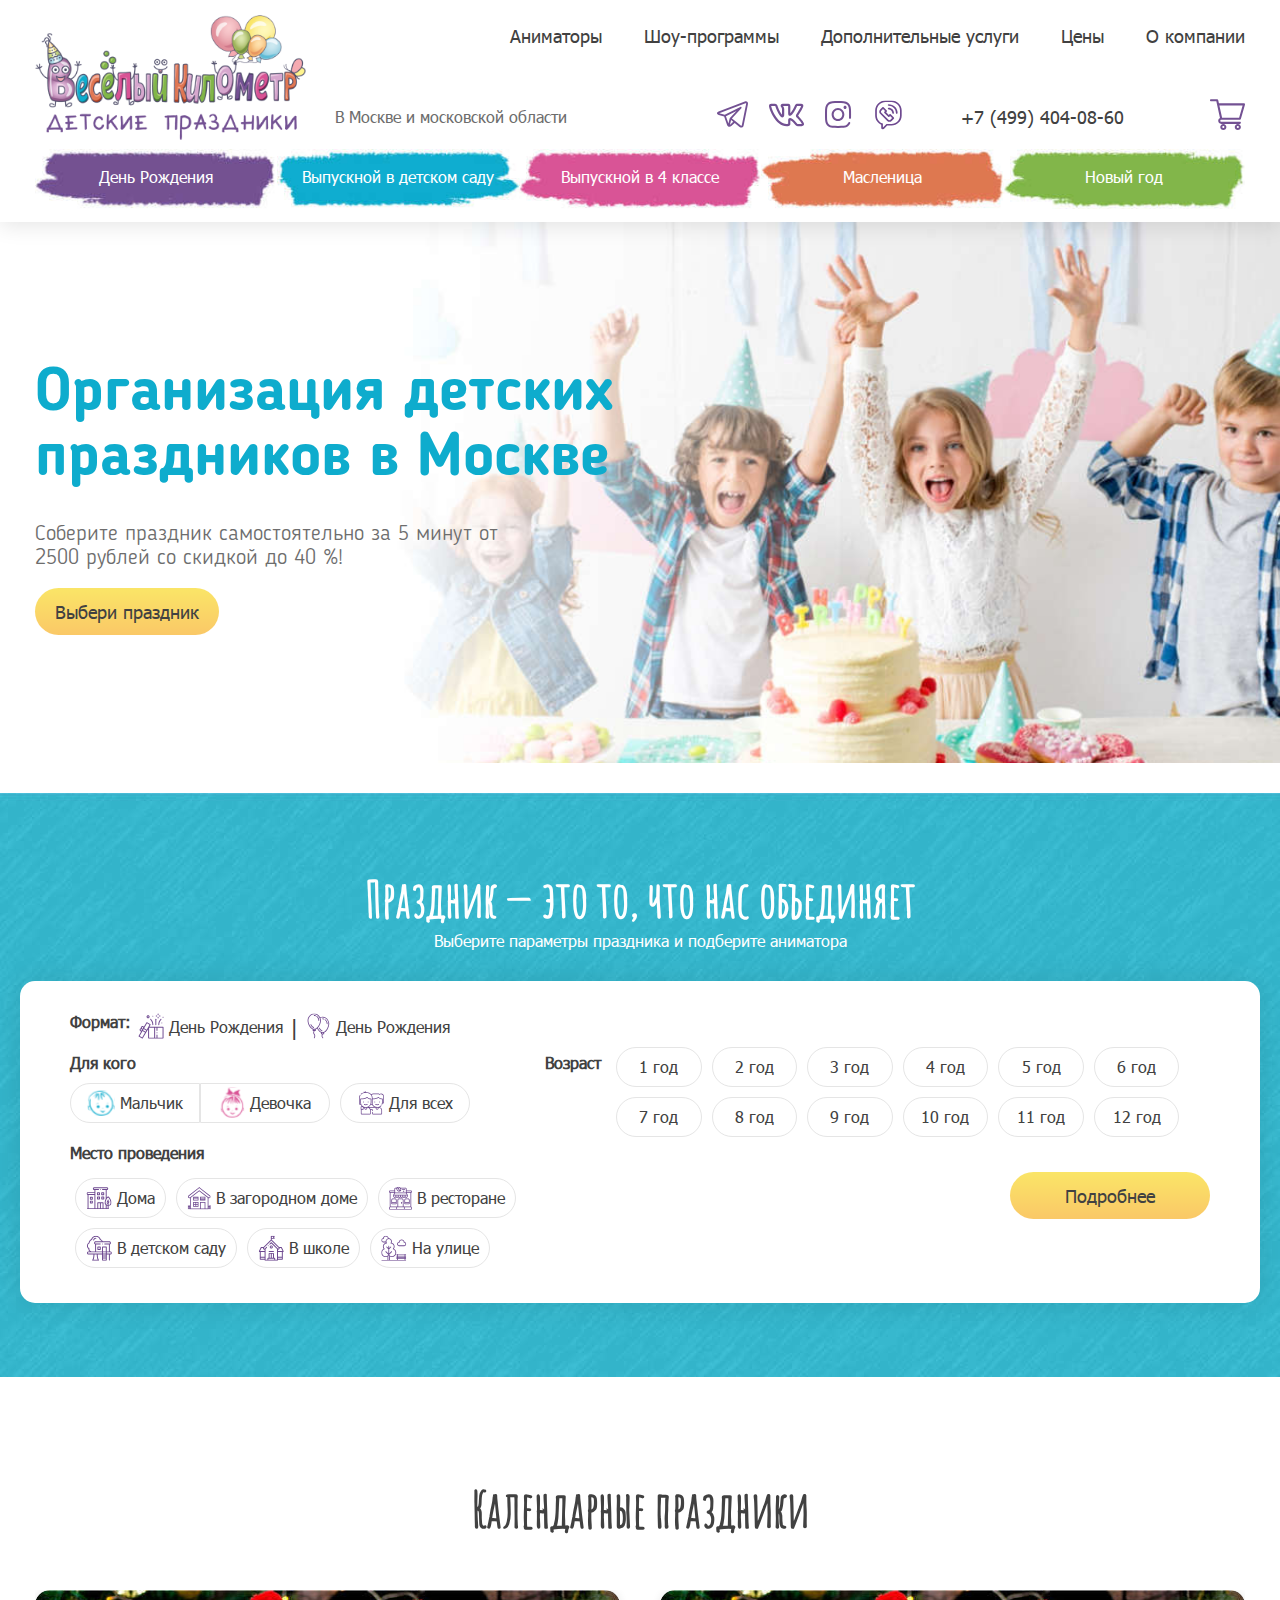
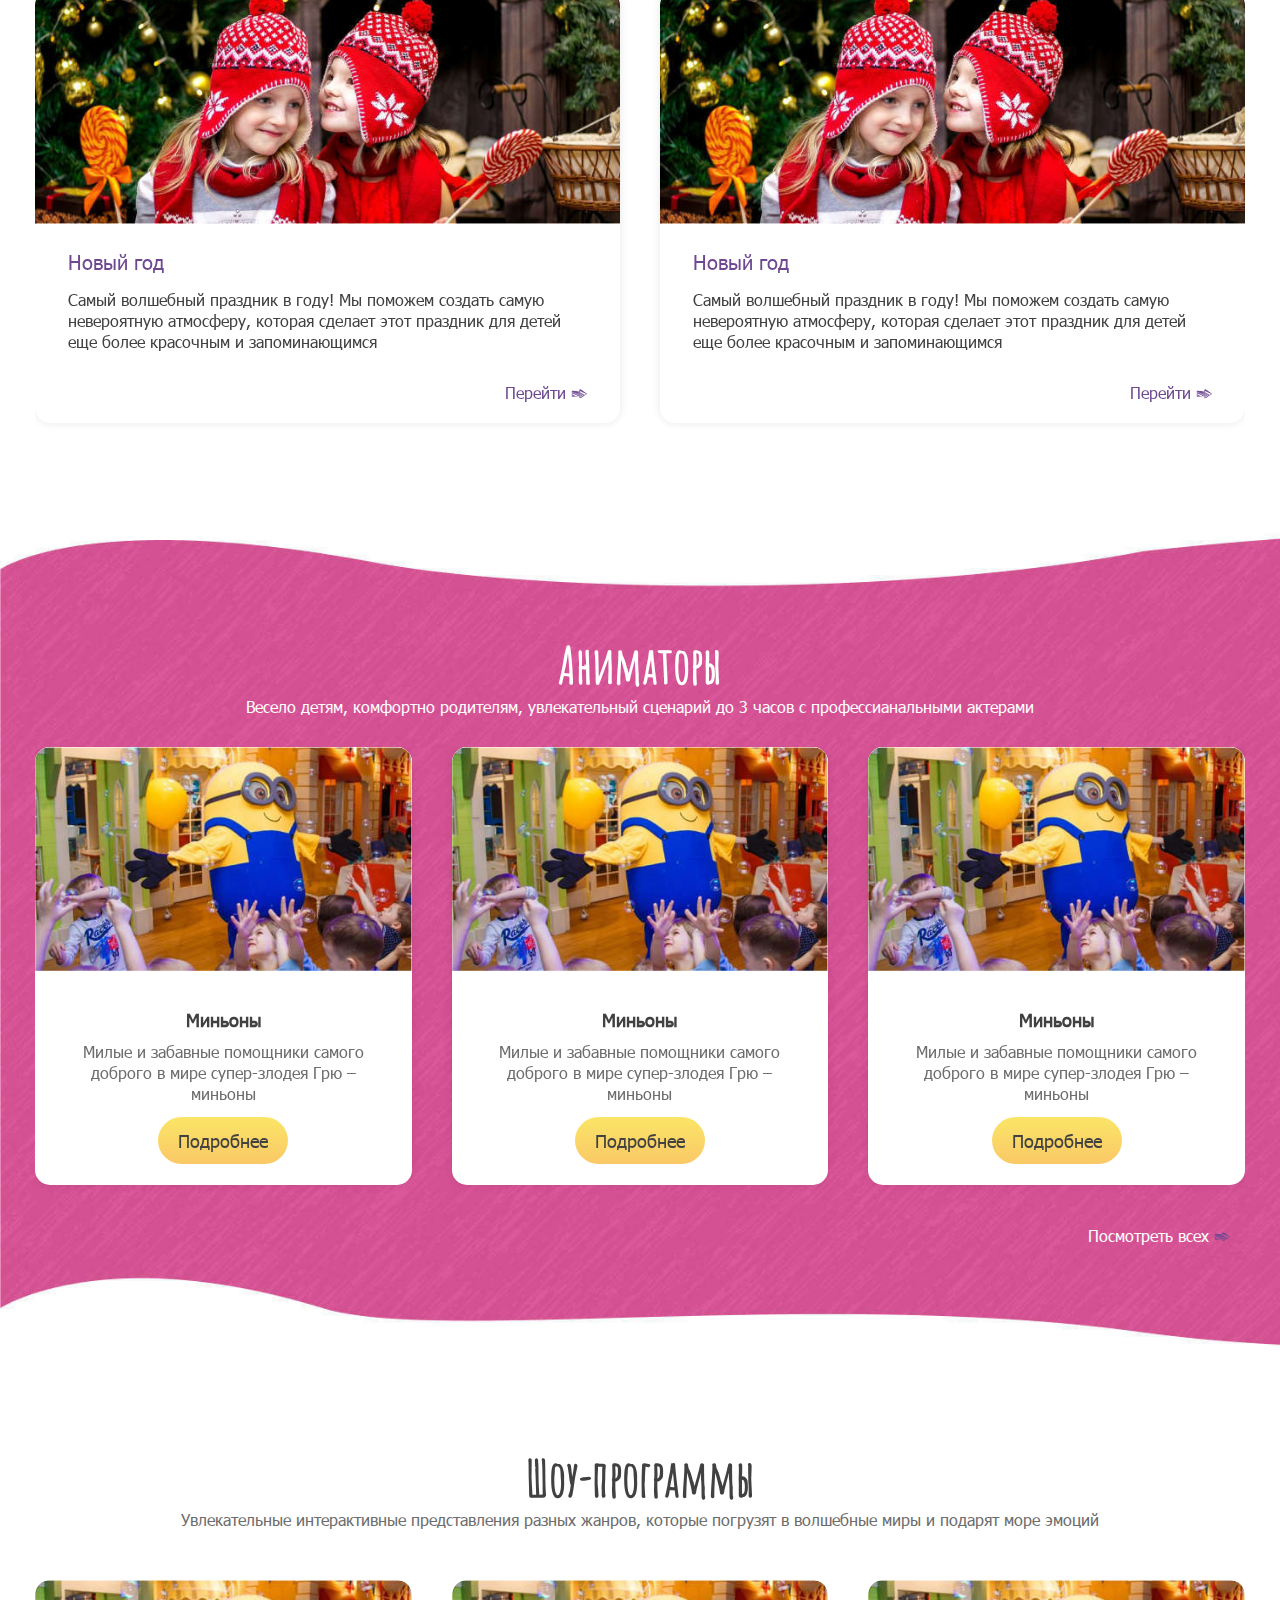
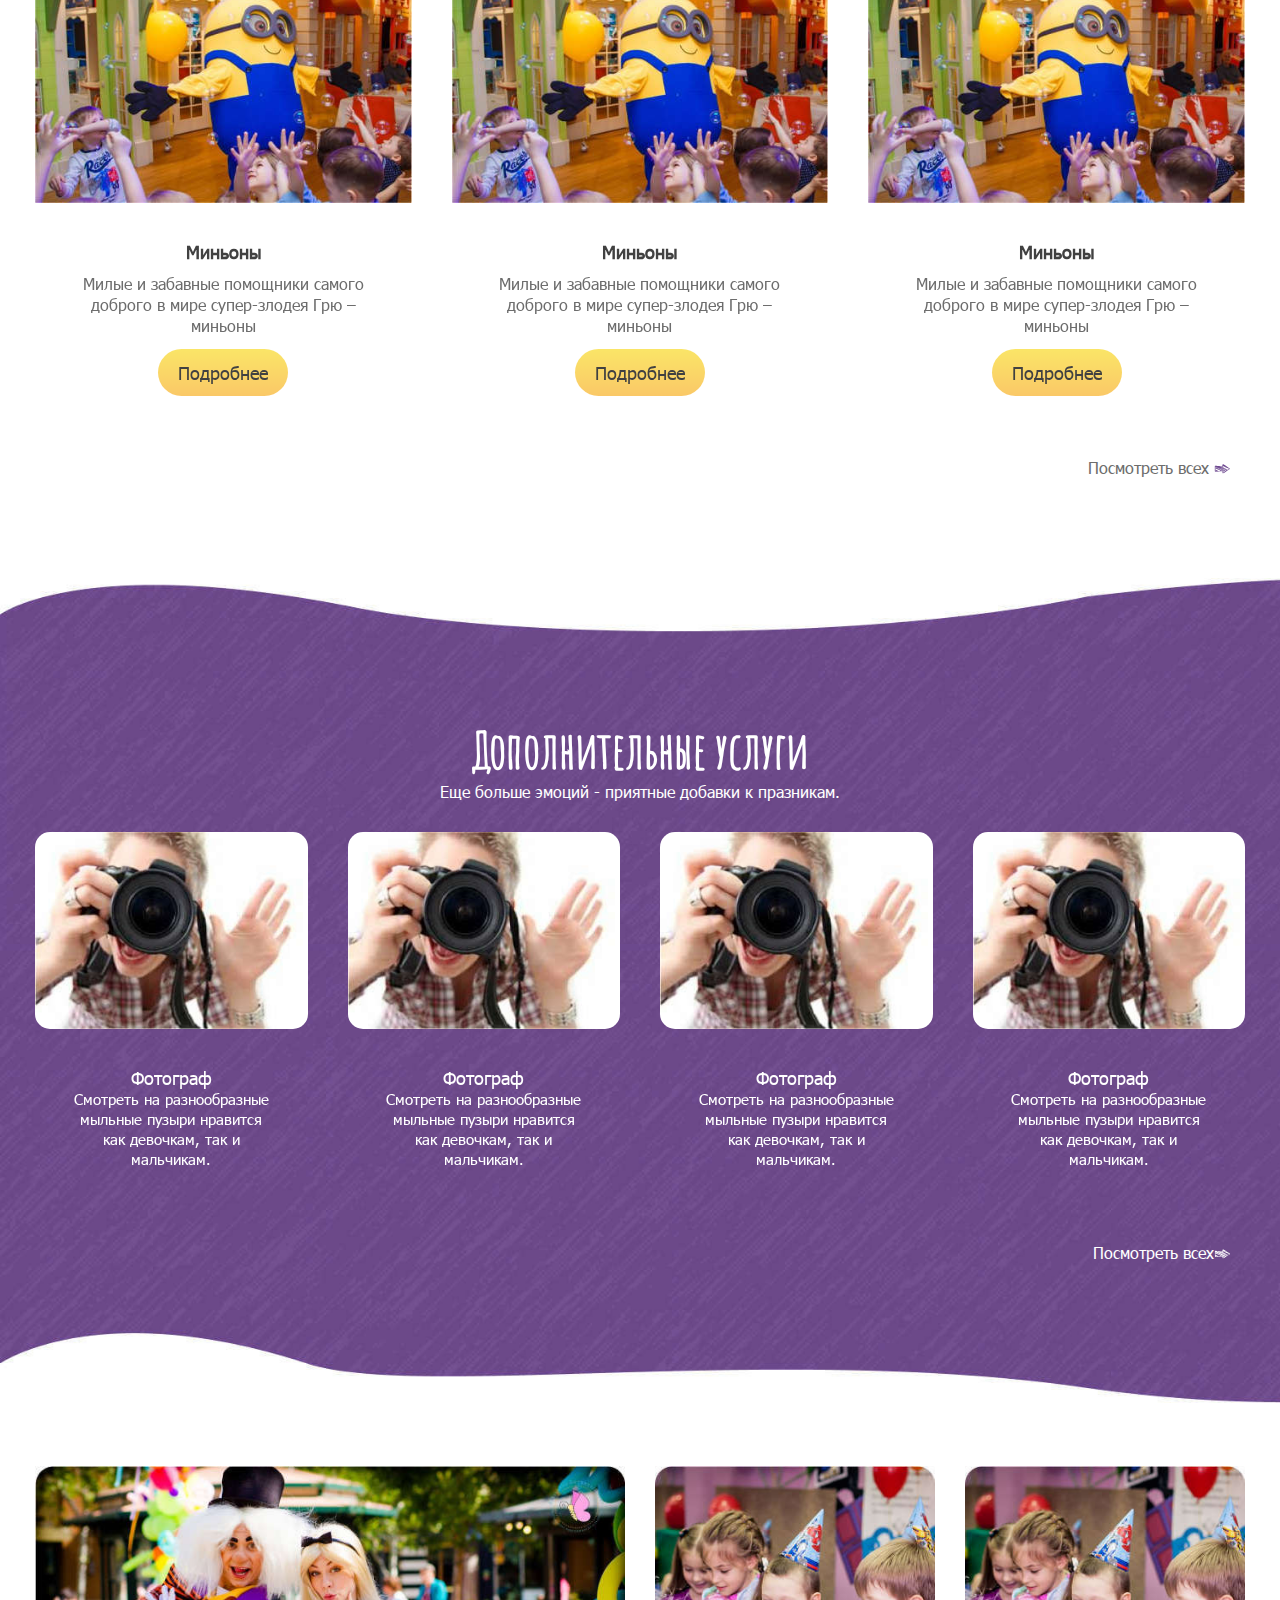
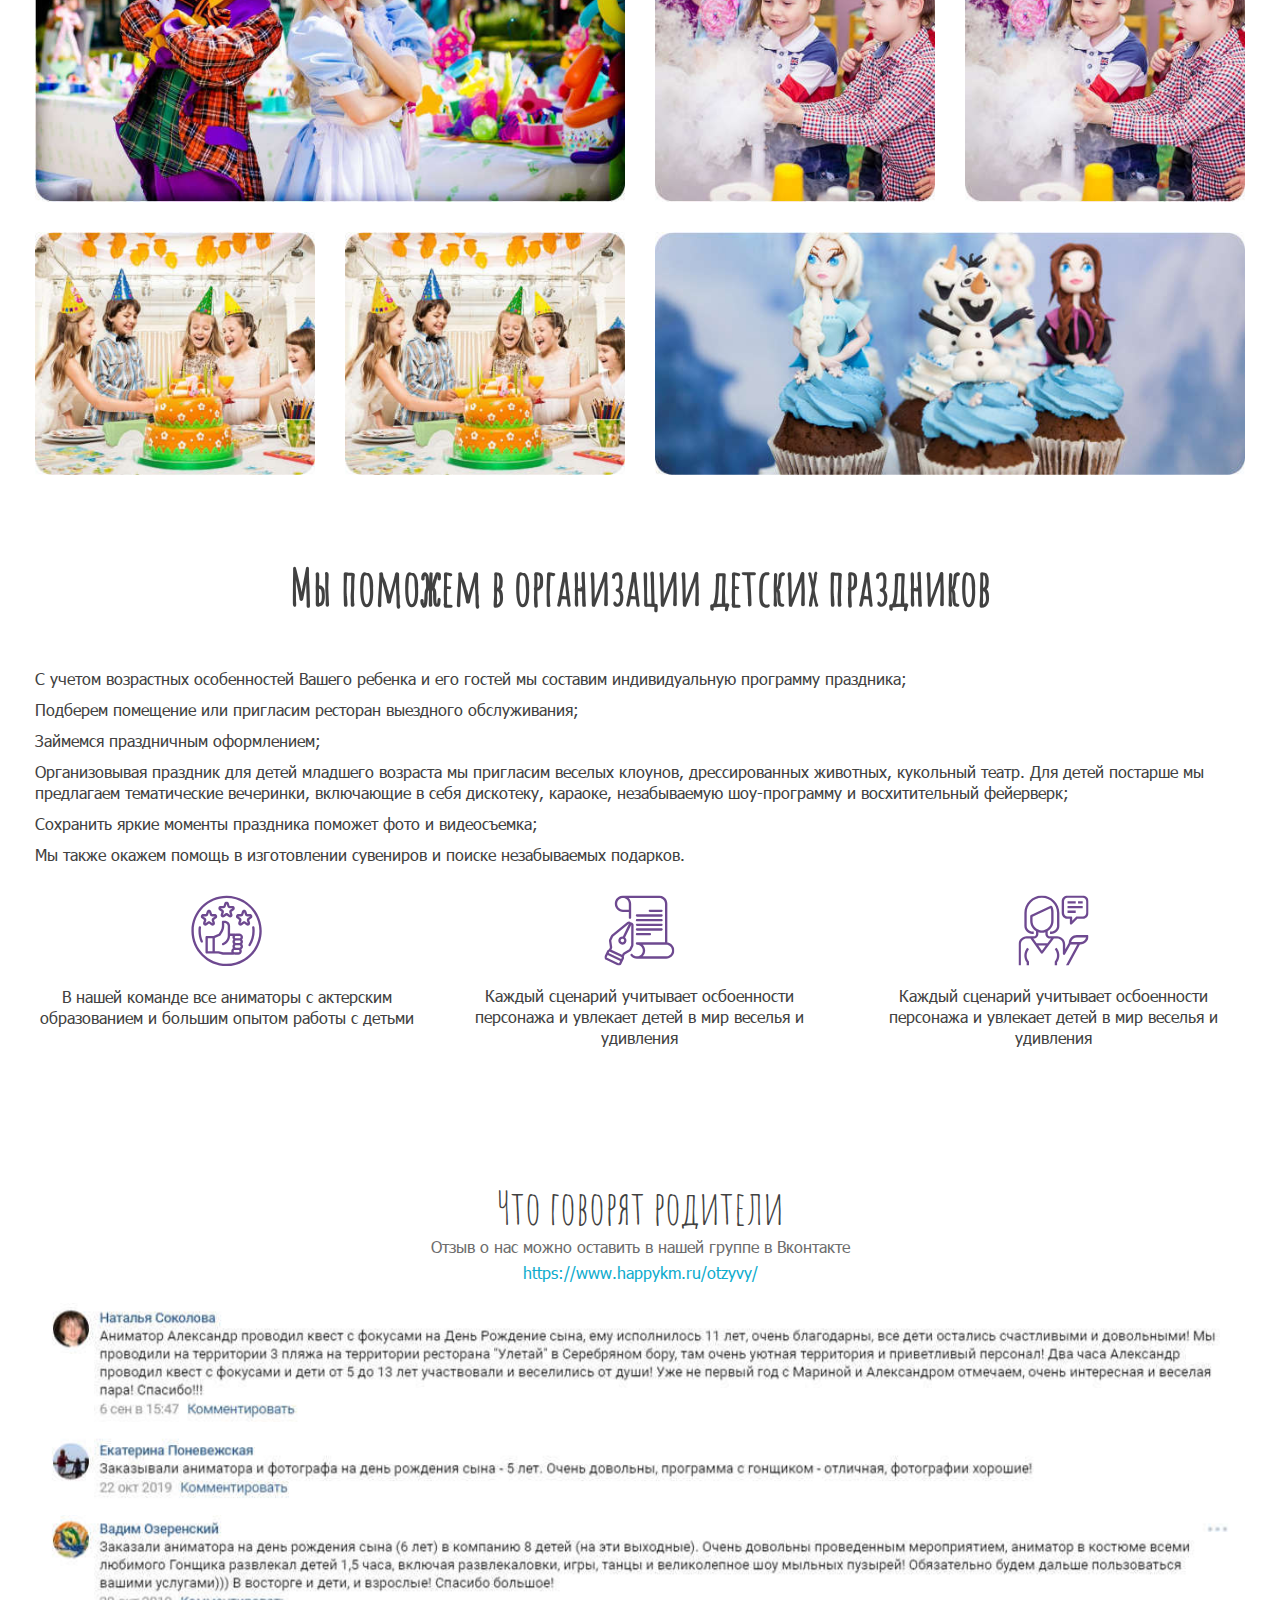
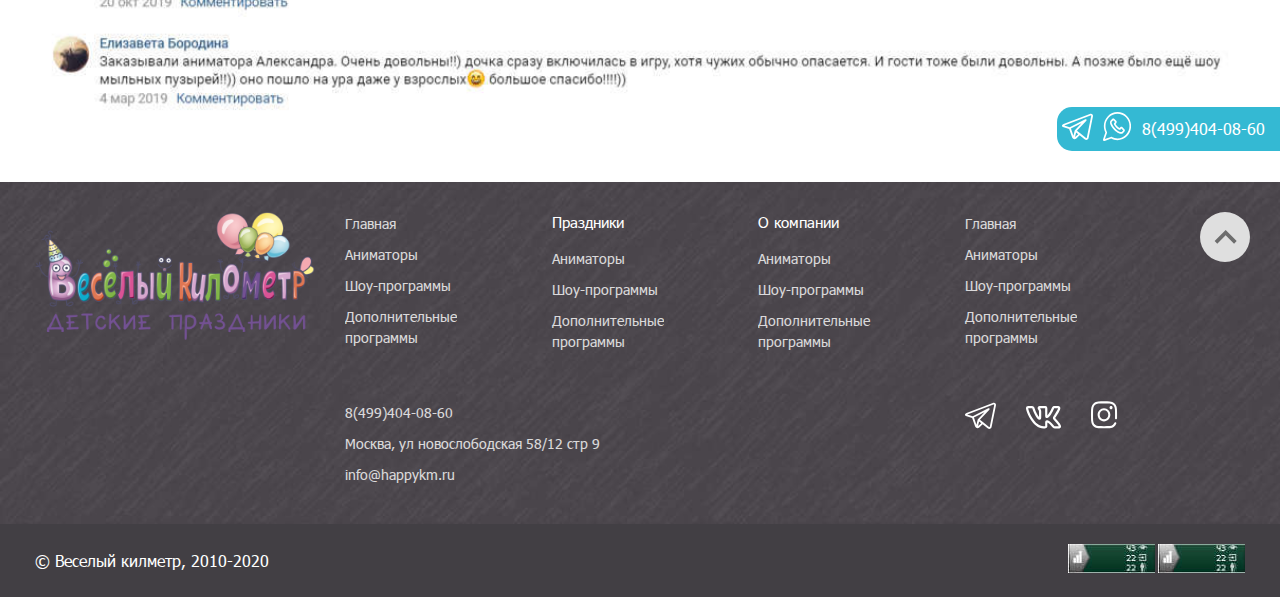
<file: index.html>
<!DOCTYPE html><html lang="en"><head> <meta charset="UTF-8"/> <meta name="viewport" content="width=device-width, initial-scale=1.0"/> <meta http-equiv="X-UA-Compatible" content="ie=edge"/> <title>EN.COM</title> <link rel="stylesheet" href="css/bootstrap-grid.min.css"> <link rel="stylesheet" href="css/slider.css"> <link rel="stylesheet" href="css/style.css"/> <link rel="stylesheet" href="css/footer.css"></head><body> <header class="header" id="header"> <div class="container"> <div class="header__body"> <div class="header__top"> <a href="index.html" class="logo"><img src="images/logo.png" alt=""></a> <div class="menu"> <nav class="menu-top adaptive"> <ul class="menu-list"> <li class="menu-list__item"><a class="menu-list__link" href="">Аниматоры</a></li><li class="menu-list__item"><a class="menu-list__link" href="">Шоу-программы</a></li><li class="menu-list__item"><a class="menu-list__link" href="">Дополнительные услуги</a></li><li class="menu-list__item"><a class="menu-list__link" href="#">Цены</a></li><li class="menu-list__item"><a class="menu-list__link" href="#">О компании</a></li></ul> </nav> <div class="menu-bottom"> <p class="adress">В Москве и московской области</p><ul class="menu-list-center adaptive"> <li class="menu-list__item"><a class="menu-list__link" href="#"><img src="images/icons/telegram.svg" alt=""></a></li><li class="menu-list__item"><a class="menu-list__link" href="#"><img src="images/icons/vk.svg" alt=""></a></li><li class="menu-list__item"><a class="menu-list__link" href="#"><img src="images/icons/instagram.svg" alt=""></a></li><li class="menu-list__item"><a class="menu-list__link" href="#"><img src="images/icons/viber.svg" alt=""></a></li></ul> <li class="phone-item adaptive"><a class="phone-link" href="tel:+74994040860">+7 (499) 404-08-60</a></li><li class="shopping-cart"><a class="menu-list__link" href="#"><img src="images/icons/cart.svg" alt=""></a></li><div class="burger-menu"> <span></span> </div></div></div></div><div class="header__bottom adaptive"> <nav class="menu"> <ul class="menu-list"> <li class="menu-list__item"> <a class="menu-item__link" href="#">День Рождения</a> <img src="images/icons/link-bg.jpg" alt=""> </li><li class="menu-list__item"> <a class="menu-item__link" href="#">Выпускной в детском саду</a> <img src="images/icons/link-bg-2.jpg" alt=""> </li><li class="menu-list__item"> <a class="menu-item__link" href="#">Выпускной в 4 классе</a> <img src="images/icons/link-bg-3.jpg" alt=""> </li><li class="menu-list__item"> <a class="menu-item__link" href="#">Масленица</a> <img src="images/icons/link-bg-4.jpg" alt=""> </li><li class="menu-list__item"> <a class="menu-item__link" href="#">Новый год</a> <img src="images/icons/link-bg-5.jpg" alt=""> </li></ul> </nav> </div><div class="header-mobile-menu"> <ul class="menu"> <li class="menu-list__item"><a href="#" class="menu-list__link">Аниматоры</a></li><li class="menu-list__item"><a href="#" class="menu-list__link">Шоу-программы</a></li><li class="menu-list__item"><a href="#" class="menu-list__link">Дополнительные услуги</a></li><li class="menu-list__item"><a href="#" class="menu-list__link">Цены</a></li><li class="menu-list__item"><a href="#" class="menu-list__link">О компании</a></li></ul> <ul class="socials"> <li><a href="#"><img src="images/icons/telegram.svg" alt=""></a></li><li><a href="#"><img src="images/icons/vk.svg" alt=""></a></li><li><a href="#"><img src="images/icons/instagram.svg" alt=""></a></li><li><a href="#"><img src="images/icons/viber.svg" alt=""></a></li></ul> <a class="tel" href="tel:+7 (499) 404-08-60">+7 (499) 404-08-60</a> <ul class="menu-bottom"> <li><a class="link link-1" href="#">День Рождения</a></li><li><a class="link link-2" href="#">Выпускной в детском саду</a></li><li><a class="link link-3" href="#">Выпускной в 4 классе</a></li><li><a class="link link-4" href="#">Масленица</a></li><li><a class="link link-5" href="#">Новый год</a></li></ul> </div></div></div></header> <section class="banner"> <div class="col-12 banner-col"> <div class="banner__img"> <img src="images/mob-photo.jpg" alt=""> </div></div><div class="container"> <div class="row"> <div class="col-lg-6 col-12"> <div class="banner__text"> <h1 class="banner__title"> Организация детских праздников в Москве </h1> <p class="banner__text"> Соберите праздник самостоятельно за 5 минут от <br>2500 рублей со скидкой до 40 %! </p><a class="banner__select" href="#"> Выбери праздник </a> </div></div></div></div></section> <section class="filter"> <div class="container"> <div class="row"> <div class="col-12"> <div class="title__text"> <h1 class="title">Праздник — это то, что нас объединяет</h1> <p class="text">Выберите параметры праздника и подберите аниматора</p></div></div></div><div class="row"> <div class="col-12"> <div class="filter__block row justify-content-between"> <div class="filter-format filter-col col-12"> <p class="format">Формат:</p><div class="format-block"> <img src="images/icons/birtday.svg" alt=""> <p class="text"> День Рождения </p></div><span>|</span> <div class="format-block"> <img src="images/icons/baloon.svg" alt=""> <p class="text"> День Рождения </p></div></div><div class="select-boy col-lg-5 filter-col"> <p class="format">Для кого</p><div class="men-or-woman"> <input type="radio" name="sex" id="boy"> <label class="label" for="boy"> <img src="images/icons/men.svg" alt=""> <p>Мальчик</p></label> <input type="radio" name="sex" id="girl"> <label class="label" for="girl"> <img src="images/icons/girl.svg" alt=""> <p>Девочка</p></label> <input type="radio" name="sex" id="all"> <label class="label" for="all"> <img src="images/icons/all.svg" alt=""> <p>Для всех</p></label> </div></div><div class="select-years filter-col col-lg-7"> <p class="format"> Возраст </p><div class="years"> <input type="radio" name="year" id="1"> <label class="label" for="1"> <p>1 год</p></label> <input type="radio" name="year" id="2"> <label class="label" for="2"> <p>2 год</p></label> <input type="radio" name="year" id="3"> <label class="label" for="3"> <p>3 год</p></label> <input type="radio" name="year" id="4"> <label class="label" for="4"> <p>4 год</p></label> <input type="radio" name="year" id="5"> <label class="label" for="5"> <p>5 год</p></label> <input type="radio" name="year" id="6"> <label class="label" for="6"> <p>6 год</p></label> <input type="radio" name="year" id="7"> <label class="label" for="7"> <p>7 год</p></label> <input type="radio" name="year" id="8"> <label class="label" for="8"> <p>8 год</p></label> <input type="radio" name="year" id="9"> <label class="label" for="9"> <p>9 год</p></label> <input type="radio" name="year" id="10"> <label class="label" for="10"> <p>10 год</p></label> <input type="radio" name="year" id="11"> <label class="label" for="11"> <p>11 год</p></label> <input type="radio" name="year" id="12"> <label class="label" for="12"> <p>12 год</p></label> </div></div><div class="select-adresses filter-col col-lg-6"> <p class="format"> Место проведения </p><div class="select-adress"> <input name="adress" id="flat" type="radio"> <label for="flat"> <img src="images/icons/home.svg" alt=""> <p>Дома</p></label> <input name="adress" id="house" type="radio"> <label for="house"> <img src="images/icons/house.svg" alt=""> <p>В загородном доме</p></label> <input name="adress" id="restoran" type="radio"> <label for="restoran"> <img src="images/icons/restoran.svg" alt=""> <p>В ресторане</p></label> <input name="adress" id="kindergarden" type="radio"> <label for="kindergarden"> <img src="images/icons/thee house.svg" alt=""> <p>В детском саду</p></label> <input name="adress" id="school" type="radio"> <label for="school"> <img src="images/icons/school.svg" alt=""> <p>В школе</p></label> <input name="adress" id="park" type="radio"> <label for="park"> <img src="images/icons/park.svg" alt=""> <p>На улице</p></label> </div></div><div class="select-mobile filter-col col-6"> <div class="format"> Возраст: </div><div class="select-years-mobile"> <select name="" id=""> <option value="1">1</option> <option value="2">2</option> <option value="3">3</option> <option value="4">4</option> <option value="5">5</option> <option value="6">6</option> <option value="7">7</option> <option value="8">8</option> <option value="9">9</option> <option value="10">10</option> <option value="11">11</option> <option value="12">12</option> </select> </div></div><div class="select-mobile filter-col col-6"> <div class="format"> Место проведения: </div><div class="select-adress-mobile"> <select name="#" id=""> <option value="#"><img src="images/icons/home.svg" alt="">Дома</option> <option value="#">В загородном доме</option> <option value="#">В ресторане</option> <option value="#">В детском саду</option> <option value="#">В школе</option> <option value="#">На улице</option> </select> </div></div><div class="submit col-lg-6 filter-col"> <button type="submit">Подробнее</button> </div></div></div></div></div></section> <section class="calendar"> <div class="container"> <div class="row"> <div class="col-12"> <div class="title__text"> <h1 class="title">Календарные праздники</h1> </div></div></div><div class="swiper-container calendar-slider"> <div class="swiper-wrapper"> <div class="swiper-slide"> <div class="calendar-post"> <img class="calendar-img" src="images/calendar.jpg" alt=""> <div class="calendar-text"> <a class="title" href="#">Новый год</a> <p class="text"> Самый волшебный праздник в году! Мы поможем создать самую невероятную атмосферу, которая сделает этот праздник для детей еще более красочным и запоминающимся </p><div class="go-to"> <a href="#" class="go-to">Перейти <img src="images/icons/arrow-right.svg" alt=""></a> </div></div></div></div><div class="swiper-slide"> <div class="calendar-post"> <img class="calendar-img" src="images/calendar.jpg" alt=""> <div class="calendar-text"> <a class="title" href="#">Новый год</a> <p class="text"> Самый волшебный праздник в году! Мы поможем создать самую невероятную атмосферу, которая сделает этот праздник для детей еще более красочным и запоминающимся </p><div class="go-to"> <a href="#" class="go-to">Перейти <img src="images/icons/arrow-right.svg" alt=""></a> </div></div></div></div><div class="swiper-slide"> <div class="calendar-post"> <img class="calendar-img" src="images/calendar.jpg" alt=""> <div class="calendar-text"> <a class="title" href="#">Новый год</a> <p class="text"> Самый волшебный праздник в году! Мы поможем создать самую невероятную атмосферу, которая сделает этот праздник для детей еще более красочным и запоминающимся </p><div class="go-to"> <a href="#" class="go-to">Перейти <img src="images/icons/arrow-right.svg" alt=""></a> </div></div></div></div></div></div></div></section> <section class="animation"> <div class="container"> <div class="row"> <div class="col-12"> <div class="title__text"> <h1 class="title">Аниматоры</h1> <p class="text"> Весело детям, комфортно родителям, увлекательный сценарий до 3 часов с профессианальными актерами </p></div></div></div><div class="swiper-container animation-slider"> <div class="swiper-wrapper"> <div class="swiper-slide"> <div class="animator-post"> <img src="images/mini.jpg" alt="" class="animator-img"> <div class="animator-text"> <h4 class="title">Миньоны</h4> <p class="text"> Милые и забавные помощники самого доброго в мире супер-злодея Грю – миньоны </p><a href="#" class="go-to">Подробнее</a> </div></div></div><div class="swiper-slide"> <div class="animator-post"> <img src="images/mini.jpg" alt="" class="animator-img"> <div class="animator-text"> <h4 class="title">Миньоны</h4> <p class="text"> Милые и забавные помощники самого доброго в мире супер-злодея Грю – миньоны </p><a href="#" class="go-to">Подробнее</a> </div></div></div><div class="swiper-slide"> <div class="animator-post"> <img src="images/mini.jpg" alt="" class="animator-img"> <div class="animator-text"> <h4 class="title">Миньоны</h4> <p class="text"> Милые и забавные помощники самого доброго в мире супер-злодея Грю – миньоны </p><a href="#" class="go-to">Подробнее</a> </div></div></div></div></div><div class="col-12"> <div class="go-to"> <a href="#" class="go-to">Посмотреть всех<img src="images/icons/arrow-right.svg" alt=""></a> </div></div></div></section> <div class="show animation"> <div class="container"> <div class="row"> <div class="col-12"> <div class="title__text"> <h1 class="title">Шоу-программы</h1> <p class="text"> Увлекательные интерактивные представления разных жанров, которые погрузят в волшебные миры и подарят море эмоций </p></div></div></div><div class="swiper-container animation-slider"> <div class="swiper-wrapper"> <div class="swiper-slide"> <div class="animator-post"> <img src="images/mini.jpg" alt="" class="animator-img"> <div class="animator-text"> <h4 class="title">Миньоны</h4> <p class="text"> Милые и забавные помощники самого доброго в мире супер-злодея Грю – миньоны </p><a href="#" class="go-to">Подробнее</a> </div></div></div><div class="swiper-slide"> <div class="animator-post"> <img src="images/mini.jpg" alt="" class="animator-img"> <div class="animator-text"> <h4 class="title">Миньоны</h4> <p class="text"> Милые и забавные помощники самого доброго в мире супер-злодея Грю – миньоны </p><a href="#" class="go-to">Подробнее</a> </div></div></div><div class="swiper-slide"> <div class="animator-post"> <img src="images/mini.jpg" alt="" class="animator-img"> <div class="animator-text"> <h4 class="title">Миньоны</h4> <p class="text"> Милые и забавные помощники самого доброго в мире супер-злодея Грю – миньоны </p><a href="#" class="go-to">Подробнее</a> </div></div></div></div></div><div class="col-12"> <div class="go-to"> <a href="#" class="go-to">Посмотреть всех<img src="images/icons/arrow-right.svg" alt=""></a> </div></div></div></div><div class="uprage"> <div class="container"> <div class="row"> <div class="col-12"> <div class="title__text"> <h1 class="title">Дополнительные услуги</h1> <p class="text"> Еще больше эмоций - приятные добавки к празникам. </p></div></div></div><div class="swiper-container uprage-slider"> <div class="swiper-wrapper"> <div class="swiper-slide"> <div class="uprage-post"> <img src="images/uprage.jpg" alt="" class="uprage-img"> <div class="uprage-text"> <div class="title">Фотограф</div><div class="text"> Смотреть на разнообразные мыльные пузыри нравится как девочкам, так и мальчикам. </div></div></div></div><div class="swiper-slide"> <div class="uprage-post"> <img src="images/uprage.jpg" alt="" class="uprage-img"> <div class="uprage-text"> <div class="title">Фотограф</div><div class="text"> Смотреть на разнообразные мыльные пузыри нравится как девочкам, так и мальчикам. </div></div></div></div><div class="swiper-slide"> <div class="uprage-post"> <img src="images/uprage.jpg" alt="" class="uprage-img"> <div class="uprage-text"> <div class="title">Фотограф</div><div class="text"> Смотреть на разнообразные мыльные пузыри нравится как девочкам, так и мальчикам. </div></div></div></div><div class="swiper-slide"> <div class="uprage-post"> <img src="images/uprage.jpg" alt="" class="uprage-img"> <div class="uprage-text"> <div class="title">Фотограф</div><div class="text"> Смотреть на разнообразные мыльные пузыри нравится как девочкам, так и мальчикам. </div></div></div></div><div class="swiper-slide"> <div class="uprage-post"> <img src="images/uprage.jpg" alt="" class="uprage-img"> <div class="uprage-text"> <div class="title">Фотограф</div><div class="text"> Смотреть на разнообразные мыльные пузыри нравится как девочкам, так и мальчикам. </div></div></div></div></div></div><div class="col-12"> <div class="go-to"> <a href="#" class="go-to">Посмотреть всех<img src="images/icons/arrow-right-2.svg" alt=""></a> </div></div></div></div><section class="galery"> <div class="container"> <div class="row"> <div class="col-12"> <div class="title__text"> <h1 class="title">Галерея</h1> </div></div></div><div class="row"> <div class="col-gal col-md-6"> <div class="galery-img"> <img src="images/gal.jpg" alt=""> </div></div><div class="col-gal col-md-3"> <div class="galery-img"> <img src="images/up-2.jpg" alt=""> </div></div><div class="col-gal col-md-3"> <div class="galery-img"> <img src="images/up-2.jpg" alt=""> </div></div><div class="col-gal col-md-3"> <div class="galery-img"> <img src="images/left.jpg" alt=""> </div></div><div class="col-gal col-md-3"> <div class="galery-img"> <img src="images/left.jpg" alt=""> </div></div><div class="col-gal col-md-6"> <div class="galery-img"> <img src="images/elsa.jpg" alt=""> </div></div></div></div></section> <section class="about"> <div class="container"> <div class="row"> <div class="col-12"> <div class="title__text"> <h1 class="title">Мы поможем в организации детских праздников</h1> </div></div></div><div class="row"> <div class="col-12"> <div class="about-text-block"> <p class="about-text"> С учетом возрастных особенностей Вашего ребенка и его гостей мы составим индивидуальную программу праздника; </p><p class="about-text"> Подберем помещение или пригласим ресторан выездного обслуживания; </p><p class="about-text"> Займемся праздничным оформлением; </p><p class="about-text"> Организовывая праздник для детей младшего возраста мы пригласим веселых клоунов, дрессированных животных, кукольный театр. Для детей постарше мы предлагаем тематические вечеринки, включающие в себя дискотеку, караоке, незабываемую шоу-программу и восхитительный фейерверк; </p><p class="about-text"> Сохранить яркие моменты праздника поможет фото и видеосъемка; </p><p class="about-text"> Мы также окажем помощь в изготовлении сувениров и поиске незабываемых подарков. </p></div></div><div class="col-md-4"> <div class="about-block"> <div class="about-img"><img src="images/icons/outline.svg" alt=""></div><h5 class="title"> В нашей команде все аниматоры с актерским образованием и большим опытом работы с детьми </h5> </div></div><div class="col-md-4"> <div class="about-block"> <div class="about-img"><img src="images/icons/script 1.svg" alt=""></div><h5 class="title"> Каждый сценарий учитывает осбоенности персонажа и увлекает детей в мир веселья и удивления </h5> </div></div><div class="col-md-4"> <div class="about-block"> <div class="about-img"><img src="images/icons/support 1.svg" alt=""></div><h5 class="title"> Каждый сценарий учитывает осбоенности персонажа и увлекает детей в мир веселья и удивления </h5> </div></div></div></div></section> <section class="review"> <div class="container"> <div class="row"> <div class="col-12"> <div class="rewiew__title"> <div class="title">Что говорят родители</div><p class="text"> Отзыв о нас можно оставить в нашей группе в Вконтакте<br><a href="https://www.happykm.ru/otzyvy/">https://www.happykm.ru/otzyvy/</a> </p></div></div></div><div class="row"> <div class="col-12"> <img src="images/rewi.jpg" alt=""> </div></div></div></section> <div class="contact-1 contacts-box"> <a href="#"><img src="images/icons/telegram-2.svg" alt=""></a> <a href="#"><img src="images/icons/whatsap.svg" alt=""></a> <a href="tel:84994040860">8(499)404-08-60</a></div><footer class="footer-1"> <div class="container"> <div class="row"> <div class="col-md-3 col-8"> <div class="logo"> <img src="../images/logo.png" alt=""> </div></div><div class="col-md-2"> <ul class="menu-list"> <li class="menu-list__item"><a href="" class="menu-list__link">Главная </a></li><li class="menu-list__item"><a href="" class="menu-list__link">Аниматоры</a></li><li class="menu-list__item"><a href="" class="menu-list__link">Шоу-программы</a></li><li class="menu-list__item"><a href="" class="menu-list__link">Дополнительные программы</a></li></ul> </div><div class="col-md-2"> <ul class="menu-list"> <p class="title">Праздники</p><li class="menu-list__item"><a href="" class="menu-list__link">Аниматоры</a></li><li class="menu-list__item"><a href="" class="menu-list__link">Шоу-программы</a></li><li class="menu-list__item"><a href="" class="menu-list__link">Дополнительные программы</a></li></ul> </div><div class="col-md-2"> <ul class="menu-list"> <p class="title"> О компании </p><li class="menu-list__item"><a href="" class="menu-list__link">Аниматоры</a></li><li class="menu-list__item"><a href="" class="menu-list__link">Шоу-программы</a></li><li class="menu-list__item"><a href="" class="menu-list__link">Дополнительные программы</a></li></ul> </div><div class="col-md-2"> <ul class="menu-list"> <li class="menu-list__item"><a href="" class="menu-list__link">Главная </a></li><li class="menu-list__item"><a href="" class="menu-list__link">Аниматоры</a></li><li class="menu-list__item"><a href="" class="menu-list__link">Шоу-программы</a></li><li class="menu-list__item"><a href="" class="menu-list__link">Дополнительные программы</a></li></ul> </div><div class="col-md-1 col-4 top-box"> <a href="#header" class="top"> <img src="images/icons/top.svg" alt=""> </a> </div></div><div class="row footer-row-2"> <div class="col-lg-3"> </div><div class="col-lg-4"> <ul class="menu-list"> <li class="menu-list__item"><a href="tel:84994040860" class="menu-list__link">8(499)404-08-60 </a></li><li class="menu-list__item"><a href="" class="menu-list__link"> Москва, ул новослободская 58/12 стр 9</a></li><li class="menu-list__item"><a href="mailto:info@happykm.ru" class="menu-list__link"> info@happykm.ru</a></li></ul> </div><div class="col-lg-2"> </div><div class="col-lg-3"> <div class="social"> <a href="#"><img src="images/icons/telegram-2.svg" alt=""></a> <a href="#"><img src="images/icons/vk-2.svg" alt=""></a> <a href="#"><img src="images/icons/instagram-2.svg" alt=""></a> </div></div><div class="col-4 analitic"> <img src="images/icons/ana.jpg" alt=""> </div><div class="col-4 analitic"> <img src="images/icons/ana.jpg" alt=""> </div></div></div></footer><footer class="footer-2"> <div class="container"> <div class="row justify-content-between align-items-center"> <div class="col-md-3"> <p class="license"> © Веселый килметр, 2010-2020 </p></div><div class="col-md-2 d-flex justify-content-between"> <div class="analitic"> <img src="images/icons/ana.jpg" alt=""> </div><div class="analitic"> <img src="images/icons/ana.jpg" alt=""> </div></div></div></div></footer> <script src="js/jquery.js"></script> <script src="js/slider.js"></script> <script src="js/main.js"></script></body></html>
</file>
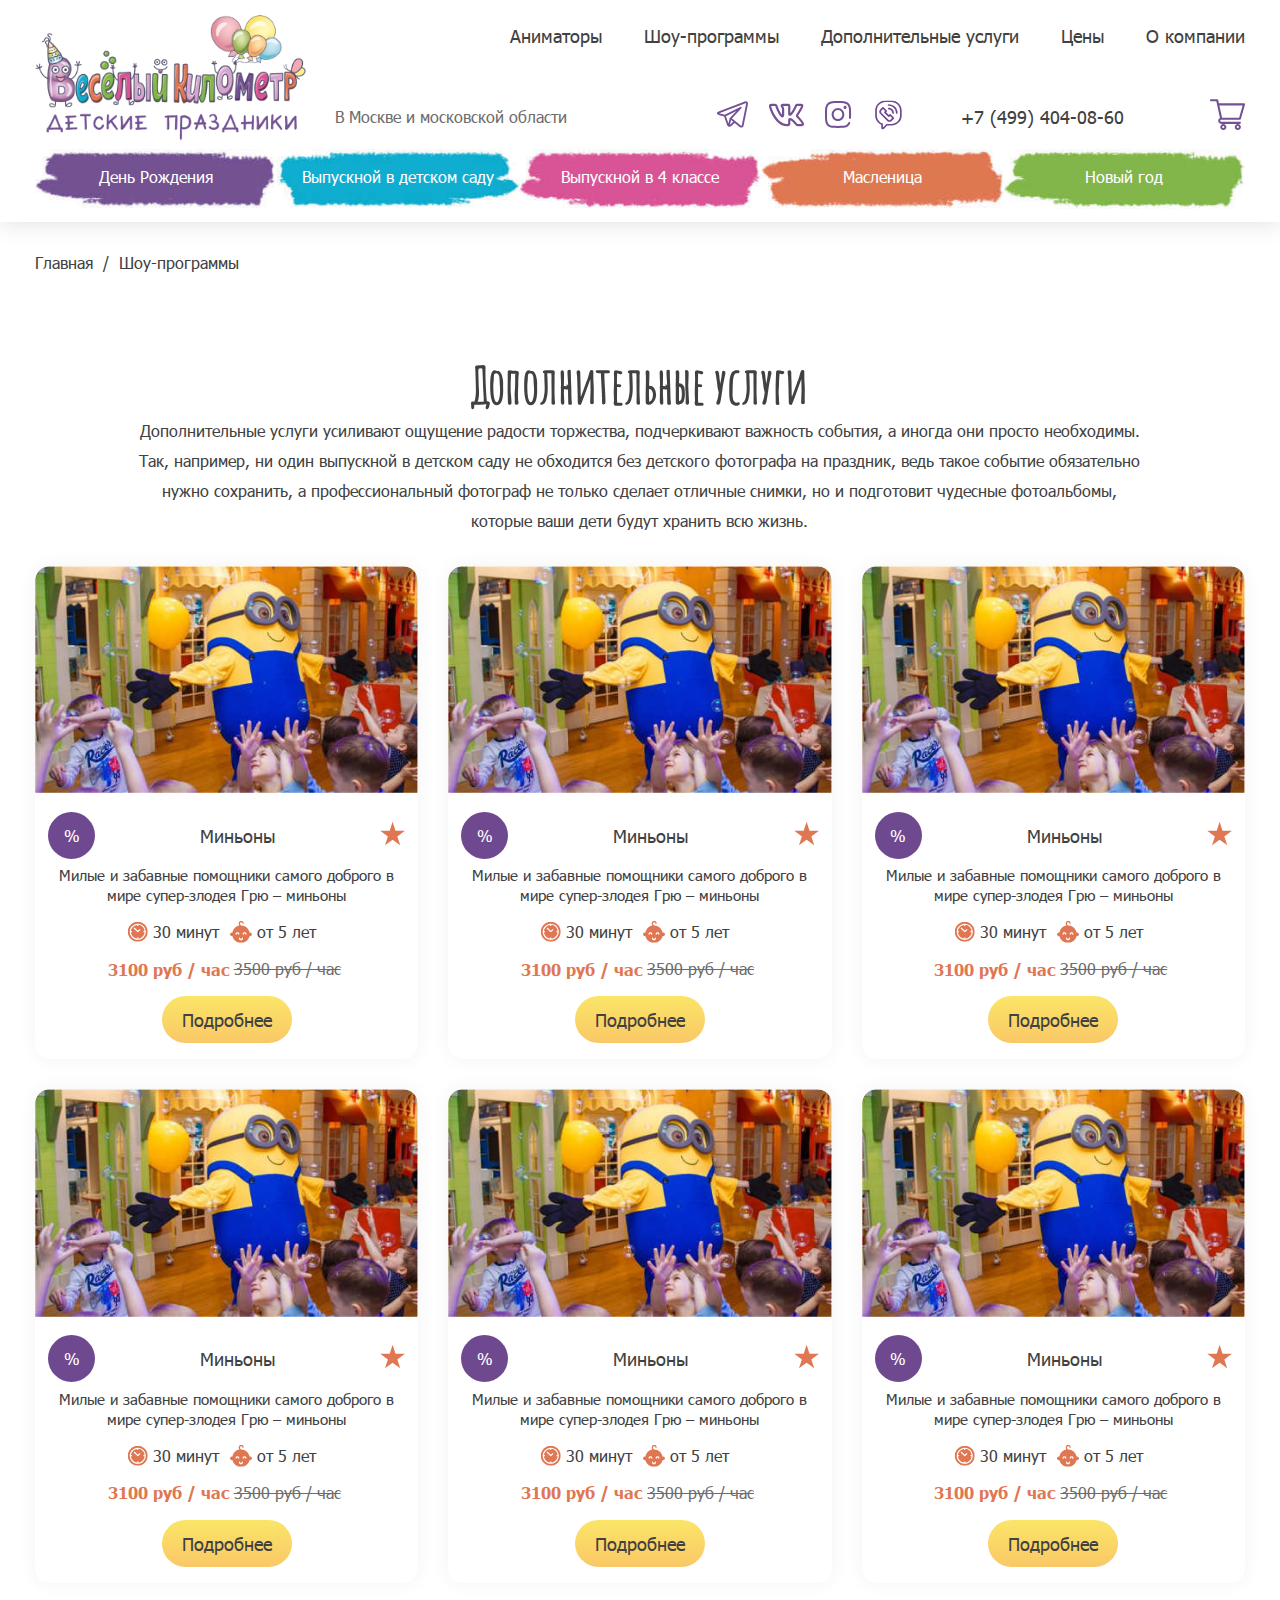
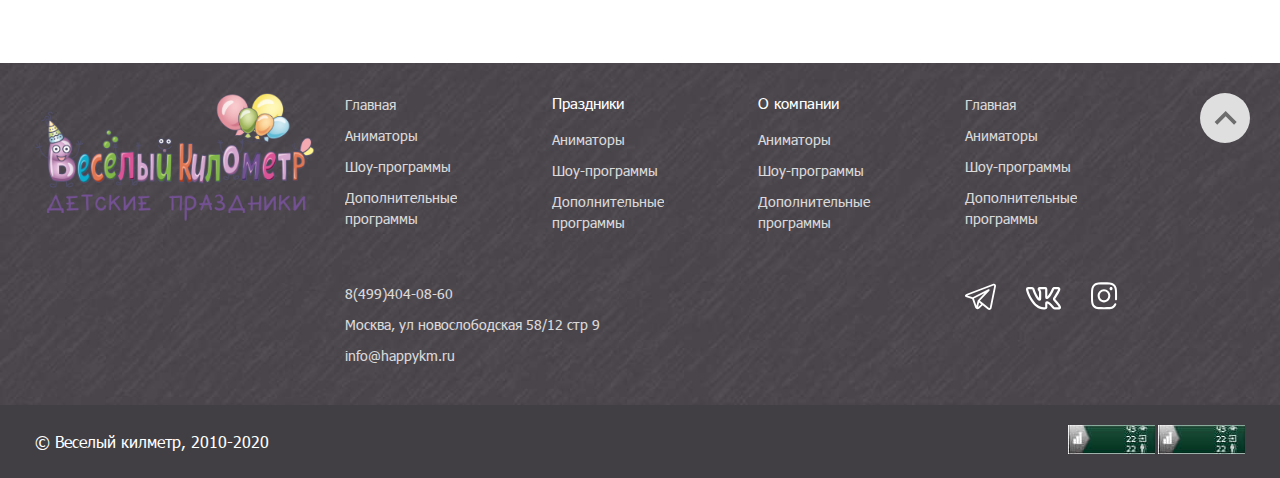
<file: add-servise.html>
<!DOCTYPE html><html lang="en"><head> <meta charset="UTF-8"/> <meta name="viewport" content="width=device-width, initial-scale=1.0"/> <meta http-equiv="X-UA-Compatible" content="ie=edge"/> <title>EN.COM</title> <link rel="stylesheet" href="css/bootstrap-grid.min.css"> <link rel="stylesheet" href="css/slider.css"> <link rel="stylesheet" href="css/style.css"/> <link rel="stylesheet" href="css/footer.css"></head><body> <header class="header" id="header"> <div class="container"> <div class="header__body"> <div class="header__top"> <a href="index.html" class="logo"><img src="images/logo.png" alt=""></a> <div class="menu"> <nav class="menu-top adaptive"> <ul class="menu-list"> <li class="menu-list__item"><a class="menu-list__link" href="">Аниматоры</a></li><li class="menu-list__item"><a class="menu-list__link" href="">Шоу-программы</a></li><li class="menu-list__item"><a class="menu-list__link" href="">Дополнительные услуги</a></li><li class="menu-list__item"><a class="menu-list__link" href="#">Цены</a></li><li class="menu-list__item"><a class="menu-list__link" href="#">О компании</a></li></ul> </nav> <div class="menu-bottom"> <p class="adress">В Москве и московской области</p><ul class="menu-list-center adaptive"> <li class="menu-list__item"><a class="menu-list__link" href="#"><img src="images/icons/telegram.svg" alt=""></a></li><li class="menu-list__item"><a class="menu-list__link" href="#"><img src="images/icons/vk.svg" alt=""></a></li><li class="menu-list__item"><a class="menu-list__link" href="#"><img src="images/icons/instagram.svg" alt=""></a></li><li class="menu-list__item"><a class="menu-list__link" href="#"><img src="images/icons/viber.svg" alt=""></a></li></ul> <li class="phone-item adaptive"><a class="phone-link" href="tel:+74994040860">+7 (499) 404-08-60</a></li><li class="shopping-cart"><a class="menu-list__link" href="#"><img src="images/icons/cart.svg" alt=""></a></li><div class="burger-menu"> <span></span> </div></div></div></div><div class="header__bottom adaptive"> <nav class="menu"> <ul class="menu-list"> <li class="menu-list__item"> <a class="menu-item__link" href="#">День Рождения</a> <img src="images/icons/link-bg.jpg" alt=""> </li><li class="menu-list__item"> <a class="menu-item__link" href="#">Выпускной в детском саду</a> <img src="images/icons/link-bg-2.jpg" alt=""> </li><li class="menu-list__item"> <a class="menu-item__link" href="#">Выпускной в 4 классе</a> <img src="images/icons/link-bg-3.jpg" alt=""> </li><li class="menu-list__item"> <a class="menu-item__link" href="#">Масленица</a> <img src="images/icons/link-bg-4.jpg" alt=""> </li><li class="menu-list__item"> <a class="menu-item__link" href="#">Новый год</a> <img src="images/icons/link-bg-5.jpg" alt=""> </li></ul> </nav> </div><div class="header-mobile-menu"> <ul class="menu"> <li class="menu-list__item"><a href="#" class="menu-list__link">Аниматоры</a></li><li class="menu-list__item"><a href="#" class="menu-list__link">Шоу-программы</a></li><li class="menu-list__item"><a href="#" class="menu-list__link">Дополнительные услуги</a></li><li class="menu-list__item"><a href="#" class="menu-list__link">Цены</a></li><li class="menu-list__item"><a href="#" class="menu-list__link">О компании</a></li></ul> <ul class="socials"> <li><a href="#"><img src="images/icons/telegram.svg" alt=""></a></li><li><a href="#"><img src="images/icons/vk.svg" alt=""></a></li><li><a href="#"><img src="images/icons/instagram.svg" alt=""></a></li><li><a href="#"><img src="images/icons/viber.svg" alt=""></a></li></ul> <a class="tel" href="tel:+7 (499) 404-08-60">+7 (499) 404-08-60</a> <ul class="menu-bottom"> <li><a class="link link-1" href="#">День Рождения</a></li><li><a class="link link-2" href="#">Выпускной в детском саду</a></li><li><a class="link link-3" href="#">Выпускной в 4 классе</a></li><li><a class="link link-4" href="#">Масленица</a></li><li><a class="link link-5" href="#">Новый год</a></li></ul> </div></div></div></header> <section class="bread-crumb"> <div class="container"> <ul class="bread-crumb-list"> <li class="bread-crumb-list__item"> <a href="" class="breadcrumb-list__link">Главная</a> </li><li class="bread-crumb-list__item"> <a href="" class="breadcrumb-list__link">Шоу-программы</a> </li></ul> </div></section> <section class="alchimy uprgade recomendation"> <div class="container"> <div class="row justify-content-center"> <div class="col-10"> <div class="title__text"> <h1 class="title">Дополнительные услуги</h1> <p class="text"> Дополнительные услуги усиливают ощущение радости торжества, подчеркивают важность события, а иногда они просто необходимы. Так, например, ни один выпускной в детском саду не обходится без детского фотографа на праздник, ведь такое событие обязательно нужно сохранить, а профессиональный фотограф не только сделает отличные снимки, но и подготовит чудесные фотоальбомы, которые ваши дети будут хранить всю жизнь. </p></div></div></div><div class="row justify-content-center"> <div class="col-lg-4 col-md-6 col-12"> <div class="recomendation-post"> <img src="images/mini.jpg" alt="" class="recomendation-img"> <div class="recomendation-text"> <div class="recomendation-header"> <div class="status percent"> <p class="status-text"> % </p></div><h4 class="title">Миньоны</h4> <div class="star"> <img src="images/icons/Star 1.svg" alt=""> </div></div><div class="text-block"> <p class="text"> Милые и забавные помощники самого доброго в мире супер-злодея Грю – миньоны </p></div><div class="content"> <div class="time"> <img src="images/icons/clock (8) 1.svg" alt=""> 30 минут </div><div class="time"> <img src="images/icons/baby 1.svg" alt=""> от 5 лет </div></div><div class="recomendation-price"> <p class="price"> 3100 руб / час <del>3500 руб / час</del> </p></div><a class="recomendation-a" href="#">Подробнее</a> </div></div></div><div class="col-lg-4 col-md-6 col-12"> <div class="recomendation-post"> <img src="images/mini.jpg" alt="" class="recomendation-img"> <div class="recomendation-text"> <div class="recomendation-header"> <div class="status percent"> <p class="status-text"> % </p></div><h4 class="title">Миньоны</h4> <div class="star"> <img src="images/icons/Star 1.svg" alt=""> </div></div><div class="text-block"> <p class="text"> Милые и забавные помощники самого доброго в мире супер-злодея Грю – миньоны </p></div><div class="content"> <div class="time"> <img src="images/icons/clock (8) 1.svg" alt=""> 30 минут </div><div class="time"> <img src="images/icons/baby 1.svg" alt=""> от 5 лет </div></div><div class="recomendation-price"> <p class="price"> 3100 руб / час <del>3500 руб / час</del> </p></div><a class="recomendation-a" href="#">Подробнее</a> </div></div></div><div class="col-lg-4 col-md-6 col-12"> <div class="recomendation-post"> <img src="images/mini.jpg" alt="" class="recomendation-img"> <div class="recomendation-text"> <div class="recomendation-header"> <div class="status percent"> <p class="status-text"> % </p></div><h4 class="title">Миньоны</h4> <div class="star"> <img src="images/icons/Star 1.svg" alt=""> </div></div><div class="text-block"> <p class="text"> Милые и забавные помощники самого доброго в мире супер-злодея Грю – миньоны </p></div><div class="content"> <div class="time"> <img src="images/icons/clock (8) 1.svg" alt=""> 30 минут </div><div class="time"> <img src="images/icons/baby 1.svg" alt=""> от 5 лет </div></div><div class="recomendation-price"> <p class="price"> 3100 руб / час <del>3500 руб / час</del> </p></div><a class="recomendation-a" href="#">Подробнее</a> </div></div></div><div class="col-lg-4 col-md-6 col-12"> <div class="recomendation-post"> <img src="images/mini.jpg" alt="" class="recomendation-img"> <div class="recomendation-text"> <div class="recomendation-header"> <div class="status percent"> <p class="status-text"> % </p></div><h4 class="title">Миньоны</h4> <div class="star"> <img src="images/icons/Star 1.svg" alt=""> </div></div><div class="text-block"> <p class="text"> Милые и забавные помощники самого доброго в мире супер-злодея Грю – миньоны </p></div><div class="content"> <div class="time"> <img src="images/icons/clock (8) 1.svg" alt=""> 30 минут </div><div class="time"> <img src="images/icons/baby 1.svg" alt=""> от 5 лет </div></div><div class="recomendation-price"> <p class="price"> 3100 руб / час <del>3500 руб / час</del> </p></div><a class="recomendation-a" href="#">Подробнее</a> </div></div></div><div class="col-lg-4 col-md-6 col-12"> <div class="recomendation-post"> <img src="images/mini.jpg" alt="" class="recomendation-img"> <div class="recomendation-text"> <div class="recomendation-header"> <div class="status percent"> <p class="status-text"> % </p></div><h4 class="title">Миньоны</h4> <div class="star"> <img src="images/icons/Star 1.svg" alt=""> </div></div><div class="text-block"> <p class="text"> Милые и забавные помощники самого доброго в мире супер-злодея Грю – миньоны </p></div><div class="content"> <div class="time"> <img src="images/icons/clock (8) 1.svg" alt=""> 30 минут </div><div class="time"> <img src="images/icons/baby 1.svg" alt=""> от 5 лет </div></div><div class="recomendation-price"> <p class="price"> 3100 руб / час <del>3500 руб / час</del> </p></div><a class="recomendation-a" href="#">Подробнее</a> </div></div></div><div class="col-lg-4 col-md-6 col-12"> <div class="recomendation-post"> <img src="images/mini.jpg" alt="" class="recomendation-img"> <div class="recomendation-text"> <div class="recomendation-header"> <div class="status percent"> <p class="status-text"> % </p></div><h4 class="title">Миньоны</h4> <div class="star"> <img src="images/icons/Star 1.svg" alt=""> </div></div><div class="text-block"> <p class="text"> Милые и забавные помощники самого доброго в мире супер-злодея Грю – миньоны </p></div><div class="content"> <div class="time"> <img src="images/icons/clock (8) 1.svg" alt=""> 30 минут </div><div class="time"> <img src="images/icons/baby 1.svg" alt=""> от 5 лет </div></div><div class="recomendation-price"> <p class="price"> 3100 руб / час <del>3500 руб / час</del> </p></div><a class="recomendation-a" href="#">Подробнее</a> </div></div></div></div></div></div></section> <footer class="footer-1"> <div class="container"> <div class="row"> <div class="col-md-3 col-8"> <div class="logo"> <img src="../images/logo.png" alt=""> </div></div><div class="col-md-2"> <ul class="menu-list"> <li class="menu-list__item"><a href="" class="menu-list__link">Главная </a></li><li class="menu-list__item"><a href="" class="menu-list__link">Аниматоры</a></li><li class="menu-list__item"><a href="" class="menu-list__link">Шоу-программы</a></li><li class="menu-list__item"><a href="" class="menu-list__link">Дополнительные программы</a></li></ul> </div><div class="col-md-2"> <ul class="menu-list"> <p class="title">Праздники</p><li class="menu-list__item"><a href="" class="menu-list__link">Аниматоры</a></li><li class="menu-list__item"><a href="" class="menu-list__link">Шоу-программы</a></li><li class="menu-list__item"><a href="" class="menu-list__link">Дополнительные программы</a></li></ul> </div><div class="col-md-2"> <ul class="menu-list"> <p class="title"> О компании </p><li class="menu-list__item"><a href="" class="menu-list__link">Аниматоры</a></li><li class="menu-list__item"><a href="" class="menu-list__link">Шоу-программы</a></li><li class="menu-list__item"><a href="" class="menu-list__link">Дополнительные программы</a></li></ul> </div><div class="col-md-2"> <ul class="menu-list"> <li class="menu-list__item"><a href="" class="menu-list__link">Главная </a></li><li class="menu-list__item"><a href="" class="menu-list__link">Аниматоры</a></li><li class="menu-list__item"><a href="" class="menu-list__link">Шоу-программы</a></li><li class="menu-list__item"><a href="" class="menu-list__link">Дополнительные программы</a></li></ul> </div><div class="col-md-1 col-4 top-box"> <a href="#header" class="top"> <img src="images/icons/top.svg" alt=""> </a> </div></div><div class="row footer-row-2"> <div class="col-lg-3"> </div><div class="col-lg-4"> <ul class="menu-list"> <li class="menu-list__item"><a href="tel:84994040860" class="menu-list__link">8(499)404-08-60 </a></li><li class="menu-list__item"><a href="" class="menu-list__link"> Москва, ул новослободская 58/12 стр 9</a></li><li class="menu-list__item"><a href="mailto:info@happykm.ru" class="menu-list__link"> info@happykm.ru</a></li></ul> </div><div class="col-lg-2"> </div><div class="col-lg-3"> <div class="social"> <a href="#"><img src="images/icons/telegram-2.svg" alt=""></a> <a href="#"><img src="images/icons/vk-2.svg" alt=""></a> <a href="#"><img src="images/icons/instagram-2.svg" alt=""></a> </div></div><div class="col-4 analitic"> <img src="images/icons/ana.jpg" alt=""> </div><div class="col-4 analitic"> <img src="images/icons/ana.jpg" alt=""> </div></div></div></footer><footer class="footer-2"> <div class="container"> <div class="row justify-content-between align-items-center"> <div class="col-md-3"> <p class="license"> © Веселый килметр, 2010-2020 </p></div><div class="col-md-2 d-flex justify-content-between"> <div class="analitic"> <img src="images/icons/ana.jpg" alt=""> </div><div class="analitic"> <img src="images/icons/ana.jpg" alt=""> </div></div></div></div></footer> <script src="js/jquery.js"></script> <script src="js/slider.js"></script> <script src="js/main.js"></script></body></html>
</file>
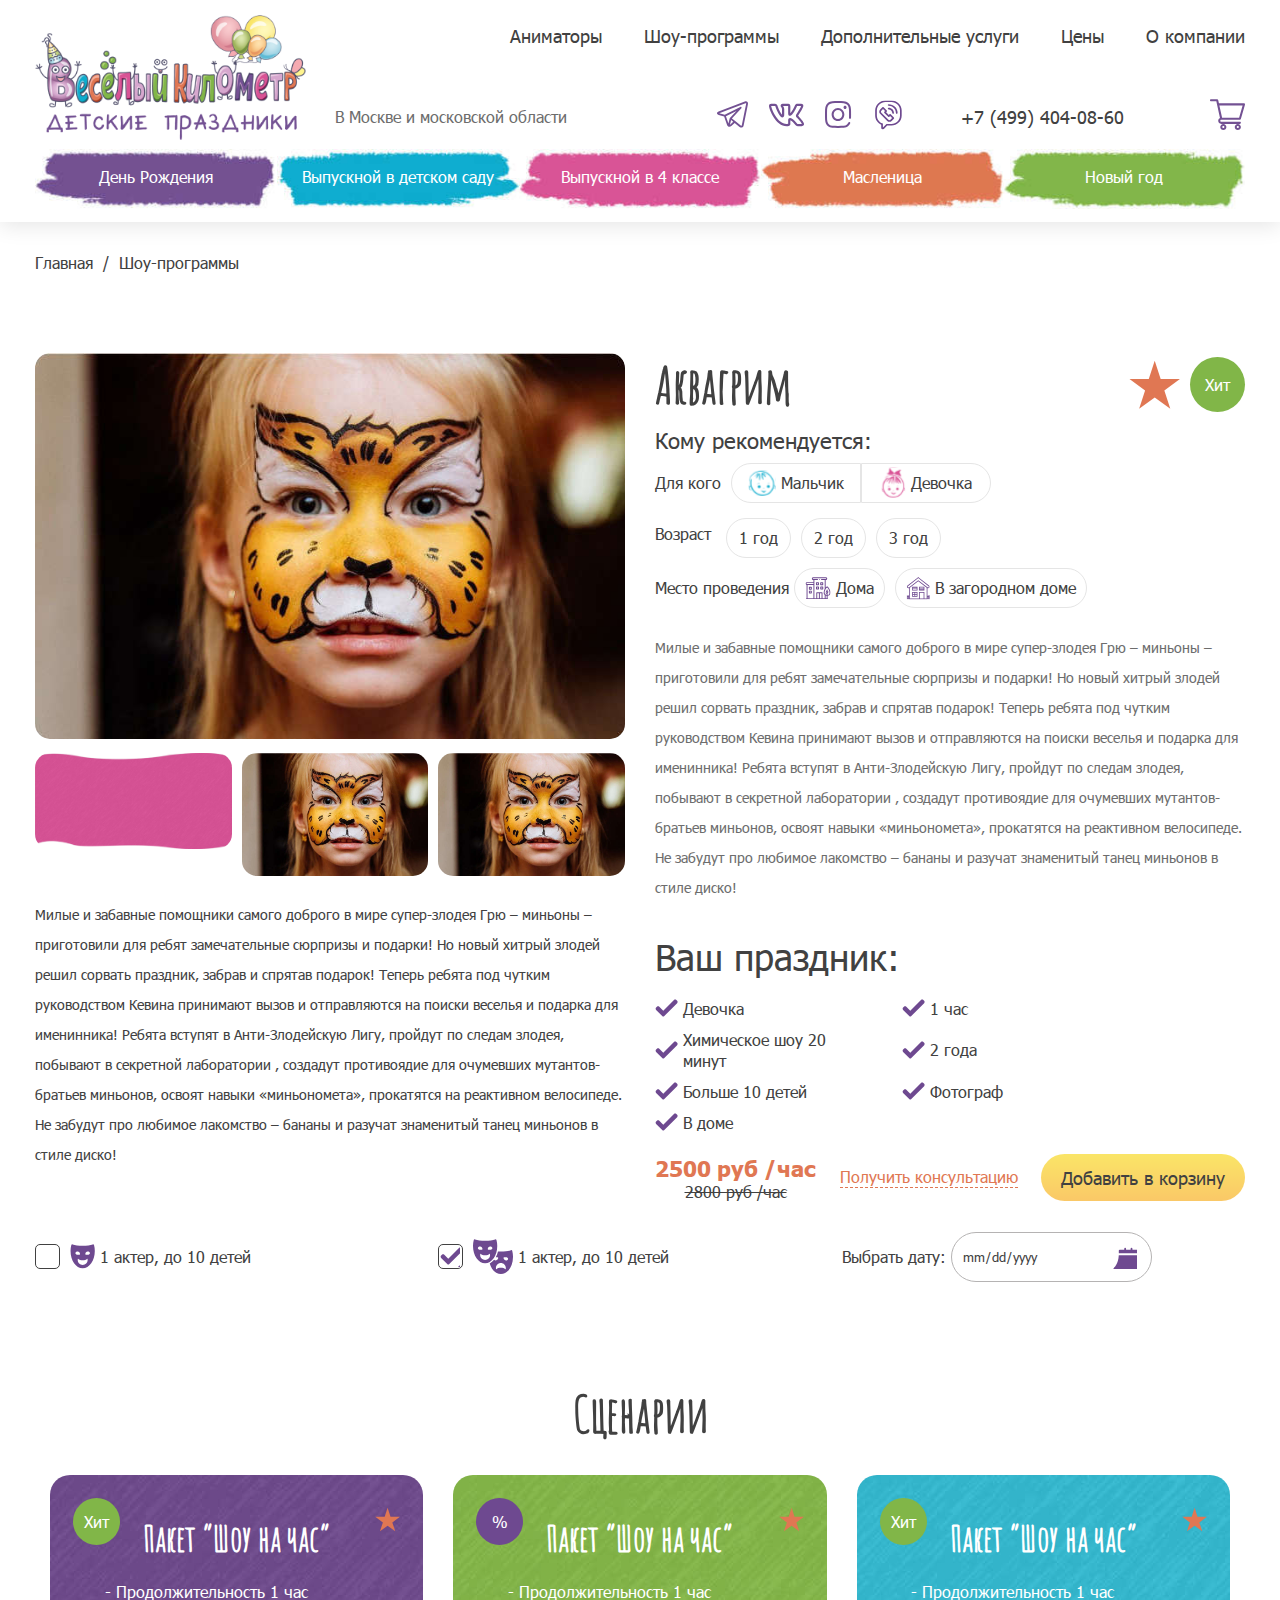
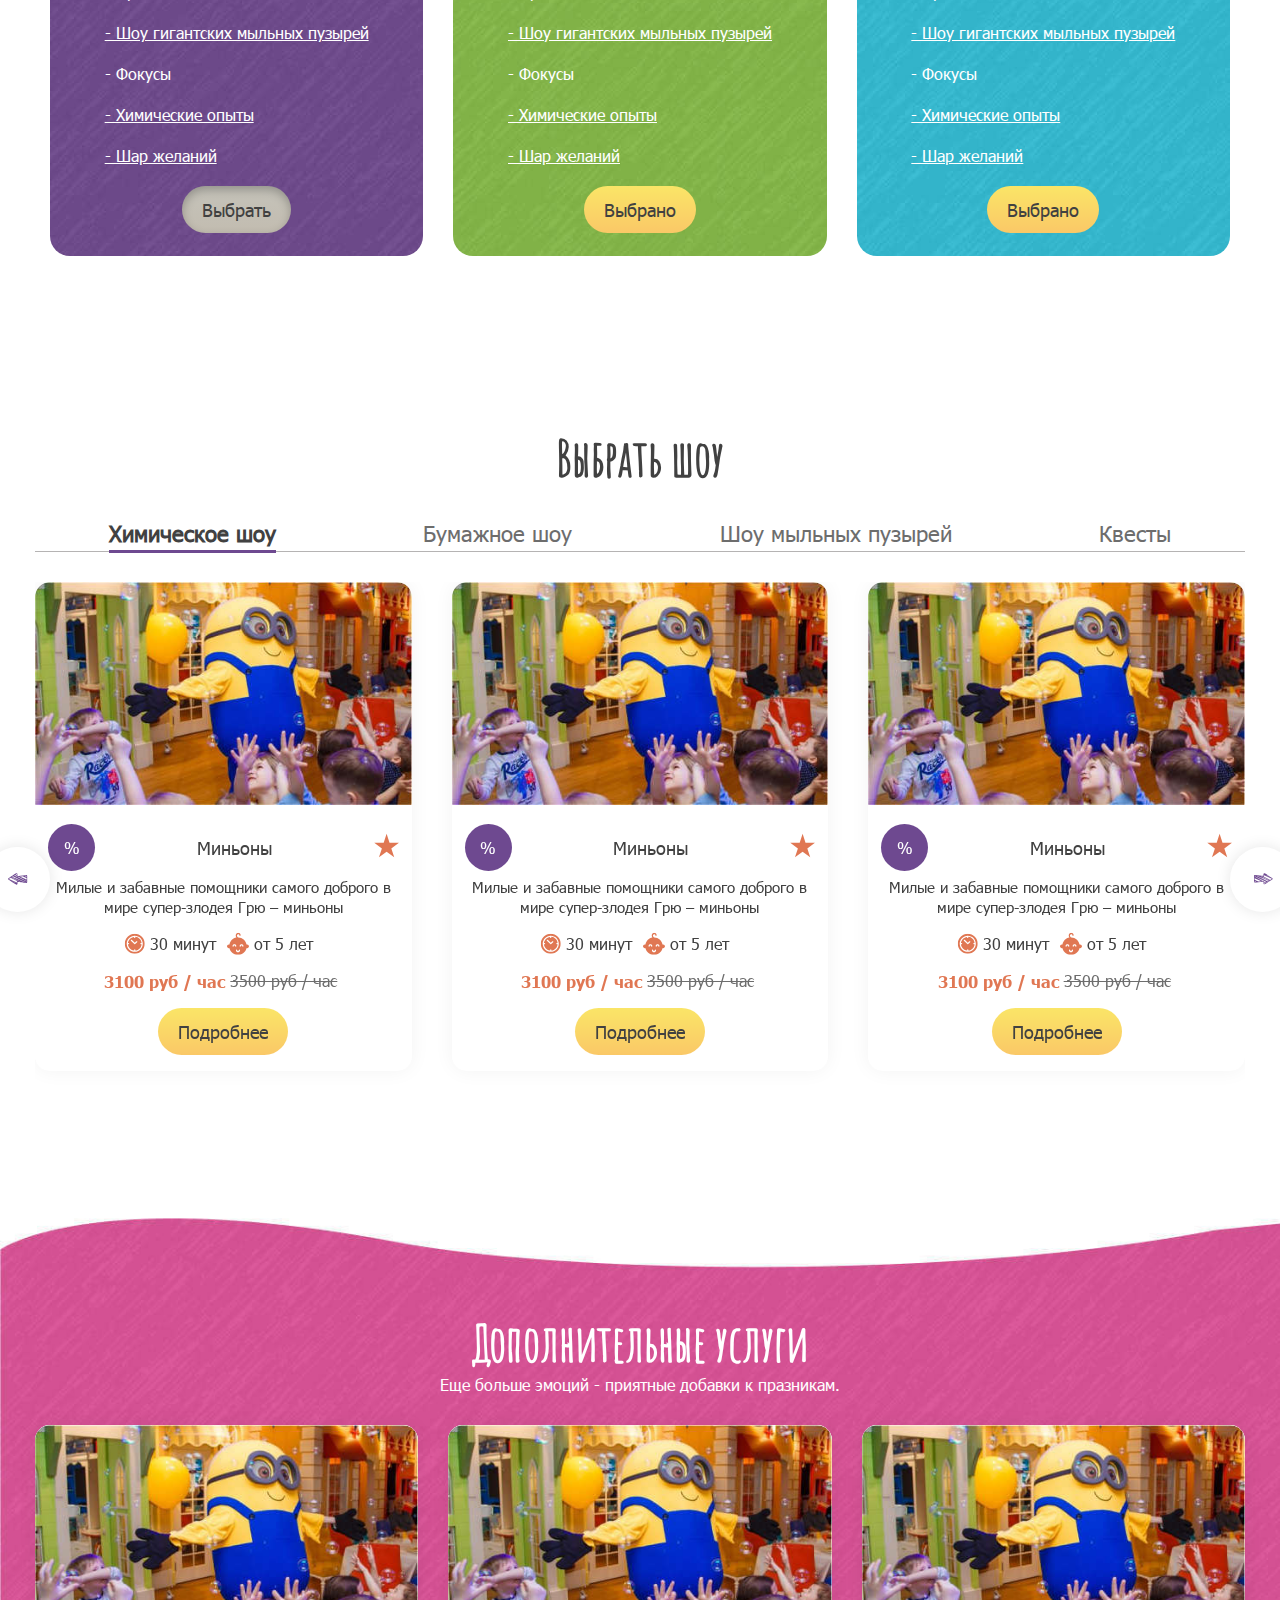
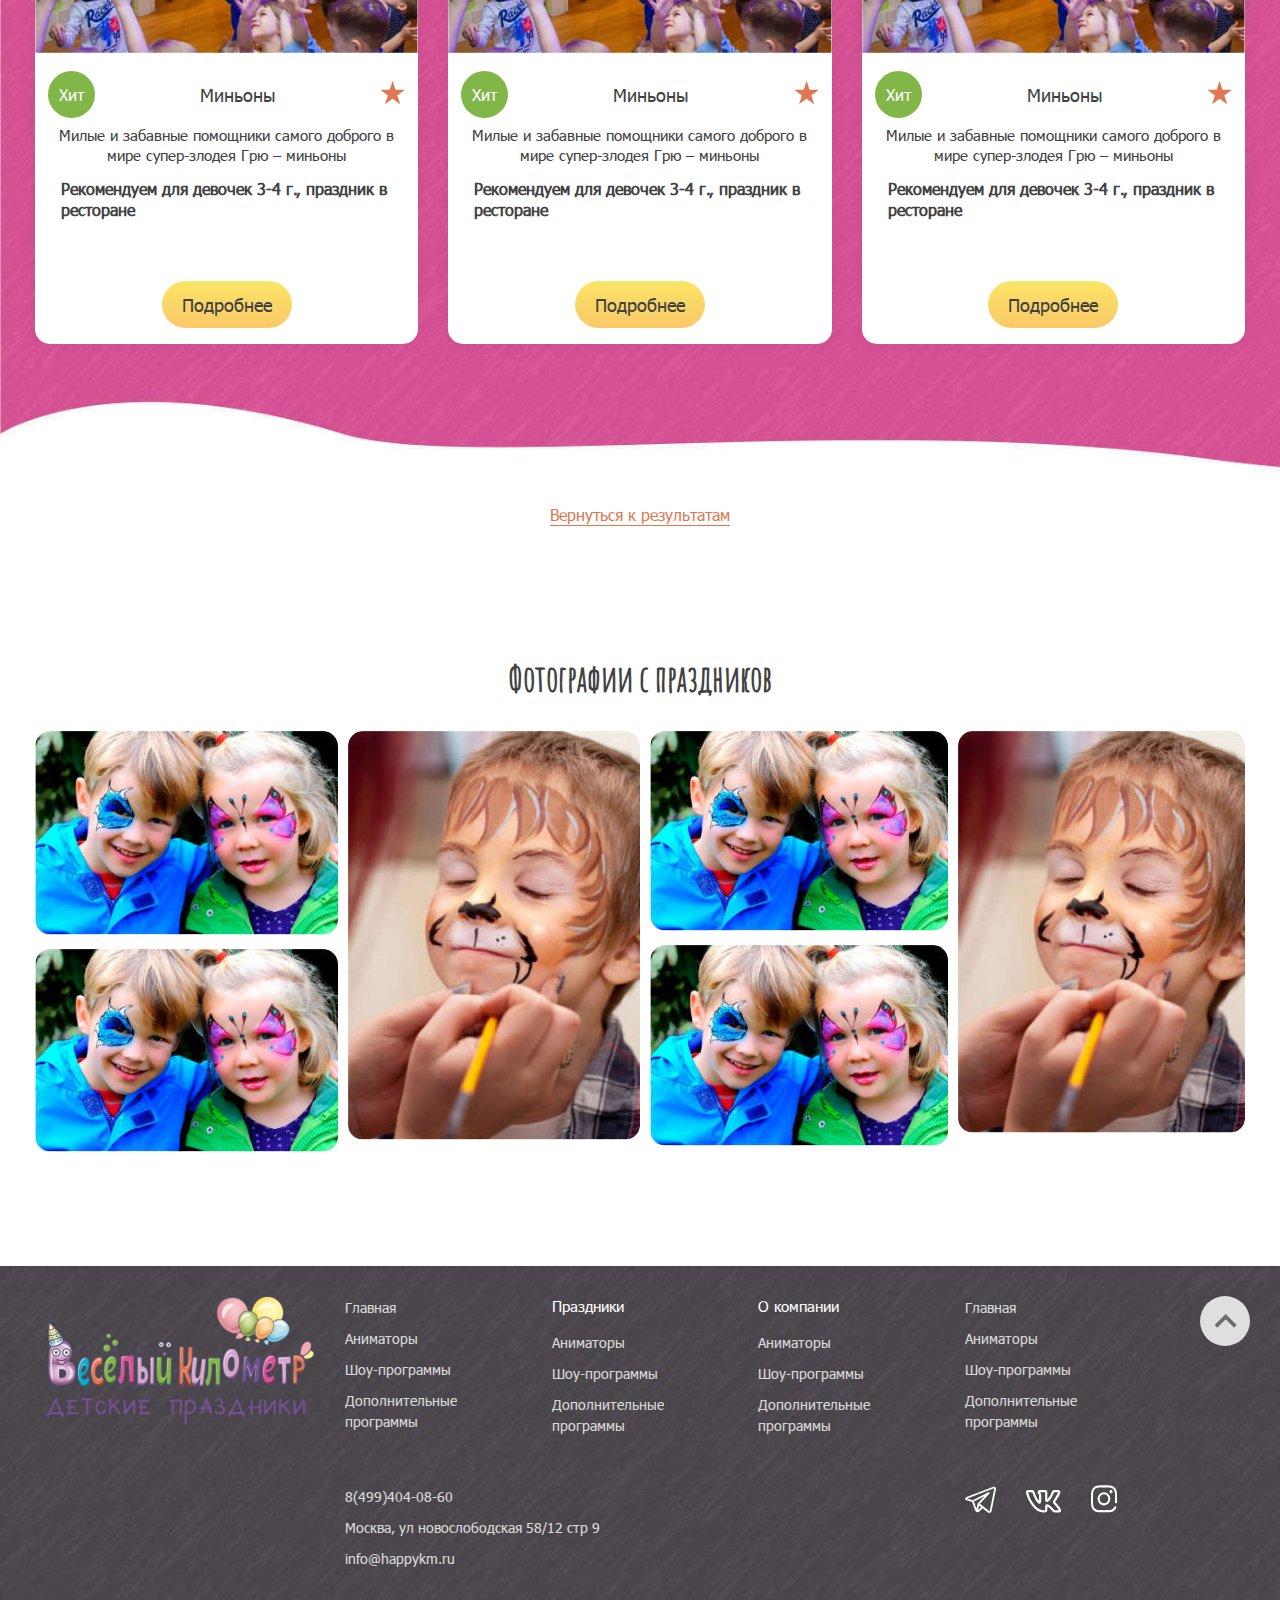
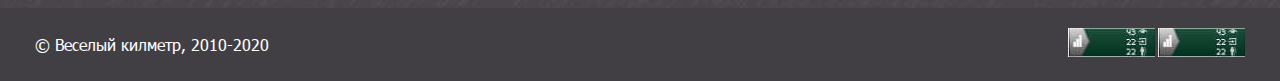
<file: animator-km-cart.html>
<!DOCTYPE html><html lang="en"><head> <meta charset="UTF-8"/> <meta name="viewport" content="width=device-width, initial-scale=1.0"/> <meta http-equiv="X-UA-Compatible" content="ie=edge"/> <title>EN.COM</title> <link rel="stylesheet" href="css/bootstrap-grid.min.css"> <link rel="stylesheet" href="css/slider.css"> <link rel="stylesheet" href="css/style.css"/> <link rel="stylesheet" href="css/footer.css"></head><body> <header class="header" id="header"> <div class="container"> <div class="header__body"> <div class="header__top"> <a href="index.html" class="logo"><img src="images/logo.png" alt=""></a> <div class="menu"> <nav class="menu-top adaptive"> <ul class="menu-list"> <li class="menu-list__item"><a class="menu-list__link" href="">Аниматоры</a></li><li class="menu-list__item"><a class="menu-list__link" href="">Шоу-программы</a></li><li class="menu-list__item"><a class="menu-list__link" href="">Дополнительные услуги</a></li><li class="menu-list__item"><a class="menu-list__link" href="#">Цены</a></li><li class="menu-list__item"><a class="menu-list__link" href="#">О компании</a></li></ul> </nav> <div class="menu-bottom"> <p class="adress">В Москве и московской области</p><ul class="menu-list-center adaptive"> <li class="menu-list__item"><a class="menu-list__link" href="#"><img src="images/icons/telegram.svg" alt=""></a></li><li class="menu-list__item"><a class="menu-list__link" href="#"><img src="images/icons/vk.svg" alt=""></a></li><li class="menu-list__item"><a class="menu-list__link" href="#"><img src="images/icons/instagram.svg" alt=""></a></li><li class="menu-list__item"><a class="menu-list__link" href="#"><img src="images/icons/viber.svg" alt=""></a></li></ul> <li class="phone-item adaptive"><a class="phone-link" href="tel:+74994040860">+7 (499) 404-08-60</a></li><li class="shopping-cart"><a class="menu-list__link" href="#"><img src="images/icons/cart.svg" alt=""></a></li><div class="burger-menu"> <span></span> </div></div></div></div><div class="header__bottom adaptive"> <nav class="menu"> <ul class="menu-list"> <li class="menu-list__item"> <a class="menu-item__link" href="#">День Рождения</a> <img src="images/icons/link-bg.jpg" alt=""> </li><li class="menu-list__item"> <a class="menu-item__link" href="#">Выпускной в детском саду</a> <img src="images/icons/link-bg-2.jpg" alt=""> </li><li class="menu-list__item"> <a class="menu-item__link" href="#">Выпускной в 4 классе</a> <img src="images/icons/link-bg-3.jpg" alt=""> </li><li class="menu-list__item"> <a class="menu-item__link" href="#">Масленица</a> <img src="images/icons/link-bg-4.jpg" alt=""> </li><li class="menu-list__item"> <a class="menu-item__link" href="#">Новый год</a> <img src="images/icons/link-bg-5.jpg" alt=""> </li></ul> </nav> </div><div class="header-mobile-menu"> <ul class="menu"> <li class="menu-list__item"><a href="#" class="menu-list__link">Аниматоры</a></li><li class="menu-list__item"><a href="#" class="menu-list__link">Шоу-программы</a></li><li class="menu-list__item"><a href="#" class="menu-list__link">Дополнительные услуги</a></li><li class="menu-list__item"><a href="#" class="menu-list__link">Цены</a></li><li class="menu-list__item"><a href="#" class="menu-list__link">О компании</a></li></ul> <ul class="socials"> <li><a href="#"><img src="images/icons/telegram.svg" alt=""></a></li><li><a href="#"><img src="images/icons/vk.svg" alt=""></a></li><li><a href="#"><img src="images/icons/instagram.svg" alt=""></a></li><li><a href="#"><img src="images/icons/viber.svg" alt=""></a></li></ul> <a class="tel" href="tel:+7 (499) 404-08-60">+7 (499) 404-08-60</a> <ul class="menu-bottom"> <li><a class="link link-1" href="#">День Рождения</a></li><li><a class="link link-2" href="#">Выпускной в детском саду</a></li><li><a class="link link-3" href="#">Выпускной в 4 классе</a></li><li><a class="link link-4" href="#">Масленица</a></li><li><a class="link link-5" href="#">Новый год</a></li></ul> </div></div></div></header> <section class="bread-crumb"> <div class="container"> <ul class="bread-crumb-list"> <li class="bread-crumb-list__item"> <a href="" class="breadcrumb-list__link">Главная</a> </li><li class="bread-crumb-list__item"> <a href="" class="breadcrumb-list__link">Шоу-программы</a> </li></ul> </div></section> <section class="animators-cart servise-single"> <div class="container"> <div class="row"> <div class="col-lg-6 p-0"> <div class="big-img"> <img src="images/detskij-akvagrim 2.jpg" alt=""> </div><div class="small-images row"> <div class="col-4 servise-col"> <a href="images/ani.jpg" class="small-image"> <img src="images/ani.jpg" alt=""> </a> </div><div class="col-4 servise-col"> <a href="images/detskij-akvagrim 2.jpg" class="small-image"> <img src="images/detskij-akvagrim 2.jpg" alt=""> </a> </div><div class="col-4 servise-col"> <a href="images/detskij-akvagrim 2.jpg" class="small-image"> <img src="images/detskij-akvagrim 2.jpg" alt=""> </a> </div></div><div class="big-text"> <p class="text"> Милые и забавные помощники самого доброго в мире супер-злодея Грю – миньоны – приготовили для ребят замечательные сюрпризы и подарки! Но новый хитрый злодей решил сорвать праздник, забрав и спрятав подарок! Теперь ребята под чутким руководством Кевина принимают вызов и отправляются на поиски веселья и подарка для именинника! Ребята вступят в Анти-Злодейскую Лигу, пройдут по следам злодея, побывают в секретной лаборатории , создадут противоядие для очумевших мутантов-братьев миньонов, освоят навыки «миньономета», прокатятся на реактивном велосипеде. Не забудут про любимое лакомство – бананы и разучат знаменитый танец миньонов в стиле диско! </p></div></div><div class="col-lg-6 p-0"> <div class="single-block"> <div class="single-header"> <h1 class="title"> Аквагрим </h1> <div> <img src="images/icons/Star 1.svg" alt=""> <div class="status"> <p class="status-text"> Хит </p></div></div></div><div class="single-recomendation"> <h4 class="recomend-text">Кому рекомендуется:</h4> <div class="select-boy"> <p class="format">Для кого</p><div class="men-or-woman"> <input type="radio" name="sex" id="boy"> <label class="label" for="boy"> <img src="images/icons/men.svg" alt=""> <p>Мальчик</p></label> <input type="radio" name="sex" id="girl"> <label class="label" for="girl"> <img src="images/icons/girl.svg" alt=""> <p>Девочка</p></label> </div></div><div class="select-years"> <p class="format"> Возраст </p><div class="years"> <input type="radio" name="year" id="1"> <label class="label" for="1"> <p>1 год</p></label> <input type="radio" name="year" id="2"> <label class="label" for="2"> <p>2 год</p></label> <input type="radio" name="year" id="3"> <label class="label" for="3"> <p>3 год</p></label> </div></div><div class="select-adresses"> <p class="format"> Место проведения </p><div class="select-adress"> <input name="adress" id="flat" type="radio"> <label for="flat"> <img src="images/icons/home.svg" alt=""> <p>Дома</p></label> <input name="adress" id="house" type="radio"> <label for="house"> <img src="images/icons/house.svg" alt=""> <p>В загородном доме</p></label> </div></div></div><div class="single-text"> <p class="text"> Милые и забавные помощники самого доброго в мире супер-злодея Грю – миньоны – приготовили для ребят замечательные сюрпризы и подарки! Но новый хитрый злодей решил сорвать праздник, забрав и спрятав подарок! Теперь ребята под чутким руководством Кевина принимают вызов и отправляются на поиски веселья и подарка для именинника! Ребята вступят в Анти-Злодейскую Лигу, пройдут по следам злодея, побывают в секретной лаборатории , создадут противоядие для очумевших мутантов-братьев миньонов, освоят навыки «миньономета», прокатятся на реактивном велосипеде. Не забудут про любимое лакомство – бананы и разучат знаменитый танец миньонов в стиле диско! </p></div><div class="includes-block"> <h1 class="title"> Ваш праздник: </h1> <div class="includes"> <p class="include"> <img src="images/icons/include.svg" alt=""> Девочка </p><p class="include"> <img src="images/icons/include.svg" alt=""> 1 час </p><p class="include"> <img src="images/icons/include.svg" alt=""> Химическое шоу 20 минут </p><p class="include"> <img src="images/icons/include.svg" alt=""> 2 года </p><p class="include"> <img src="images/icons/include.svg" alt=""> Больше 10 детей </p><p class="include"> <img src="images/icons/include.svg" alt=""> Фотограф </p><p class="include"> <img src="images/icons/include.svg" alt=""> В доме </p></div></div><div class="single-price"> <div class="price-box"> <h4 class=price>2500 руб /час</h4> <del>2800 руб /час</del> </div><a href="#" class="get-consult">Получить консультацию</a> <button class="submit">Добавить в корзину</button> </div></div></div><div class="col-12 p-0"> <div class="includes-block"> <div class="selector"> <input name="acters" class="styled-checkbox" id="styled-checkbox-1" type="radio" value="value2" checked> <label for="styled-checkbox-1" class="ch-1"> <img src="images/icons/mask.svg" alt=""> 1 актер, до 10 детей </label> </div><div class="selector"> <input name="acters" class="styled-checkbox" id="styled-checkbox-2" type="radio" value="value2" checked> <label for="styled-checkbox-2" class="ch-2"> <img src="images/icons/masks.svg" alt=""> 1 актер, до 10 детей </label> </div><div class="selector"> <label for="date"> Выбрать дату: </label> <input class="date" id="date" type="date"> </div></div></div></div></div></section> <section class="scripts"> <div class="container"> <div class="row"> <div class="col-12"> <div class="title__text"> <h1 class="title">Сценарии</h1> </div></div></div><div class="row"> <div class="col-lg-4 col-md-6"> <div class="script-box script-1"> <div class="scripts-header"> <div class="status green"> <p class="text"> Хит </p></div><div class="script-star"> <img src="images/icons/Star 1.svg" alt=""> </div></div><div class="script-content"> <h3 class="title">Пакет “Шоу на час”</h3> <div class="script-text"> <p class="text">- Продолжительность 1 час</p><a href="#">- Шоу гигантских мыльных пузырей</a> <p class="text">- Фокусы</p><a href="#">- Химические опыты</a> <a href="#">- Шар желаний</a> </div><button class="select selected disabled">Выбрать</button> </div></div></div><div class="col-lg-4 col-md-6"> <div class="script-box script-2"> <div class="scripts-header"> <div class="status pink"> <p class="text"> % </p></div><div class="script-star"> <img src="images/icons/Star 1.svg" alt=""> </div></div><div class="script-content"> <h3 class="title">Пакет “Шоу на час”</h3> <div class="script-text"> <p class="text">- Продолжительность 1 час</p><a href="#">- Шоу гигантских мыльных пузырей</a> <p class="text">- Фокусы</p><a href="#">- Химические опыты</a> <a href="#">- Шар желаний</a> </div><button class="select">Выбрано</button> </div></div></div><div class="col-lg-4 col-md-6"> <div class="script-box script-3"> <div class="scripts-header"> <div class="status green"> <p class="text"> Хит </p></div><div class="script-star"> <img src="images/icons/Star 1.svg" alt=""> </div></div><div class="script-content"> <h3 class="title">Пакет “Шоу на час”</h3> <div class="script-text"> <p class="text">- Продолжительность 1 час</p><a href="#">- Шоу гигантских мыльных пузырей</a> <p class="text">- Фокусы</p><a href="#">- Химические опыты</a> <a href="#">- Шар желаний</a> </div><button class="select">Выбрано</button> </div></div></div></div></div></section> <section class="select-show bubble uprgade recomendation recomendation-5 animation"> <div class="container"> <div class="row"> <div class="col-12"> <div class="title__text"> <h1 class="title">Выбрать шоу</h1> </div></div></div><div class="tab"> <div class="tab-item active">Химическое шоу</div><div class="tab-item">Бумажное шоу</div><div class="tab-item">Шоу мыльных пузырей</div><div class="tab-item">Квесты</div></div><div class="tab-contents"> <div class="tab-content active"> <div class="bubble-slider-wrapper"> <div class="bubble-slider swiper-container animation-slider"> <div class="swiper-wrapper"> <div class="swiper-slide"> <div class="recomendation-post"> <img src="images/mini.jpg" alt="" class="recomendation-img"> <div class="recomendation-text"> <div class="recomendation-header"> <div class="status percent"> <p class="status-text"> % </p></div><h4 class="title">Миньоны</h4> <div class="star"> <img src="images/icons/Star 1.svg" alt=""> </div></div><div class="text-block"> <p class="text"> Милые и забавные помощники самого доброго в мире супер-злодея Грю – миньоны </p></div><div class="content"> <div class="time"> <img src="images/icons/clock (8) 1.svg" alt=""> 30 минут </div><div class="time"> <img src="images/icons/baby 1.svg" alt=""> от 5 лет </div></div><div class="recomendation-price"> <p class="price"> 3100 руб / час <del>3500 руб / час</del> </p></div><a class="recomendation-a" href="#">Подробнее</a> </div></div></div><div class="swiper-slide"> <div class="recomendation-post"> <img src="images/mini.jpg" alt="" class="recomendation-img"> <div class="recomendation-text"> <div class="recomendation-header"> <div class="status percent"> <p class="status-text"> % </p></div><h4 class="title">Миньоны</h4> <div class="star"> <img src="images/icons/Star 1.svg" alt=""> </div></div><div class="text-block"> <p class="text"> Милые и забавные помощники самого доброго в мире супер-злодея Грю – миньоны </p></div><div class="content"> <div class="time"> <img src="images/icons/clock (8) 1.svg" alt=""> 30 минут </div><div class="time"> <img src="images/icons/baby 1.svg" alt=""> от 5 лет </div></div><div class="recomendation-price"> <p class="price"> 3100 руб / час <del>3500 руб / час</del> </p></div><a class="recomendation-a" href="#">Подробнее</a> </div></div></div><div class="swiper-slide"> <div class="recomendation-post"> <img src="images/mini.jpg" alt="" class="recomendation-img"> <div class="recomendation-text"> <div class="recomendation-header"> <div class="status percent"> <p class="status-text"> % </p></div><h4 class="title">Миньоны</h4> <div class="star"> <img src="images/icons/Star 1.svg" alt=""> </div></div><div class="text-block"> <p class="text"> Милые и забавные помощники самого доброго в мире супер-злодея Грю – миньоны </p></div><div class="content"> <div class="time"> <img src="images/icons/clock (8) 1.svg" alt=""> 30 минут </div><div class="time"> <img src="images/icons/baby 1.svg" alt=""> от 5 лет </div></div><div class="recomendation-price"> <p class="price"> 3100 руб / час <del>3500 руб / час</del> </p></div><a class="recomendation-a" href="#">Подробнее</a> </div></div></div><div class="swiper-slide"> <div class="recomendation-post"> <img src="images/mini.jpg" alt="" class="recomendation-img"> <div class="recomendation-text"> <div class="recomendation-header"> <div class="status percent"> <p class="status-text"> % </p></div><h4 class="title">Миньоны</h4> <div class="star"> <img src="images/icons/Star 1.svg" alt=""> </div></div><div class="text-block"> <p class="text"> Милые и забавные помощники самого доброго в мире супер-злодея Грю – миньоны </p></div><div class="content"> <div class="time"> <img src="images/icons/clock (8) 1.svg" alt=""> 30 минут </div><div class="time"> <img src="images/icons/baby 1.svg" alt=""> от 5 лет </div></div><div class="recomendation-price"> <p class="price"> 3100 руб / час <del>3500 руб / час</del> </p></div><a class="recomendation-a" href="#">Подробнее</a> </div></div></div></div></div><button class="bubble-next bubble-button"><img src="images/icons/arrow-right.svg" alt=""></button> <button class="bubble-prev bubble-button"><img src="images/icons/arrow-left.svg" alt=""></button> </div></div><div class="tab-content"> <div class="bubble-slider-wrapper"> <div class="bubble-slider swiper-container animation-slider"> <div class="swiper-wrapper"> <div class="swiper-slide"> <div class="recomendation-post"> <img src="images/mini.jpg" alt="" class="recomendation-img"> <div class="recomendation-text"> <div class="recomendation-header"> <div class="status percent"> <p class="status-text"> % </p></div><h4 class="title">Миньоны</h4> <div class="star"> <img src="images/icons/Star 1.svg" alt=""> </div></div><div class="text-block"> <p class="text"> Милые и забавные помощники самого доброго в мире супер-злодея Грю – миньоны </p></div><div class="content"> <div class="time"> <img src="images/icons/clock (8) 1.svg" alt=""> 30 минут </div><div class="time"> <img src="images/icons/baby 1.svg" alt=""> от 5 лет </div></div><div class="recomendation-price"> <p class="price"> 3100 руб / час <del>3500 руб / час</del> </p></div><a class="recomendation-a" href="#">Подробнее</a> </div></div></div><div class="swiper-slide"> <div class="recomendation-post"> <img src="images/mini.jpg" alt="" class="recomendation-img"> <div class="recomendation-text"> <div class="recomendation-header"> <div class="status percent"> <p class="status-text"> % </p></div><h4 class="title">Миньоны</h4> <div class="star"> <img src="images/icons/Star 1.svg" alt=""> </div></div><div class="text-block"> <p class="text"> Милые и забавные помощники самого доброго в мире супер-злодея Грю – миньоны </p></div><div class="content"> <div class="time"> <img src="images/icons/clock (8) 1.svg" alt=""> 30 минут </div><div class="time"> <img src="images/icons/baby 1.svg" alt=""> от 5 лет </div></div><div class="recomendation-price"> <p class="price"> 3100 руб / час <del>3500 руб / час</del> </p></div><a class="recomendation-a" href="#">Подробнее</a> </div></div></div><div class="swiper-slide"> <div class="recomendation-post"> <img src="images/mini.jpg" alt="" class="recomendation-img"> <div class="recomendation-text"> <div class="recomendation-header"> <div class="status percent"> <p class="status-text"> % </p></div><h4 class="title">Миньоны</h4> <div class="star"> <img src="images/icons/Star 1.svg" alt=""> </div></div><div class="text-block"> <p class="text"> Милые и забавные помощники самого доброго в мире супер-злодея Грю – миньоны </p></div><div class="content"> <div class="time"> <img src="images/icons/clock (8) 1.svg" alt=""> 30 минут </div><div class="time"> <img src="images/icons/baby 1.svg" alt=""> от 5 лет </div></div><div class="recomendation-price"> <p class="price"> 3100 руб / час <del>3500 руб / час</del> </p></div><a class="recomendation-a" href="#">Подробнее</a> </div></div></div><div class="swiper-slide"> <div class="recomendation-post"> <img src="images/mini.jpg" alt="" class="recomendation-img"> <div class="recomendation-text"> <div class="recomendation-header"> <div class="status percent"> <p class="status-text"> % </p></div><h4 class="title">Миньоны</h4> <div class="star"> <img src="images/icons/Star 1.svg" alt=""> </div></div><div class="text-block"> <p class="text"> Милые и забавные помощники самого доброго в мире супер-злодея Грю – миньоны </p></div><div class="content"> <div class="time"> <img src="images/icons/clock (8) 1.svg" alt=""> 30 минут </div><div class="time"> <img src="images/icons/baby 1.svg" alt=""> от 5 лет </div></div><div class="recomendation-price"> <p class="price"> 3100 руб / час <del>3500 руб / час</del> </p></div><a class="recomendation-a" href="#">Подробнее</a> </div></div></div></div></div><button class="bubble-next bubble-button"><img src="images/icons/arrow-right.svg" alt=""></button> <button class="bubble-prev bubble-button"><img src="images/icons/arrow-left.svg" alt=""></button> </div></div><div class="tab-content"> <div class="bubble-slider-wrapper"> <div class="bubble-slider swiper-container animation-slider"> <div class="swiper-wrapper"> <div class="swiper-slide"> <div class="recomendation-post"> <img src="images/mini.jpg" alt="" class="recomendation-img"> <div class="recomendation-text"> <div class="recomendation-header"> <div class="status percent"> <p class="status-text"> % </p></div><h4 class="title">Миньоны</h4> <div class="star"> <img src="images/icons/Star 1.svg" alt=""> </div></div><div class="text-block"> <p class="text"> Милые и забавные помощники самого доброго в мире супер-злодея Грю – миньоны </p></div><div class="content"> <div class="time"> <img src="images/icons/clock (8) 1.svg" alt=""> 30 минут </div><div class="time"> <img src="images/icons/baby 1.svg" alt=""> от 5 лет </div></div><div class="recomendation-price"> <p class="price"> 3100 руб / час <del>3500 руб / час</del> </p></div><a class="recomendation-a" href="#">Подробнее</a> </div></div></div><div class="swiper-slide"> <div class="recomendation-post"> <img src="images/mini.jpg" alt="" class="recomendation-img"> <div class="recomendation-text"> <div class="recomendation-header"> <div class="status percent"> <p class="status-text"> % </p></div><h4 class="title">Миньоны</h4> <div class="star"> <img src="images/icons/Star 1.svg" alt=""> </div></div><div class="text-block"> <p class="text"> Милые и забавные помощники самого доброго в мире супер-злодея Грю – миньоны </p></div><div class="content"> <div class="time"> <img src="images/icons/clock (8) 1.svg" alt=""> 30 минут </div><div class="time"> <img src="images/icons/baby 1.svg" alt=""> от 5 лет </div></div><div class="recomendation-price"> <p class="price"> 3100 руб / час <del>3500 руб / час</del> </p></div><a class="recomendation-a" href="#">Подробнее</a> </div></div></div><div class="swiper-slide"> <div class="recomendation-post"> <img src="images/mini.jpg" alt="" class="recomendation-img"> <div class="recomendation-text"> <div class="recomendation-header"> <div class="status percent"> <p class="status-text"> % </p></div><h4 class="title">Миньоны</h4> <div class="star"> <img src="images/icons/Star 1.svg" alt=""> </div></div><div class="text-block"> <p class="text"> Милые и забавные помощники самого доброго в мире супер-злодея Грю – миньоны </p></div><div class="content"> <div class="time"> <img src="images/icons/clock (8) 1.svg" alt=""> 30 минут </div><div class="time"> <img src="images/icons/baby 1.svg" alt=""> от 5 лет </div></div><div class="recomendation-price"> <p class="price"> 3100 руб / час <del>3500 руб / час</del> </p></div><a class="recomendation-a" href="#">Подробнее</a> </div></div></div><div class="swiper-slide"> <div class="recomendation-post"> <img src="images/mini.jpg" alt="" class="recomendation-img"> <div class="recomendation-text"> <div class="recomendation-header"> <div class="status percent"> <p class="status-text"> % </p></div><h4 class="title">Миньоны</h4> <div class="star"> <img src="images/icons/Star 1.svg" alt=""> </div></div><div class="text-block"> <p class="text"> Милые и забавные помощники самого доброго в мире супер-злодея Грю – миньоны </p></div><div class="content"> <div class="time"> <img src="images/icons/clock (8) 1.svg" alt=""> 30 минут </div><div class="time"> <img src="images/icons/baby 1.svg" alt=""> от 5 лет </div></div><div class="recomendation-price"> <p class="price"> 3100 руб / час <del>3500 руб / час</del> </p></div><a class="recomendation-a" href="#">Подробнее</a> </div></div></div></div></div><button class="bubble-next bubble-button"><img src="images/icons/arrow-right.svg" alt=""></button> <button class="bubble-prev bubble-button"><img src="images/icons/arrow-left.svg" alt=""></button> </div></div><div class="tab-content"> <div class="bubble-slider-wrapper"> <div class="bubble-slider swiper-container animation-slider"> <div class="swiper-wrapper"> <div class="swiper-slide"> <div class="recomendation-post"> <img src="images/mini.jpg" alt="" class="recomendation-img"> <div class="recomendation-text"> <div class="recomendation-header"> <div class="status percent"> <p class="status-text"> % </p></div><h4 class="title">Миньоны</h4> <div class="star"> <img src="images/icons/Star 1.svg" alt=""> </div></div><div class="text-block"> <p class="text"> Милые и забавные помощники самого доброго в мире супер-злодея Грю – миньоны </p></div><div class="content"> <div class="time"> <img src="images/icons/clock (8) 1.svg" alt=""> 30 минут </div><div class="time"> <img src="images/icons/baby 1.svg" alt=""> от 5 лет </div></div><div class="recomendation-price"> <p class="price"> 3100 руб / час <del>3500 руб / час</del> </p></div><a class="recomendation-a" href="#">Подробнее</a> </div></div></div><div class="swiper-slide"> <div class="recomendation-post"> <img src="images/mini.jpg" alt="" class="recomendation-img"> <div class="recomendation-text"> <div class="recomendation-header"> <div class="status percent"> <p class="status-text"> % </p></div><h4 class="title">Миньоны</h4> <div class="star"> <img src="images/icons/Star 1.svg" alt=""> </div></div><div class="text-block"> <p class="text"> Милые и забавные помощники самого доброго в мире супер-злодея Грю – миньоны </p></div><div class="content"> <div class="time"> <img src="images/icons/clock (8) 1.svg" alt=""> 30 минут </div><div class="time"> <img src="images/icons/baby 1.svg" alt=""> от 5 лет </div></div><div class="recomendation-price"> <p class="price"> 3100 руб / час <del>3500 руб / час</del> </p></div><a class="recomendation-a" href="#">Подробнее</a> </div></div></div><div class="swiper-slide"> <div class="recomendation-post"> <img src="images/mini.jpg" alt="" class="recomendation-img"> <div class="recomendation-text"> <div class="recomendation-header"> <div class="status percent"> <p class="status-text"> % </p></div><h4 class="title">Миньоны</h4> <div class="star"> <img src="images/icons/Star 1.svg" alt=""> </div></div><div class="text-block"> <p class="text"> Милые и забавные помощники самого доброго в мире супер-злодея Грю – миньоны </p></div><div class="content"> <div class="time"> <img src="images/icons/clock (8) 1.svg" alt=""> 30 минут </div><div class="time"> <img src="images/icons/baby 1.svg" alt=""> от 5 лет </div></div><div class="recomendation-price"> <p class="price"> 3100 руб / час <del>3500 руб / час</del> </p></div><a class="recomendation-a" href="#">Подробнее</a> </div></div></div><div class="swiper-slide"> <div class="recomendation-post"> <img src="images/mini.jpg" alt="" class="recomendation-img"> <div class="recomendation-text"> <div class="recomendation-header"> <div class="status percent"> <p class="status-text"> % </p></div><h4 class="title">Миньоны</h4> <div class="star"> <img src="images/icons/Star 1.svg" alt=""> </div></div><div class="text-block"> <p class="text"> Милые и забавные помощники самого доброго в мире супер-злодея Грю – миньоны </p></div><div class="content"> <div class="time"> <img src="images/icons/clock (8) 1.svg" alt=""> 30 минут </div><div class="time"> <img src="images/icons/baby 1.svg" alt=""> от 5 лет </div></div><div class="recomendation-price"> <p class="price"> 3100 руб / час <del>3500 руб / час</del> </p></div><a class="recomendation-a" href="#">Подробнее</a> </div></div></div></div></div><button class="bubble-next bubble-button"><img src="images/icons/arrow-right.svg" alt=""></button> <button class="bubble-prev bubble-button"><img src="images/icons/arrow-left.svg" alt=""></button> </div></div></div></div></section> <section class="uprage-2 animation recomendation"> <div class="container"> <div class="row"> <div class="col-12"> <div class="title__text"> <h1 class="title">Дополнительные услуги</h1> <p class="text"> Еще больше эмоций - приятные добавки к празникам. </p></div></div></div><div class="row"> <div class="col-lg-4 col-md-6"> <div class="recomendation-post"> <img src="images/mini.jpg" alt="" class="recomendation-img"> <div class="recomendation-text"> <div class="recomendation-header"> <div class="status green"> <p class="status-text"> Хит </p></div><h4 class="title">Миньоны</h4> <div class="star"> <img src="images/icons/Star 1.svg" alt=""> </div></div><div class="text-block"> <p class="text"> Милые и забавные помощники самого доброго в мире супер-злодея Грю – миньоны </p><p class="recomendation-text"> Рекомендуем для девочек 3-4 г., праздник в ресторане </p></div><div class="recomendation-price"> </div><a class="recomendation-a" href="#">Подробнее</a> </div></div></div><div class="col-lg-4 col-md-6"> <div class="recomendation-post"> <img src="images/mini.jpg" alt="" class="recomendation-img"> <div class="recomendation-text"> <div class="recomendation-header"> <div class="status green"> <p class="status-text"> Хит </p></div><h4 class="title">Миньоны</h4> <div class="star"> <img src="images/icons/Star 1.svg" alt=""> </div></div><div class="text-block"> <p class="text"> Милые и забавные помощники самого доброго в мире супер-злодея Грю – миньоны </p><p class="recomendation-text"> Рекомендуем для девочек 3-4 г., праздник в ресторане </p></div><div class="recomendation-price"> </div><a class="recomendation-a" href="#">Подробнее</a> </div></div></div><div class="col-lg-4 col-md-6"> <div class="recomendation-post"> <img src="images/mini.jpg" alt="" class="recomendation-img"> <div class="recomendation-text"> <div class="recomendation-header"> <div class="status green"> <p class="status-text"> Хит </p></div><h4 class="title">Миньоны</h4> <div class="star"> <img src="images/icons/Star 1.svg" alt=""> </div></div><div class="text-block"> <p class="text"> Милые и забавные помощники самого доброго в мире супер-злодея Грю – миньоны </p><p class="recomendation-text"> Рекомендуем для девочек 3-4 г., праздник в ресторане </p></div><div class="recomendation-price"> </div><a class="recomendation-a" href="#">Подробнее</a> </div></div></div></div></div></section> <section class="back"> <div class="container"> <div class="row justify-content-center"> <div class="col-12"> <div class="back-text"> <a href="#" class="text">Вернуться к результатам</a> </div></div></div></div></section> <section class="photos-2 photos"> <div class="container"> <div class="row"> <div class="col-12"> <h1 class="title">Фотографии с праздников</h1> </div></div><div class="row"> <div class="col-lg-6 photo-col row"> <div class="photo-col col-6"> <div class="photo"> <img src="images/photo.jpg" alt=""> </div><div class="photo"> <img src="images/photo.jpg" alt=""> </div></div><div class="photo-col col-6"> <div class="photo"> <img src="images/photo-2.jpg" alt=""> </div></div></div><div class="col-lg-6 photo-col row"> <div class="photo-col col-6"> <div class="photo"> <img src="images/photo.jpg" alt=""> </div><div class="photo"> <img src="images/photo.jpg" alt=""> </div></div><div class="photo-col col-6"> <div class="photo"> <img src="images/photo-2.jpg" alt=""> </div></div></div></div></div></section> <div class="contacts-box"> <a href="#"><img src="images/icons/telegram-2.svg" alt=""></a> <a href="#"><img src="images/icons/whatsap.svg" alt=""></a> <a href="tel:84994040860">8(499)404-08-60</a> </div><footer class="footer-1"> <div class="container"> <div class="row"> <div class="col-md-3 col-8"> <div class="logo"> <img src="../images/logo.png" alt=""> </div></div><div class="col-md-2"> <ul class="menu-list"> <li class="menu-list__item"><a href="" class="menu-list__link">Главная </a></li><li class="menu-list__item"><a href="" class="menu-list__link">Аниматоры</a></li><li class="menu-list__item"><a href="" class="menu-list__link">Шоу-программы</a></li><li class="menu-list__item"><a href="" class="menu-list__link">Дополнительные программы</a></li></ul> </div><div class="col-md-2"> <ul class="menu-list"> <p class="title">Праздники</p><li class="menu-list__item"><a href="" class="menu-list__link">Аниматоры</a></li><li class="menu-list__item"><a href="" class="menu-list__link">Шоу-программы</a></li><li class="menu-list__item"><a href="" class="menu-list__link">Дополнительные программы</a></li></ul> </div><div class="col-md-2"> <ul class="menu-list"> <p class="title"> О компании </p><li class="menu-list__item"><a href="" class="menu-list__link">Аниматоры</a></li><li class="menu-list__item"><a href="" class="menu-list__link">Шоу-программы</a></li><li class="menu-list__item"><a href="" class="menu-list__link">Дополнительные программы</a></li></ul> </div><div class="col-md-2"> <ul class="menu-list"> <li class="menu-list__item"><a href="" class="menu-list__link">Главная </a></li><li class="menu-list__item"><a href="" class="menu-list__link">Аниматоры</a></li><li class="menu-list__item"><a href="" class="menu-list__link">Шоу-программы</a></li><li class="menu-list__item"><a href="" class="menu-list__link">Дополнительные программы</a></li></ul> </div><div class="col-md-1 col-4 top-box"> <a href="#header" class="top"> <img src="images/icons/top.svg" alt=""> </a> </div></div><div class="row footer-row-2"> <div class="col-lg-3"> </div><div class="col-lg-4"> <ul class="menu-list"> <li class="menu-list__item"><a href="tel:84994040860" class="menu-list__link">8(499)404-08-60 </a></li><li class="menu-list__item"><a href="" class="menu-list__link"> Москва, ул новослободская 58/12 стр 9</a></li><li class="menu-list__item"><a href="mailto:info@happykm.ru" class="menu-list__link"> info@happykm.ru</a></li></ul> </div><div class="col-lg-2"> </div><div class="col-lg-3"> <div class="social"> <a href="#"><img src="images/icons/telegram-2.svg" alt=""></a> <a href="#"><img src="images/icons/vk-2.svg" alt=""></a> <a href="#"><img src="images/icons/instagram-2.svg" alt=""></a> </div></div><div class="col-4 analitic"> <img src="images/icons/ana.jpg" alt=""> </div><div class="col-4 analitic"> <img src="images/icons/ana.jpg" alt=""> </div></div></div></footer><footer class="footer-2"> <div class="container"> <div class="row justify-content-between align-items-center"> <div class="col-md-3"> <p class="license"> © Веселый килметр, 2010-2020 </p></div><div class="col-md-2 d-flex justify-content-between"> <div class="analitic"> <img src="images/icons/ana.jpg" alt=""> </div><div class="analitic"> <img src="images/icons/ana.jpg" alt=""> </div></div></div></div></footer> <script src="js/jquery.js"></script> <script src="js/slider.js"></script> <script src="js/main.js"></script></body></html>
</file>
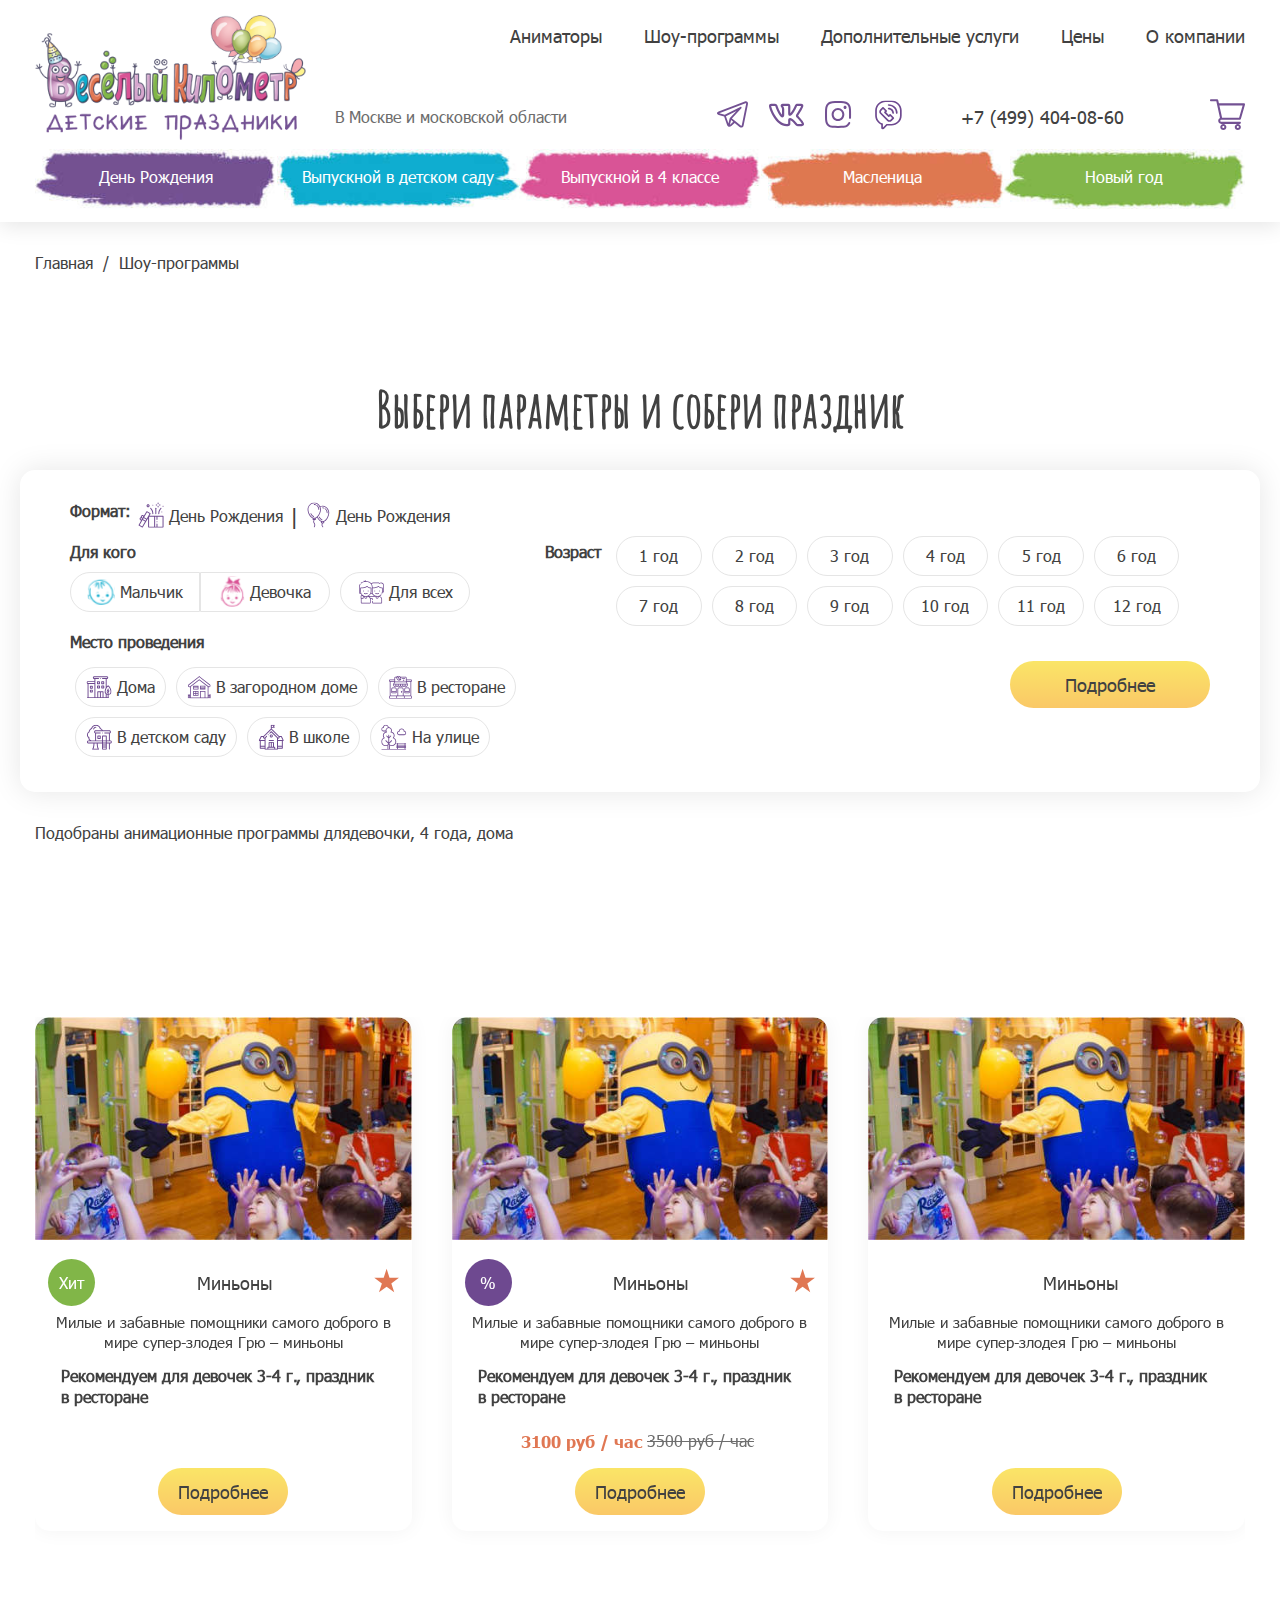
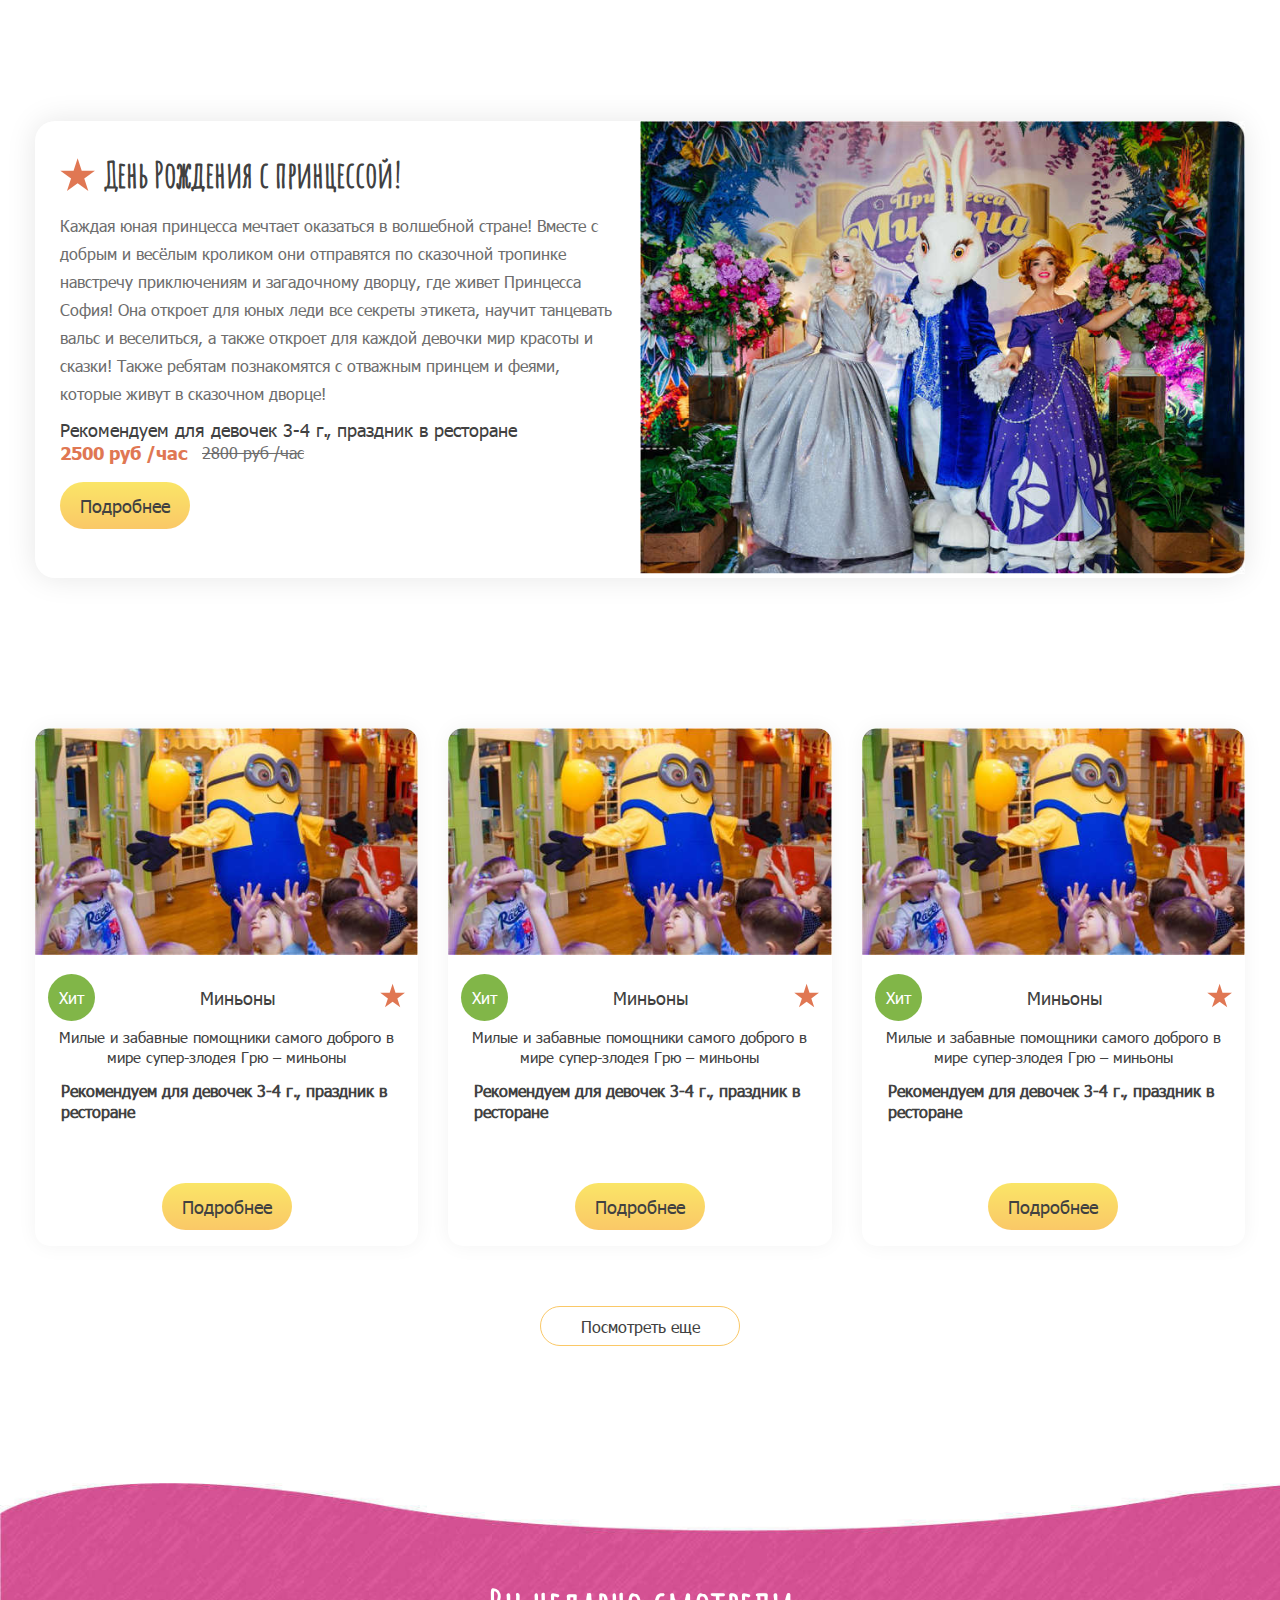
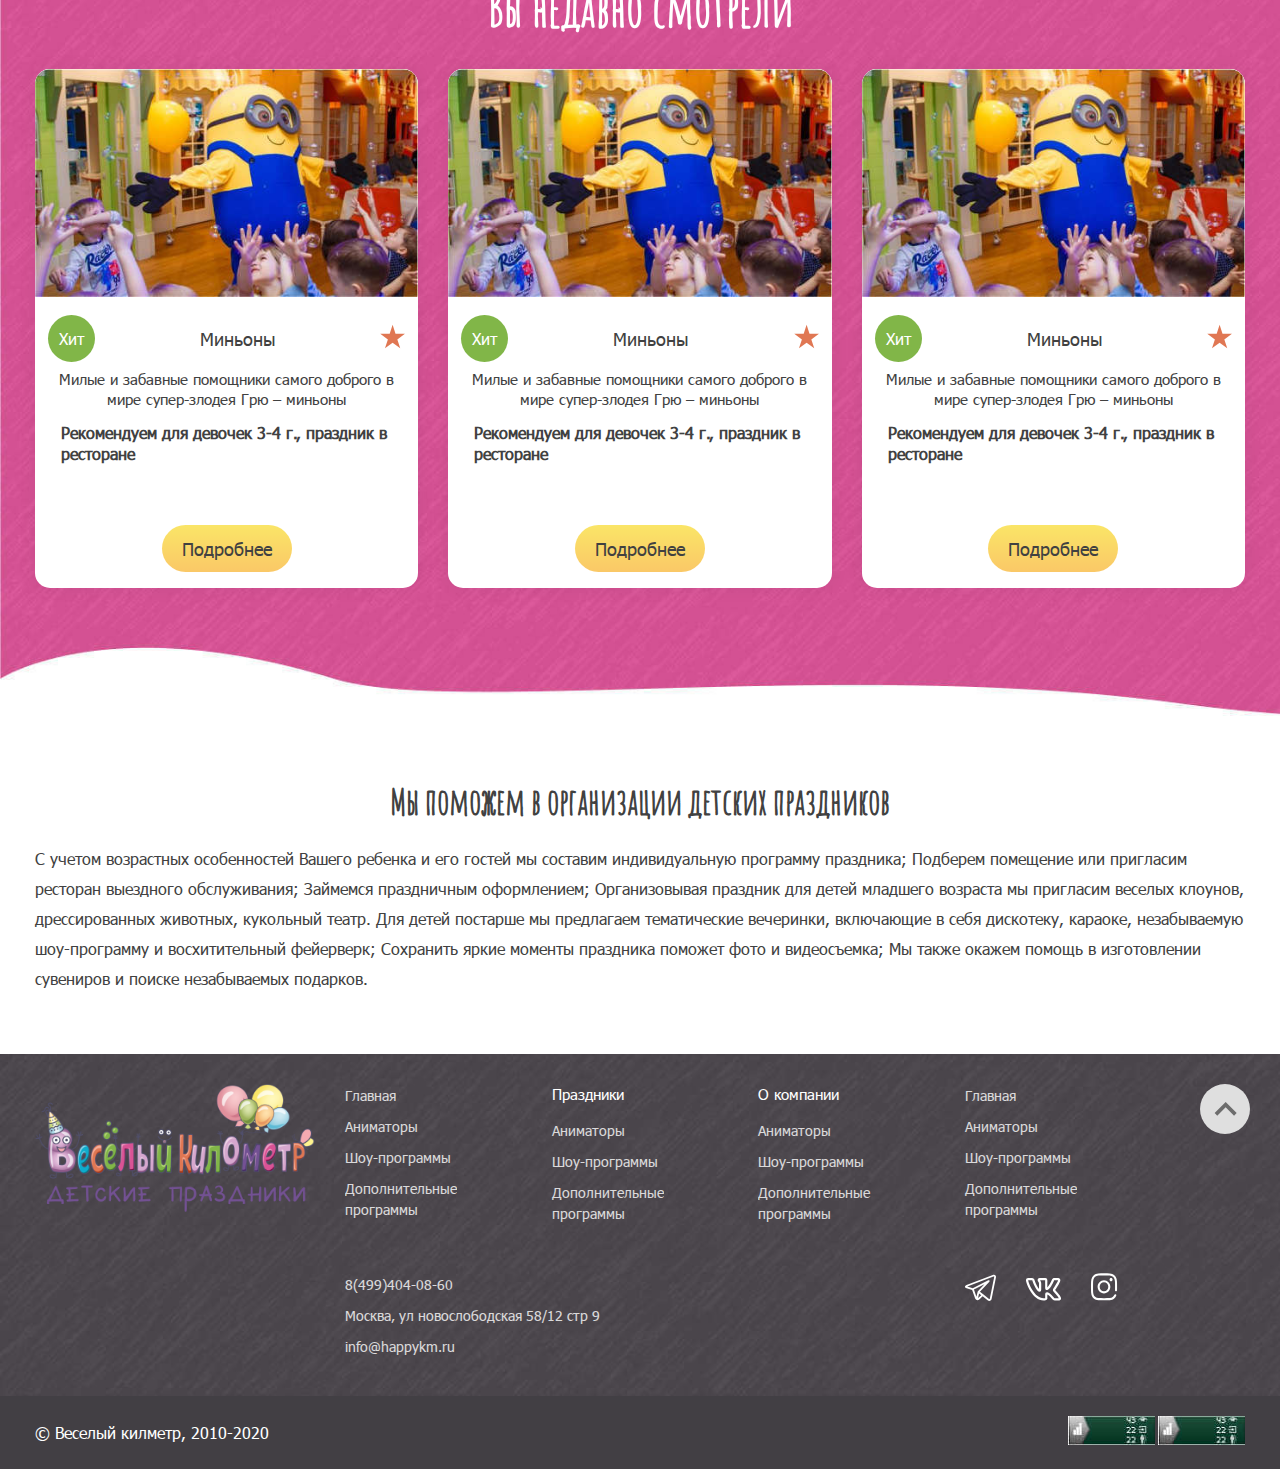
<file: animators-km.html>
<!DOCTYPE html><html lang="en"><head> <meta charset="UTF-8"/> <meta name="viewport" content="width=device-width, initial-scale=1.0"/> <meta http-equiv="X-UA-Compatible" content="ie=edge"/> <title>EN.COM</title> <link rel="stylesheet" href="css/bootstrap-grid.min.css"> <link rel="stylesheet" href="css/slider.css"> <link rel="stylesheet" href="css/style.css"/> <link rel="stylesheet" href="css/footer.css"></head><body> <header class="header" id="header"> <div class="container"> <div class="header__body"> <div class="header__top"> <a href="index.html" class="logo"><img src="images/logo.png" alt=""></a> <div class="menu"> <nav class="menu-top adaptive"> <ul class="menu-list"> <li class="menu-list__item"><a class="menu-list__link" href="">Аниматоры</a></li><li class="menu-list__item"><a class="menu-list__link" href="">Шоу-программы</a></li><li class="menu-list__item"><a class="menu-list__link" href="">Дополнительные услуги</a></li><li class="menu-list__item"><a class="menu-list__link" href="#">Цены</a></li><li class="menu-list__item"><a class="menu-list__link" href="#">О компании</a></li></ul> </nav> <div class="menu-bottom"> <p class="adress">В Москве и московской области</p><ul class="menu-list-center adaptive"> <li class="menu-list__item"><a class="menu-list__link" href="#"><img src="images/icons/telegram.svg" alt=""></a></li><li class="menu-list__item"><a class="menu-list__link" href="#"><img src="images/icons/vk.svg" alt=""></a></li><li class="menu-list__item"><a class="menu-list__link" href="#"><img src="images/icons/instagram.svg" alt=""></a></li><li class="menu-list__item"><a class="menu-list__link" href="#"><img src="images/icons/viber.svg" alt=""></a></li></ul> <li class="phone-item adaptive"><a class="phone-link" href="tel:+74994040860">+7 (499) 404-08-60</a></li><li class="shopping-cart"><a class="menu-list__link" href="#"><img src="images/icons/cart.svg" alt=""></a></li><div class="burger-menu"> <span></span> </div></div></div></div><div class="header__bottom adaptive"> <nav class="menu"> <ul class="menu-list"> <li class="menu-list__item"> <a class="menu-item__link" href="#">День Рождения</a> <img src="images/icons/link-bg.jpg" alt=""> </li><li class="menu-list__item"> <a class="menu-item__link" href="#">Выпускной в детском саду</a> <img src="images/icons/link-bg-2.jpg" alt=""> </li><li class="menu-list__item"> <a class="menu-item__link" href="#">Выпускной в 4 классе</a> <img src="images/icons/link-bg-3.jpg" alt=""> </li><li class="menu-list__item"> <a class="menu-item__link" href="#">Масленица</a> <img src="images/icons/link-bg-4.jpg" alt=""> </li><li class="menu-list__item"> <a class="menu-item__link" href="#">Новый год</a> <img src="images/icons/link-bg-5.jpg" alt=""> </li></ul> </nav> </div><div class="header-mobile-menu"> <ul class="menu"> <li class="menu-list__item"><a href="#" class="menu-list__link">Аниматоры</a></li><li class="menu-list__item"><a href="#" class="menu-list__link">Шоу-программы</a></li><li class="menu-list__item"><a href="#" class="menu-list__link">Дополнительные услуги</a></li><li class="menu-list__item"><a href="#" class="menu-list__link">Цены</a></li><li class="menu-list__item"><a href="#" class="menu-list__link">О компании</a></li></ul> <ul class="socials"> <li><a href="#"><img src="images/icons/telegram.svg" alt=""></a></li><li><a href="#"><img src="images/icons/vk.svg" alt=""></a></li><li><a href="#"><img src="images/icons/instagram.svg" alt=""></a></li><li><a href="#"><img src="images/icons/viber.svg" alt=""></a></li></ul> <a class="tel" href="tel:+7 (499) 404-08-60">+7 (499) 404-08-60</a> <ul class="menu-bottom"> <li><a class="link link-1" href="#">День Рождения</a></li><li><a class="link link-2" href="#">Выпускной в детском саду</a></li><li><a class="link link-3" href="#">Выпускной в 4 классе</a></li><li><a class="link link-4" href="#">Масленица</a></li><li><a class="link link-5" href="#">Новый год</a></li></ul> </div></div></div></header> <section class="bread-crumb"> <div class="container"> <ul class="bread-crumb-list"> <li class="bread-crumb-list__item"> <a href="" class="breadcrumb-list__link">Главная</a> </li><li class="bread-crumb-list__item"> <a href="" class="breadcrumb-list__link">Шоу-программы</a> </li></ul> </div></section> <section class="filter filter-2"> <div class="container"> <div class="row"> <div class="col-12"> <div class="title__text"> <h1 class="title">Выбери параметры и собери праздник</h1> </div></div></div><div class="row"> <div class="col-12"> <div class="filter__block row justify-content-between"> <div class="filter-format filter-col col-12"> <p class="format">Формат:</p><div class="format-block"> <img src="images/icons/birtday.svg" alt=""> <p class="text"> День Рождения </p></div><span>|</span> <div class="format-block"> <img src="images/icons/baloon.svg" alt=""> <p class="text"> День Рождения </p></div></div><div class="select-boy col-lg-5 filter-col"> <p class="format">Для кого</p><div class="men-or-woman"> <input type="radio" name="sex" id="boy"> <label class="label" for="boy"> <img src="images/icons/men.svg" alt=""> <p>Мальчик</p></label> <input type="radio" name="sex" id="girl"> <label class="label" for="girl"> <img src="images/icons/girl.svg" alt=""> <p>Девочка</p></label> <input type="radio" name="sex" id="all"> <label class="label" for="all"> <img src="images/icons/all.svg" alt=""> <p>Для всех</p></label> </div></div><div class="select-years filter-col col-lg-7"> <p class="format"> Возраст </p><div class="years"> <input type="radio" name="year" id="1"> <label class="label" for="1"> <p>1 год</p></label> <input type="radio" name="year" id="2"> <label class="label" for="2"> <p>2 год</p></label> <input type="radio" name="year" id="3"> <label class="label" for="3"> <p>3 год</p></label> <input type="radio" name="year" id="4"> <label class="label" for="4"> <p>4 год</p></label> <input type="radio" name="year" id="5"> <label class="label" for="5"> <p>5 год</p></label> <input type="radio" name="year" id="6"> <label class="label" for="6"> <p>6 год</p></label> <input type="radio" name="year" id="7"> <label class="label" for="7"> <p>7 год</p></label> <input type="radio" name="year" id="8"> <label class="label" for="8"> <p>8 год</p></label> <input type="radio" name="year" id="9"> <label class="label" for="9"> <p>9 год</p></label> <input type="radio" name="year" id="10"> <label class="label" for="10"> <p>10 год</p></label> <input type="radio" name="year" id="11"> <label class="label" for="11"> <p>11 год</p></label> <input type="radio" name="year" id="12"> <label class="label" for="12"> <p>12 год</p></label> </div></div><div class="select-adresses filter-col col-lg-6"> <p class="format"> Место проведения </p><div class="select-adress"> <input name="adress" id="flat" type="radio"> <label for="flat"> <img src="images/icons/home.svg" alt=""> <p>Дома</p></label> <input name="adress" id="house" type="radio"> <label for="house"> <img src="images/icons/house.svg" alt=""> <p>В загородном доме</p></label> <input name="adress" id="restoran" type="radio"> <label for="restoran"> <img src="images/icons/restoran.svg" alt=""> <p>В ресторане</p></label> <input name="adress" id="kindergarden" type="radio"> <label for="kindergarden"> <img src="images/icons/thee house.svg" alt=""> <p>В детском саду</p></label> <input name="adress" id="school" type="radio"> <label for="school"> <img src="images/icons/school.svg" alt=""> <p>В школе</p></label> <input name="adress" id="park" type="radio"> <label for="park"> <img src="images/icons/park.svg" alt=""> <p>На улице</p></label> </div></div><div class="select-mobile filter-col col-6"> <div class="format"> Возраст: </div><div class="select-years-mobile"> <select name="" id=""> <option value="1">1</option> <option value="2">2</option> <option value="3">3</option> <option value="4">4</option> <option value="5">5</option> <option value="6">6</option> <option value="7">7</option> <option value="8">8</option> <option value="9">9</option> <option value="10">10</option> <option value="11">11</option> <option value="12">12</option> </select> </div></div><div class="select-mobile filter-col col-6"> <div class="format"> Место проведения: </div><div class="select-adress-mobile"> <select name="#" id=""> <option value="#"><img src="images/icons/home.svg" alt="">Дома</option> <option value="#">В загородном доме</option> <option value="#">В ресторане</option> <option value="#">В детском саду</option> <option value="#">В школе</option> <option value="#">На улице</option> </select> </div></div><div class="submit col-lg-6 filter-col"> <button type="submit">Подробнее</button> </div></div></div><div class="col-12"> <p class="animatos-filter-text"> Подобраны анимационные программы длядевочки, 4 года, дома </p></div></div></div></section> <section class="recomendation recomendation-2"> <div class="container"> <div class="swiper-container animation-slider"> <div class="swiper-wrapper"> <div class="swiper-slide"> <div class="recomendation-post"> <img src="images/mini.jpg" alt="" class="recomendation-img"> <div class="recomendation-text"> <div class="recomendation-header"> <div class="status green"> <p class="status-text"> Хит </p></div><h4 class="title">Миньоны</h4> <div class="star"> <img src="images/icons/Star 1.svg" alt=""> </div></div><div class="text-block"> <p class="text"> Милые и забавные помощники самого доброго в мире супер-злодея Грю – миньоны </p><p class="recomendation-text"> Рекомендуем для девочек 3-4 г., праздник в ресторане </p></div><div class="recomendation-price"> </div><a class="recomendation-a" href="#">Подробнее</a> </div></div></div><div class="swiper-slide"> <div class="recomendation-post"> <img src="images/mini.jpg" alt="" class="recomendation-img"> <div class="recomendation-text"> <div class="recomendation-header"> <div class="status percent"> <p class="status-text"> % </p></div><h4 class="title">Миньоны</h4> <div class="star"> <img src="images/icons/Star 1.svg" alt=""> </div></div><div class="text-block"> <p class="text"> Милые и забавные помощники самого доброго в мире супер-злодея Грю – миньоны </p><p class="recomendation-text"> Рекомендуем для девочек 3-4 г., праздник в ресторане </p></div><div class="recomendation-price"> <p class="price"> 3100 руб / час <del>3500 руб / час</del> </p></div><a class="recomendation-a" href="#">Подробнее</a> </div></div></div><div class="swiper-slide"> <div class="recomendation-post"> <img src="images/mini.jpg" alt="" class="recomendation-img"> <div class="recomendation-text"> <div class="recomendation-header"> <div class="status"> </div><h4 class="title">Миньоны</h4> <div class="star"> </div></div><div class="text-block"> <p class="text"> Милые и забавные помощники самого доброго в мире супер-злодея Грю – миньоны </p><p class="recomendation-text"> Рекомендуем для девочек 3-4 г., праздник в ресторане </p></div><div class="recomendation-price"> </div><a class="recomendation-a" href="#">Подробнее</a> </div></div></div></div></div></div></section> <section class="birthday-princess"> <div class="container"> <div class="row"> <div class="col-lg-6 birday-col"> <div class="about"> <div class="about-header"> <img src="images/icons/Star 1.svg" alt=""> <h1 class="title"> День Рождения с принцессой! </h1> </div><div class="about-content"> <p class="about-text"> Каждая юная принцесса мечтает оказаться в волшебной стране! Вместе с добрым и весёлым кроликом они отправятся по сказочной тропинке навстречу приключениям и загадочному дворцу, где живет Принцесса София! Она откроет для юных леди все секреты этикета, научит танцевать вальс и веселиться, а также откроет для каждой девочки мир красоты и сказки! Также ребятам познакомятся с отважным принцем и феями, которые живут в сказочном дворце! </p><p class="about-recomend"> Рекомендуем для девочек 3-4 г., праздник в ресторане </p><p class="price"> 2500 руб /час <del>2800 руб /час</del> </p><a class="go-to-about" href="#">Подробнее</a> </div></div></div><div class="col-lg-6 birday-col"> <div class="birthday-princess-img"> <img src="images/birthday-princess.jpg" alt=""> </div></div></div></div></section> <section class="recomendation recomendation-3"> <div class="container"> <div class="row"> <div class="col-lg-4"> <div class="recomendation-post"> <img src="images/mini.jpg" alt="" class="recomendation-img"> <div class="recomendation-text"> <div class="recomendation-header"> <div class="status green"> <p class="status-text"> Хит </p></div><h4 class="title">Миньоны</h4> <div class="star"> <img src="images/icons/Star 1.svg" alt=""> </div></div><div class="text-block"> <p class="text"> Милые и забавные помощники самого доброго в мире супер-злодея Грю – миньоны </p><p class="recomendation-text"> Рекомендуем для девочек 3-4 г., праздник в ресторане </p></div><div class="recomendation-price"> </div><a class="recomendation-a" href="#">Подробнее</a> </div></div></div><div class="col-lg-4"> <div class="recomendation-post"> <img src="images/mini.jpg" alt="" class="recomendation-img"> <div class="recomendation-text"> <div class="recomendation-header"> <div class="status green"> <p class="status-text"> Хит </p></div><h4 class="title">Миньоны</h4> <div class="star"> <img src="images/icons/Star 1.svg" alt=""> </div></div><div class="text-block"> <p class="text"> Милые и забавные помощники самого доброго в мире супер-злодея Грю – миньоны </p><p class="recomendation-text"> Рекомендуем для девочек 3-4 г., праздник в ресторане </p></div><div class="recomendation-price"> </div><a class="recomendation-a" href="#">Подробнее</a> </div></div></div><div class="col-lg-4"> <div class="recomendation-post"> <img src="images/mini.jpg" alt="" class="recomendation-img"> <div class="recomendation-text"> <div class="recomendation-header"> <div class="status green"> <p class="status-text"> Хит </p></div><h4 class="title">Миньоны</h4> <div class="star"> <img src="images/icons/Star 1.svg" alt=""> </div></div><div class="text-block"> <p class="text"> Милые и забавные помощники самого доброго в мире супер-злодея Грю – миньоны </p><p class="recomendation-text"> Рекомендуем для девочек 3-4 г., праздник в ресторане </p></div><div class="recomendation-price"> </div><a class="recomendation-a" href="#">Подробнее</a> </div></div></div><div class="col-12 view"> <div class="view-again"> Посмотреть еще </div></div></div></div></section> <section class="animation recomendation recomendation-4"> <div class="container"> <div class="row"> <div class="col-12"> <div class="title__text"> <h1 class="title">Вы недавно смотрели</h1> </div></div></div><div class="row"> <div class="col-lg-4"> <div class="recomendation-post"> <img src="images/mini.jpg" alt="" class="recomendation-img"> <div class="recomendation-text"> <div class="recomendation-header"> <div class="status green"> <p class="status-text"> Хит </p></div><h4 class="title">Миньоны</h4> <div class="star"> <img src="images/icons/Star 1.svg" alt=""> </div></div><div class="text-block"> <p class="text"> Милые и забавные помощники самого доброго в мире супер-злодея Грю – миньоны </p><p class="recomendation-text"> Рекомендуем для девочек 3-4 г., праздник в ресторане </p></div><div class="recomendation-price"> </div><a class="recomendation-a" href="#">Подробнее</a> </div></div></div><div class="col-lg-4"> <div class="recomendation-post"> <img src="images/mini.jpg" alt="" class="recomendation-img"> <div class="recomendation-text"> <div class="recomendation-header"> <div class="status green"> <p class="status-text"> Хит </p></div><h4 class="title">Миньоны</h4> <div class="star"> <img src="images/icons/Star 1.svg" alt=""> </div></div><div class="text-block"> <p class="text"> Милые и забавные помощники самого доброго в мире супер-злодея Грю – миньоны </p><p class="recomendation-text"> Рекомендуем для девочек 3-4 г., праздник в ресторане </p></div><div class="recomendation-price"> </div><a class="recomendation-a" href="#">Подробнее</a> </div></div></div><div class="col-lg-4"> <div class="recomendation-post"> <img src="images/mini.jpg" alt="" class="recomendation-img"> <div class="recomendation-text"> <div class="recomendation-header"> <div class="status green"> <p class="status-text"> Хит </p></div><h4 class="title">Миньоны</h4> <div class="star"> <img src="images/icons/Star 1.svg" alt=""> </div></div><div class="text-block"> <p class="text"> Милые и забавные помощники самого доброго в мире супер-злодея Грю – миньоны </p><p class="recomendation-text"> Рекомендуем для девочек 3-4 г., праздник в ресторане </p></div><div class="recomendation-price"> </div><a class="recomendation-a" href="#">Подробнее</a> </div></div></div></div></div></section> <section class="help"> <div class="container"> <div class="row"> <div class="col-12"> <div class="help-box"> <h1 class="title"> Мы поможем в организации детских праздников </h1> <p class="text"> С учетом возрастных особенностей Вашего ребенка и его гостей мы составим индивидуальную программу праздника; Подберем помещение или пригласим ресторан выездного обслуживания; Займемся праздничным оформлением; Организовывая праздник для детей младшего возраста мы пригласим веселых клоунов, дрессированных животных, кукольный театр. Для детей постарше мы предлагаем тематические вечеринки, включающие в себя дискотеку, караоке, незабываемую шоу-программу и восхитительный фейерверк; Сохранить яркие моменты праздника поможет фото и видеосъемка; Мы также окажем помощь в изготовлении сувениров и поиске незабываемых подарков. </p></div></div></div></div></section> <footer class="footer-1"> <div class="container"> <div class="row"> <div class="col-md-3 col-8"> <div class="logo"> <img src="../images/logo.png" alt=""> </div></div><div class="col-md-2"> <ul class="menu-list"> <li class="menu-list__item"><a href="" class="menu-list__link">Главная </a></li><li class="menu-list__item"><a href="" class="menu-list__link">Аниматоры</a></li><li class="menu-list__item"><a href="" class="menu-list__link">Шоу-программы</a></li><li class="menu-list__item"><a href="" class="menu-list__link">Дополнительные программы</a></li></ul> </div><div class="col-md-2"> <ul class="menu-list"> <p class="title">Праздники</p><li class="menu-list__item"><a href="" class="menu-list__link">Аниматоры</a></li><li class="menu-list__item"><a href="" class="menu-list__link">Шоу-программы</a></li><li class="menu-list__item"><a href="" class="menu-list__link">Дополнительные программы</a></li></ul> </div><div class="col-md-2"> <ul class="menu-list"> <p class="title"> О компании </p><li class="menu-list__item"><a href="" class="menu-list__link">Аниматоры</a></li><li class="menu-list__item"><a href="" class="menu-list__link">Шоу-программы</a></li><li class="menu-list__item"><a href="" class="menu-list__link">Дополнительные программы</a></li></ul> </div><div class="col-md-2"> <ul class="menu-list"> <li class="menu-list__item"><a href="" class="menu-list__link">Главная </a></li><li class="menu-list__item"><a href="" class="menu-list__link">Аниматоры</a></li><li class="menu-list__item"><a href="" class="menu-list__link">Шоу-программы</a></li><li class="menu-list__item"><a href="" class="menu-list__link">Дополнительные программы</a></li></ul> </div><div class="col-md-1 col-4 top-box"> <a href="#header" class="top"> <img src="images/icons/top.svg" alt=""> </a> </div></div><div class="row footer-row-2"> <div class="col-lg-3"> </div><div class="col-lg-4"> <ul class="menu-list"> <li class="menu-list__item"><a href="tel:84994040860" class="menu-list__link">8(499)404-08-60 </a></li><li class="menu-list__item"><a href="" class="menu-list__link"> Москва, ул новослободская 58/12 стр 9</a></li><li class="menu-list__item"><a href="mailto:info@happykm.ru" class="menu-list__link"> info@happykm.ru</a></li></ul> </div><div class="col-lg-2"> </div><div class="col-lg-3"> <div class="social"> <a href="#"><img src="images/icons/telegram-2.svg" alt=""></a> <a href="#"><img src="images/icons/vk-2.svg" alt=""></a> <a href="#"><img src="images/icons/instagram-2.svg" alt=""></a> </div></div><div class="col-4 analitic"> <img src="images/icons/ana.jpg" alt=""> </div><div class="col-4 analitic"> <img src="images/icons/ana.jpg" alt=""> </div></div></div></footer><footer class="footer-2"> <div class="container"> <div class="row justify-content-between align-items-center"> <div class="col-md-3"> <p class="license"> © Веселый килметр, 2010-2020 </p></div><div class="col-md-2 d-flex justify-content-between"> <div class="analitic"> <img src="images/icons/ana.jpg" alt=""> </div><div class="analitic"> <img src="images/icons/ana.jpg" alt=""> </div></div></div></div></footer> <script src="js/jquery.js"></script> <script src="js/slider.js"></script> <script src="js/main.js"></script></body></html>
</file>
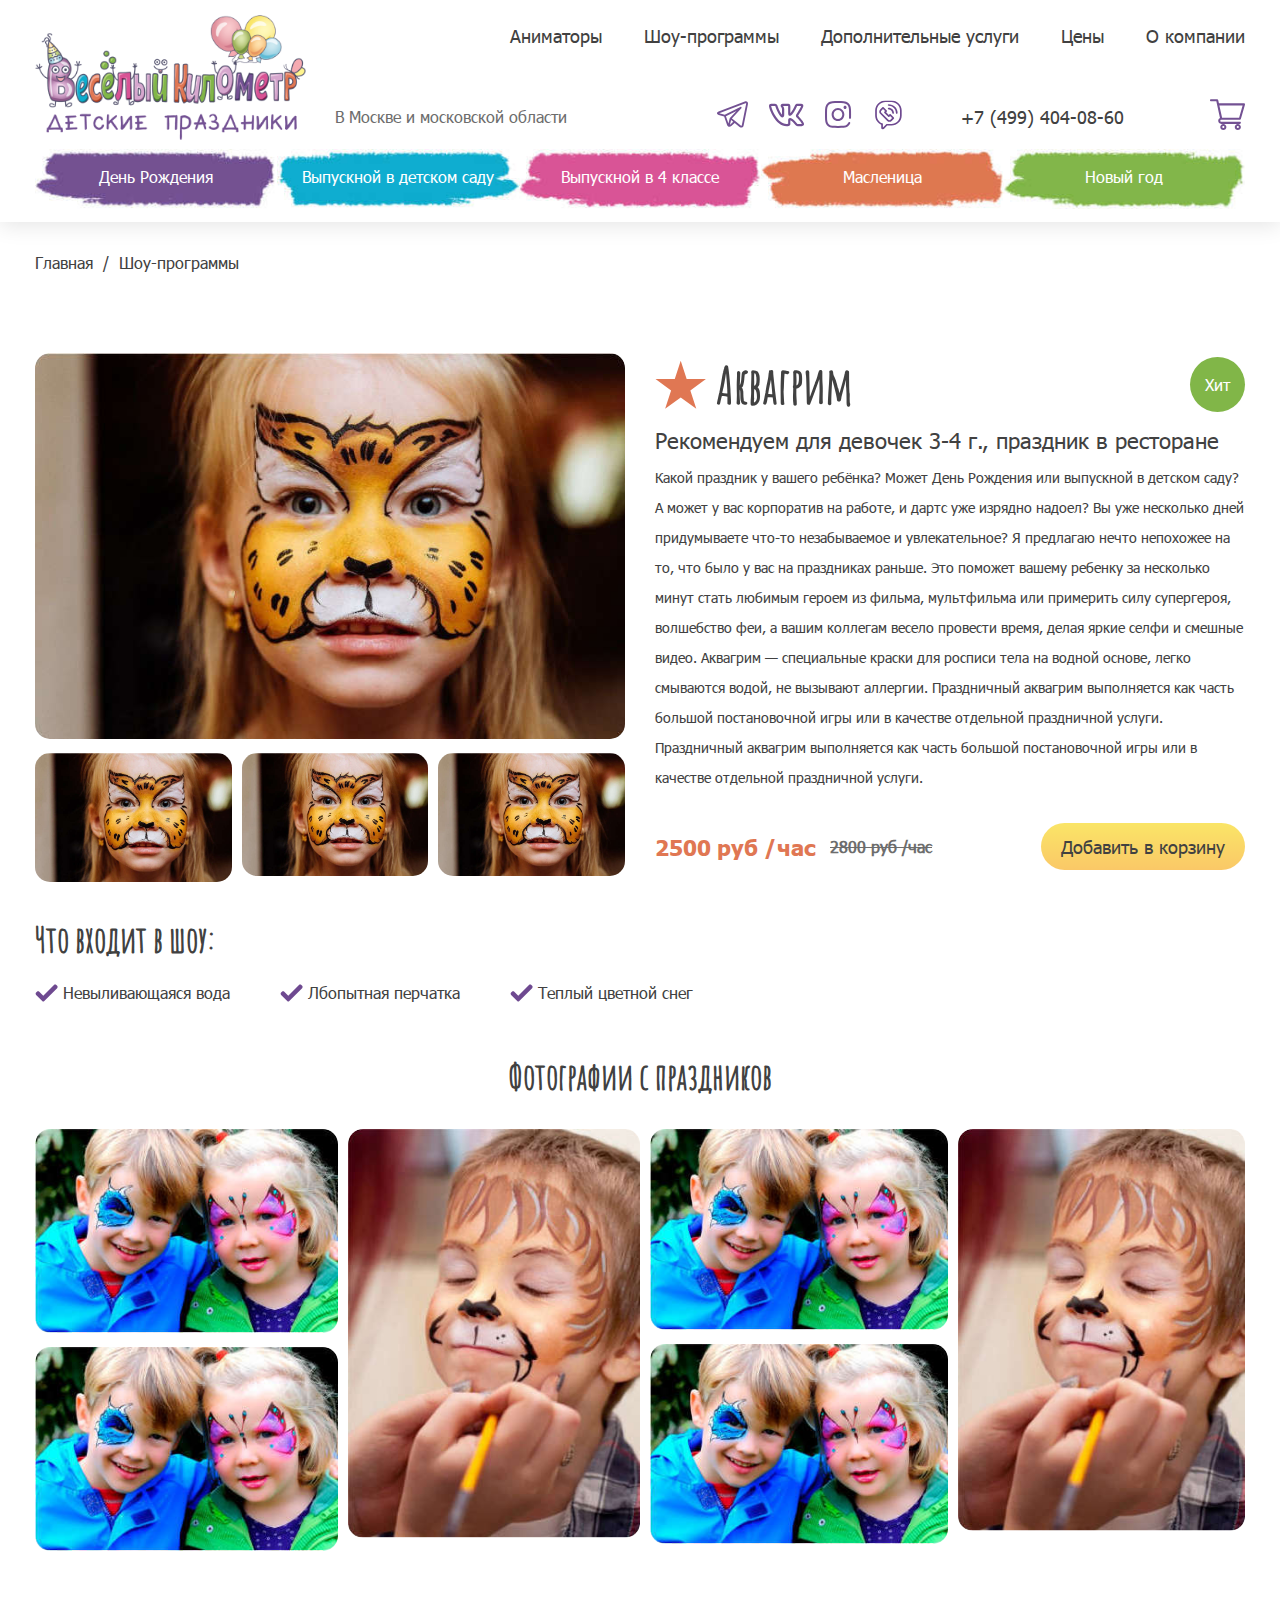
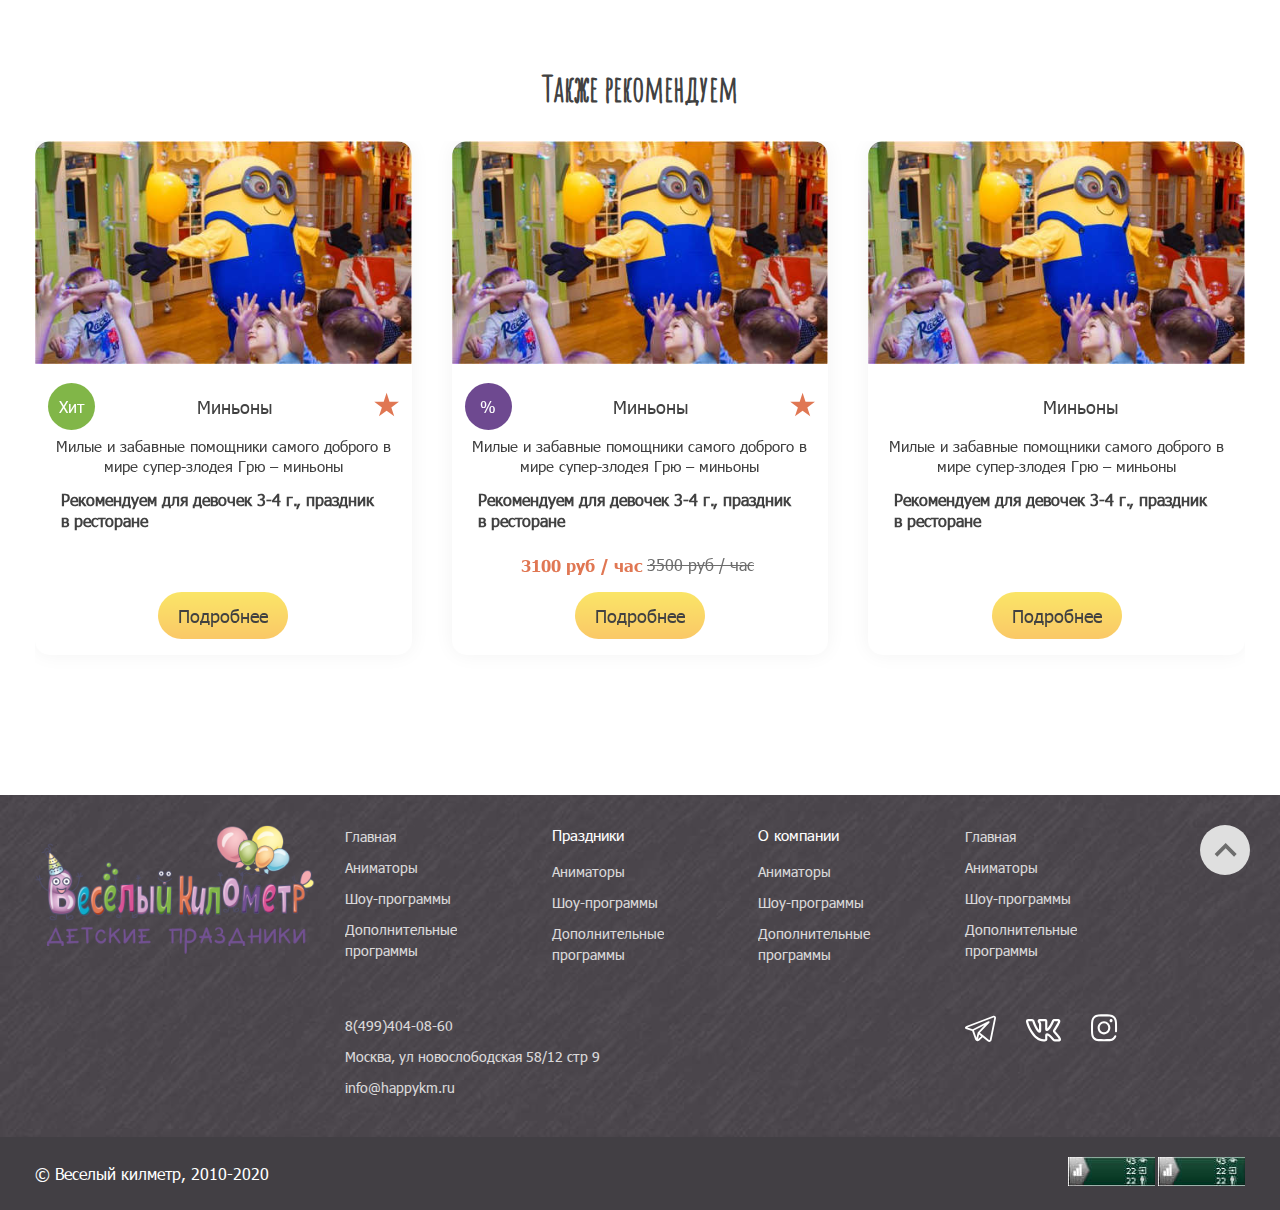
<file: servise-detail.html>
<!DOCTYPE html><html lang="en"><head> <meta charset="UTF-8"/> <meta name="viewport" content="width=device-width, initial-scale=1.0"/> <meta http-equiv="X-UA-Compatible" content="ie=edge"/> <title>EN.COM</title> <link rel="stylesheet" href="css/bootstrap-grid.min.css"> <link rel="stylesheet" href="css/slider.css"> <link rel="stylesheet" href="css/style.css"/> <link rel="stylesheet" href="css/footer.css"></head><body> <header class="header" id="header"> <div class="container"> <div class="header__body"> <div class="header__top"> <a href="index.html" class="logo"><img src="images/logo.png" alt=""></a> <div class="menu"> <nav class="menu-top adaptive"> <ul class="menu-list"> <li class="menu-list__item"><a class="menu-list__link" href="">Аниматоры</a></li><li class="menu-list__item"><a class="menu-list__link" href="">Шоу-программы</a></li><li class="menu-list__item"><a class="menu-list__link" href="">Дополнительные услуги</a></li><li class="menu-list__item"><a class="menu-list__link" href="#">Цены</a></li><li class="menu-list__item"><a class="menu-list__link" href="#">О компании</a></li></ul> </nav> <div class="menu-bottom"> <p class="adress">В Москве и московской области</p><ul class="menu-list-center adaptive"> <li class="menu-list__item"><a class="menu-list__link" href="#"><img src="images/icons/telegram.svg" alt=""></a></li><li class="menu-list__item"><a class="menu-list__link" href="#"><img src="images/icons/vk.svg" alt=""></a></li><li class="menu-list__item"><a class="menu-list__link" href="#"><img src="images/icons/instagram.svg" alt=""></a></li><li class="menu-list__item"><a class="menu-list__link" href="#"><img src="images/icons/viber.svg" alt=""></a></li></ul> <li class="phone-item adaptive"><a class="phone-link" href="tel:+74994040860">+7 (499) 404-08-60</a></li><li class="shopping-cart"><a class="menu-list__link" href="#"><img src="images/icons/cart.svg" alt=""></a></li><div class="burger-menu"> <span></span> </div></div></div></div><div class="header__bottom adaptive"> <nav class="menu"> <ul class="menu-list"> <li class="menu-list__item"> <a class="menu-item__link" href="#">День Рождения</a> <img src="images/icons/link-bg.jpg" alt=""> </li><li class="menu-list__item"> <a class="menu-item__link" href="#">Выпускной в детском саду</a> <img src="images/icons/link-bg-2.jpg" alt=""> </li><li class="menu-list__item"> <a class="menu-item__link" href="#">Выпускной в 4 классе</a> <img src="images/icons/link-bg-3.jpg" alt=""> </li><li class="menu-list__item"> <a class="menu-item__link" href="#">Масленица</a> <img src="images/icons/link-bg-4.jpg" alt=""> </li><li class="menu-list__item"> <a class="menu-item__link" href="#">Новый год</a> <img src="images/icons/link-bg-5.jpg" alt=""> </li></ul> </nav> </div><div class="header-mobile-menu"> <ul class="menu"> <li class="menu-list__item"><a href="#" class="menu-list__link">Аниматоры</a></li><li class="menu-list__item"><a href="#" class="menu-list__link">Шоу-программы</a></li><li class="menu-list__item"><a href="#" class="menu-list__link">Дополнительные услуги</a></li><li class="menu-list__item"><a href="#" class="menu-list__link">Цены</a></li><li class="menu-list__item"><a href="#" class="menu-list__link">О компании</a></li></ul> <ul class="socials"> <li><a href="#"><img src="images/icons/telegram.svg" alt=""></a></li><li><a href="#"><img src="images/icons/vk.svg" alt=""></a></li><li><a href="#"><img src="images/icons/instagram.svg" alt=""></a></li><li><a href="#"><img src="images/icons/viber.svg" alt=""></a></li></ul> <a class="tel" href="tel:+7 (499) 404-08-60">+7 (499) 404-08-60</a> <ul class="menu-bottom"> <li><a class="link link-1" href="#">День Рождения</a></li><li><a class="link link-2" href="#">Выпускной в детском саду</a></li><li><a class="link link-3" href="#">Выпускной в 4 классе</a></li><li><a class="link link-4" href="#">Масленица</a></li><li><a class="link link-5" href="#">Новый год</a></li></ul> </div></div></div></header> <section class="bread-crumb"> <div class="container"> <ul class="bread-crumb-list"> <li class="bread-crumb-list__item"> <a href="" class="breadcrumb-list__link">Главная</a> </li><li class="bread-crumb-list__item"> <a href="" class="breadcrumb-list__link">Шоу-программы</a> </li></ul> </div></section> <section class="servise-single"> <div class="container"> <div class="row"> <div class="col-lg-6"> <div class="big-img"> <img src="images/detskij-akvagrim 2.jpg" alt=""> </div><div class="small-images row"> <div class="col-4 servise-col"> <a href="images/detskij-akvagrim 2.jpg" class="small-image"> <img src="images/detskij-akvagrim 2.jpg" alt=""> </a> </div><div class="col-4 servise-col"> <a href="images/detskij-akvagrim 2.jpg" class="small-image"> <img src="images/detskij-akvagrim 2.jpg" alt=""> </a> </div><div class="col-4 servise-col"> <a href="images/detskij-akvagrim 2.jpg" class="small-image"> <img src="images/detskij-akvagrim 2.jpg" alt=""> </a> </div></div></div><div class="col-lg-6"> <div class="single-block"> <div class="single-header"> <div> <img src="images/icons/Star 1.svg" alt=""> <h1 class="title"> Аквагрим </h1> </div><div class="status"> <p class="status-text"> Хит </p></div></div><div class="single-recomendation"> <h4 class="recomend-text">Рекомендуем для девочек 3-4 г., праздник в ресторане</h4> </div><div class="single-text"> <p class="text"> Какой праздник у вашего ребёнка? Может День Рождения или выпускной в детском саду? А может у вас корпоратив на работе, и дартс уже изрядно надоел? Вы уже несколько дней придумываете что-то незабываемое и увлекательное? Я предлагаю нечто непохожее на то, что было у вас на праздниках раньше. Это поможет вашему ребенку за несколько минут стать любимым героем из фильма, мультфильма или примерить силу супергероя, волшебство феи, а вашим коллегам весело провести время, делая яркие селфи и смешные видео. Аквагрим — специальные краски для росписи тела на водной основе, легко смываются водой, не вызывают аллергии. Праздничный аквагрим выполняется как часть большой постановочной игры или в качестве отдельной праздничной услуги. Праздничный аквагрим выполняется как часть большой постановочной игры или в качестве отдельной праздничной услуги. </p></div><div class="single-price"> <h4 class=price>2500 руб /час <del>2800 руб /час</del></h4> <button class="submit">Добавить в корзину</button> </div></div></div><div class="col-12"> <div class="includes-block"> <h1 class="title"> Что входит в шоу: </h1> <div class="includes"> <p class="include"> <img src="images/icons/include.svg" alt=""> Невыливающаяся вода </p><p class="include"> <img src="images/icons/include.svg" alt=""> Лбопытная перчатка </p><p class="include"> <img src="images/icons/include.svg" alt=""> Теплый цветной снег </p></div></div></div></div></div></section> <section class="photos"> <div class="container"> <div class="row"> <div class="col-12"> <h1 class="title">Фотографии с праздников</h1> </div></div><div class="row"> <div class="col-lg-6 photo-col row"> <div class="photo-col col-6"> <div class="photo"> <img src="images/photo.jpg" alt=""> </div><div class="photo"> <img src="images/photo.jpg" alt=""> </div></div><div class="photo-col col-6"> <div class="photo"> <img src="images/photo-2.jpg" alt=""> </div></div></div><div class="col-lg-6 photo-col row"> <div class="photo-col col-6"> <div class="photo"> <img src="images/photo.jpg" alt=""> </div><div class="photo"> <img src="images/photo.jpg" alt=""> </div></div><div class="photo-col col-6"> <div class="photo"> <img src="images/photo-2.jpg" alt=""> </div></div></div></div></div></section> <section class="recomendation"> <div class="container"> <div class="row"> <div class="col-12"> <div class="title_text"> <h1 class="title">Также рекомендуем</h1> </div></div></div><div class="swiper-container animation-slider"> <div class="swiper-wrapper"> <div class="swiper-slide"> <div class="recomendation-post"> <img src="images/mini.jpg" alt="" class="recomendation-img"> <div class="recomendation-text"> <div class="recomendation-header"> <div class="status green"> <p class="status-text"> Хит </p></div><h4 class="title">Миньоны</h4> <div class="star"> <img src="images/icons/Star 1.svg" alt=""> </div></div><div class="text-block"> <p class="text"> Милые и забавные помощники самого доброго в мире супер-злодея Грю – миньоны </p><p class="recomendation-text"> Рекомендуем для девочек 3-4 г., праздник в ресторане </p></div><div class="recomendation-price"> </div><a class="recomendation-a" href="#">Подробнее</a> </div></div></div><div class="swiper-slide"> <div class="recomendation-post"> <img src="images/mini.jpg" alt="" class="recomendation-img"> <div class="recomendation-text"> <div class="recomendation-header"> <div class="status percent"> <p class="status-text"> % </p></div><h4 class="title">Миньоны</h4> <div class="star"> <img src="images/icons/Star 1.svg" alt=""> </div></div><div class="text-block"> <p class="text"> Милые и забавные помощники самого доброго в мире супер-злодея Грю – миньоны </p><p class="recomendation-text"> Рекомендуем для девочек 3-4 г., праздник в ресторане </p></div><div class="recomendation-price"> <p class="price"> 3100 руб / час <del>3500 руб / час</del> </p></div><a class="recomendation-a" href="#">Подробнее</a> </div></div></div><div class="swiper-slide"> <div class="recomendation-post"> <img src="images/mini.jpg" alt="" class="recomendation-img"> <div class="recomendation-text"> <div class="recomendation-header"> <div class="status"> </div><h4 class="title">Миньоны</h4> <div class="star"> </div></div><div class="text-block"> <p class="text"> Милые и забавные помощники самого доброго в мире супер-злодея Грю – миньоны </p><p class="recomendation-text"> Рекомендуем для девочек 3-4 г., праздник в ресторане </p></div><div class="recomendation-price"> </div><a class="recomendation-a" href="#">Подробнее</a> </div></div></div></div></div></div></section> <footer class="footer-1"> <div class="container"> <div class="row"> <div class="col-md-3 col-8"> <div class="logo"> <img src="../images/logo.png" alt=""> </div></div><div class="col-md-2"> <ul class="menu-list"> <li class="menu-list__item"><a href="" class="menu-list__link">Главная </a></li><li class="menu-list__item"><a href="" class="menu-list__link">Аниматоры</a></li><li class="menu-list__item"><a href="" class="menu-list__link">Шоу-программы</a></li><li class="menu-list__item"><a href="" class="menu-list__link">Дополнительные программы</a></li></ul> </div><div class="col-md-2"> <ul class="menu-list"> <p class="title">Праздники</p><li class="menu-list__item"><a href="" class="menu-list__link">Аниматоры</a></li><li class="menu-list__item"><a href="" class="menu-list__link">Шоу-программы</a></li><li class="menu-list__item"><a href="" class="menu-list__link">Дополнительные программы</a></li></ul> </div><div class="col-md-2"> <ul class="menu-list"> <p class="title"> О компании </p><li class="menu-list__item"><a href="" class="menu-list__link">Аниматоры</a></li><li class="menu-list__item"><a href="" class="menu-list__link">Шоу-программы</a></li><li class="menu-list__item"><a href="" class="menu-list__link">Дополнительные программы</a></li></ul> </div><div class="col-md-2"> <ul class="menu-list"> <li class="menu-list__item"><a href="" class="menu-list__link">Главная </a></li><li class="menu-list__item"><a href="" class="menu-list__link">Аниматоры</a></li><li class="menu-list__item"><a href="" class="menu-list__link">Шоу-программы</a></li><li class="menu-list__item"><a href="" class="menu-list__link">Дополнительные программы</a></li></ul> </div><div class="col-md-1 col-4 top-box"> <a href="#header" class="top"> <img src="images/icons/top.svg" alt=""> </a> </div></div><div class="row footer-row-2"> <div class="col-lg-3"> </div><div class="col-lg-4"> <ul class="menu-list"> <li class="menu-list__item"><a href="tel:84994040860" class="menu-list__link">8(499)404-08-60 </a></li><li class="menu-list__item"><a href="" class="menu-list__link"> Москва, ул новослободская 58/12 стр 9</a></li><li class="menu-list__item"><a href="mailto:info@happykm.ru" class="menu-list__link"> info@happykm.ru</a></li></ul> </div><div class="col-lg-2"> </div><div class="col-lg-3"> <div class="social"> <a href="#"><img src="images/icons/telegram-2.svg" alt=""></a> <a href="#"><img src="images/icons/vk-2.svg" alt=""></a> <a href="#"><img src="images/icons/instagram-2.svg" alt=""></a> </div></div><div class="col-4 analitic"> <img src="images/icons/ana.jpg" alt=""> </div><div class="col-4 analitic"> <img src="images/icons/ana.jpg" alt=""> </div></div></div></footer><footer class="footer-2"> <div class="container"> <div class="row justify-content-between align-items-center"> <div class="col-md-3"> <p class="license"> © Веселый килметр, 2010-2020 </p></div><div class="col-md-2 d-flex justify-content-between"> <div class="analitic"> <img src="images/icons/ana.jpg" alt=""> </div><div class="analitic"> <img src="images/icons/ana.jpg" alt=""> </div></div></div></div></footer> <script src="js/jquery.js"></script> <script src="js/slider.js"></script> <script src="js/main.js"></script></body></html>
</file>
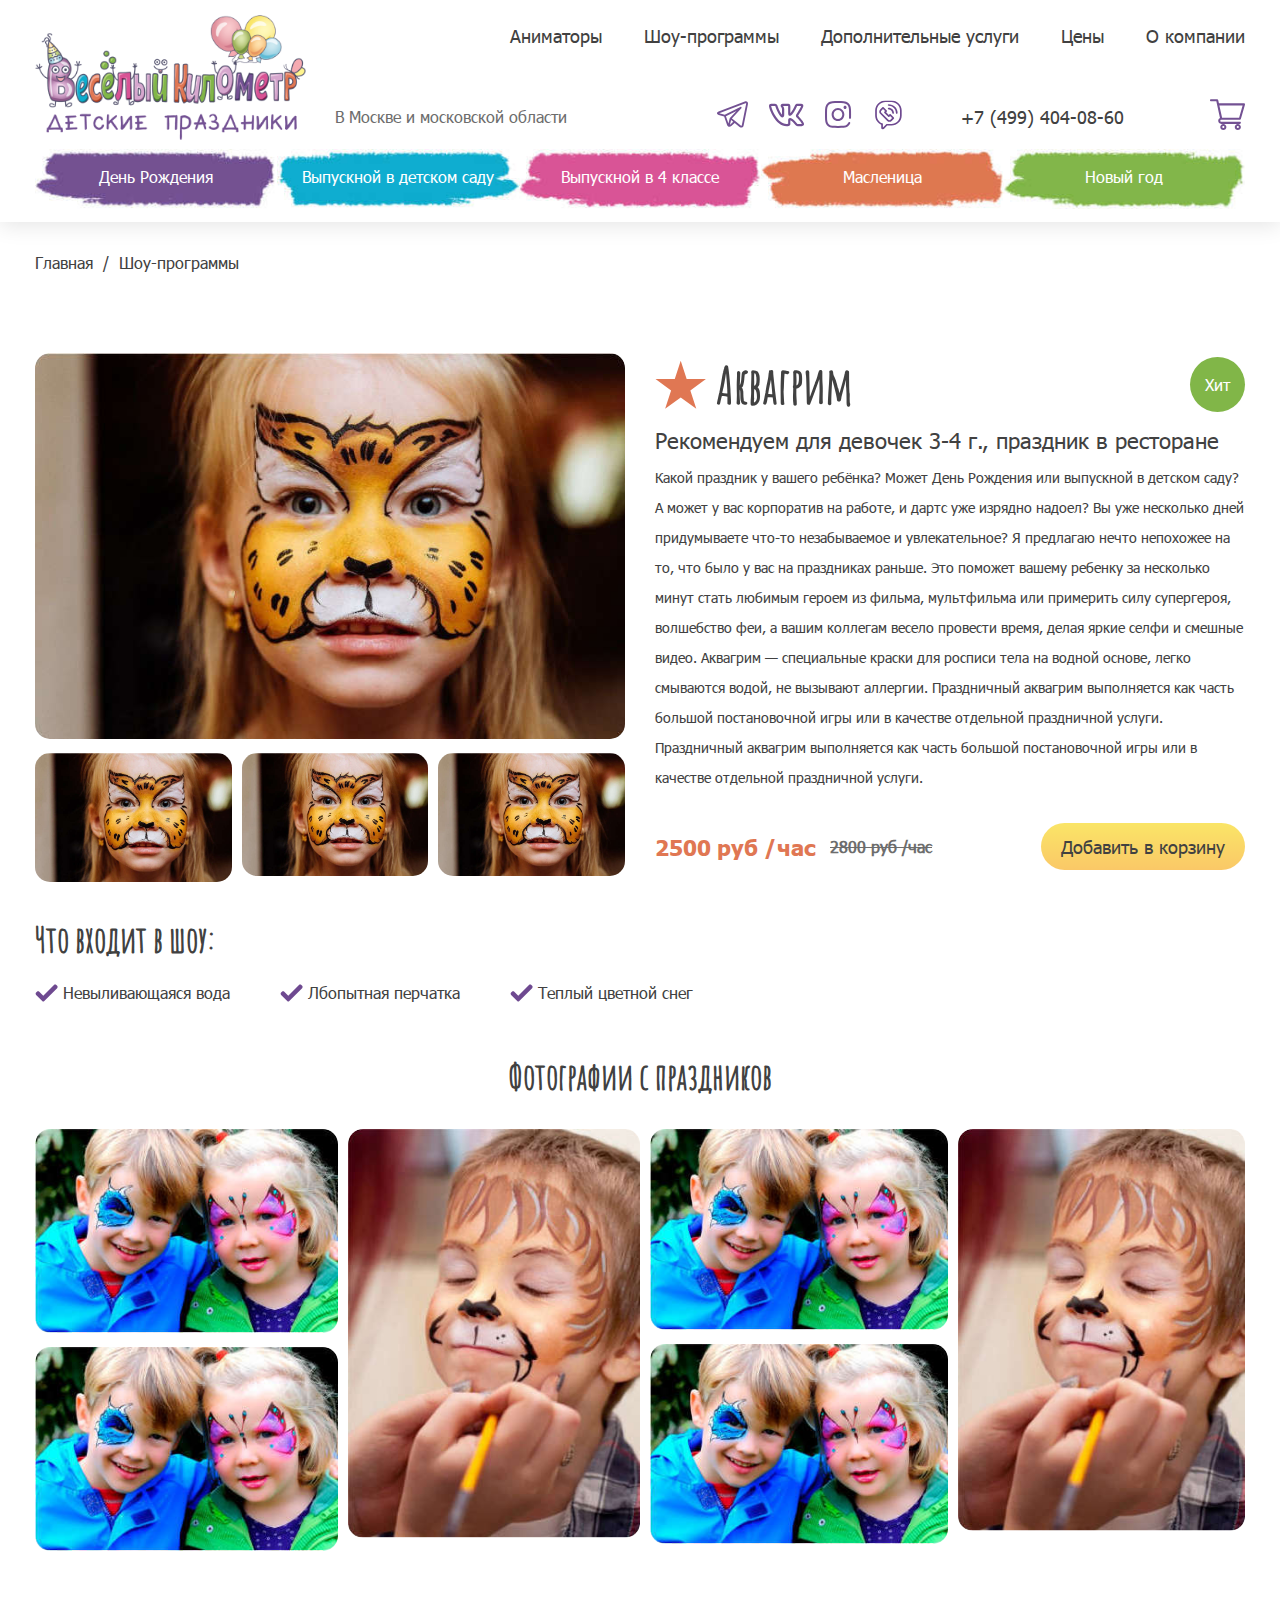
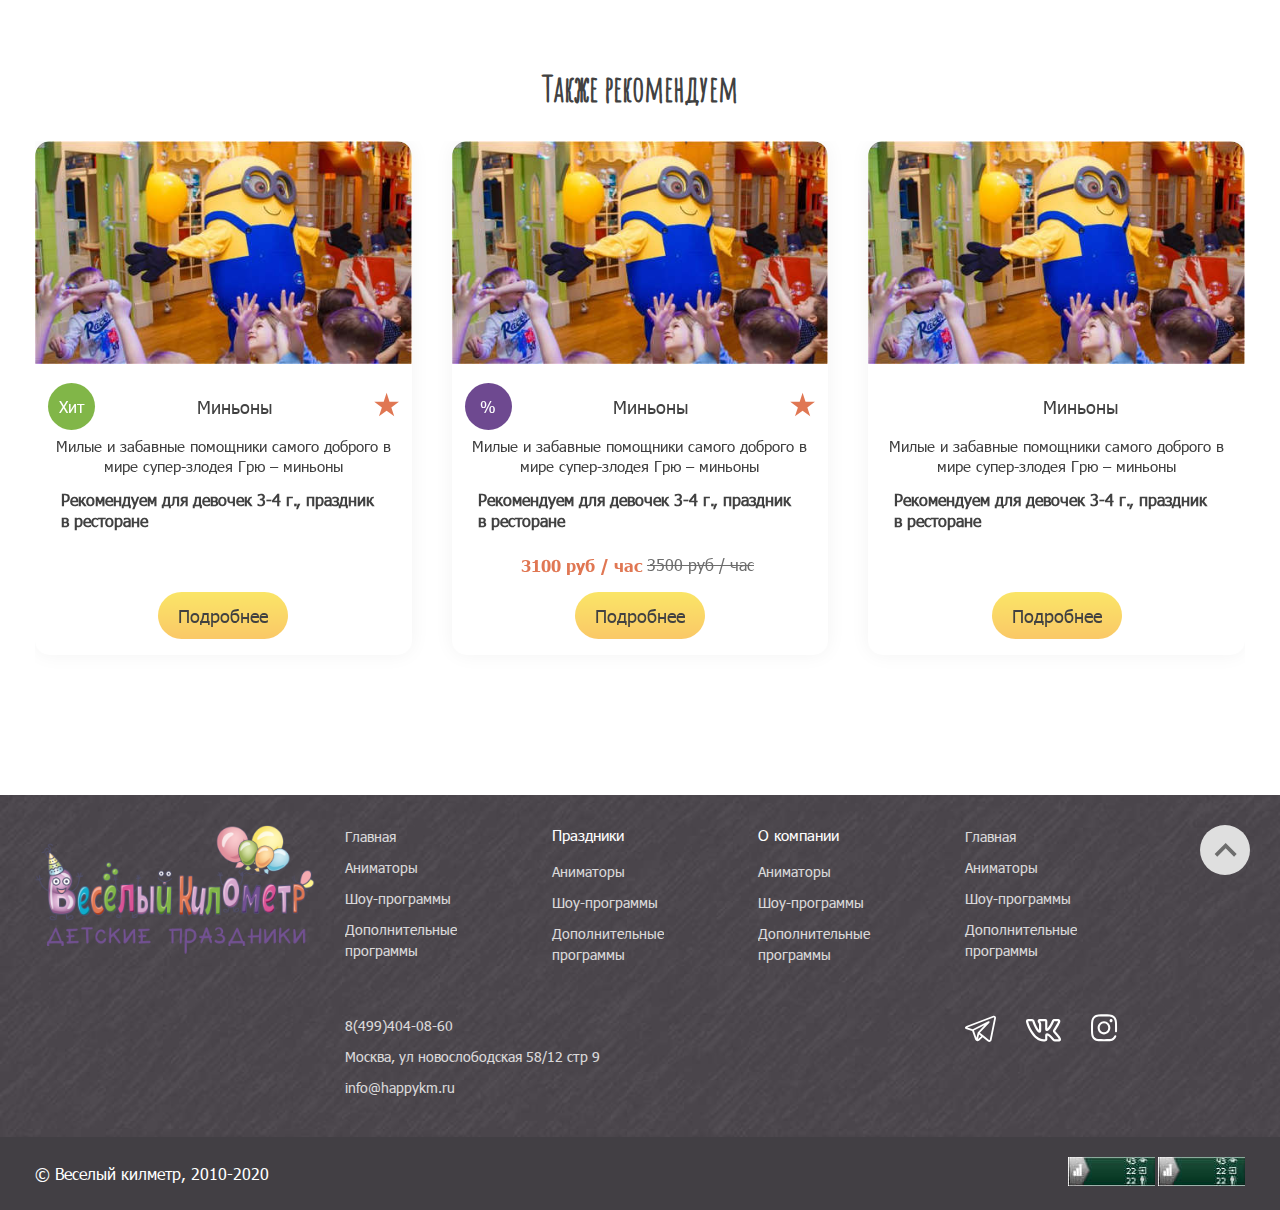
<file: servise.html>
<!DOCTYPE html><html lang="en"><head> <meta charset="UTF-8"/> <meta name="viewport" content="width=device-width, initial-scale=1.0"/> <meta http-equiv="X-UA-Compatible" content="ie=edge"/> <title>EN.COM</title> <link rel="stylesheet" href="css/bootstrap-grid.min.css"> <link rel="stylesheet" href="css/slider.css"> <link rel="stylesheet" href="css/style.css"/> <link rel="stylesheet" href="css/footer.css"></head><body> <header class="header" id="header"> <div class="container"> <div class="header__body"> <div class="header__top"> <a href="index.html" class="logo"><img src="images/logo.png" alt=""></a> <div class="menu"> <nav class="menu-top adaptive"> <ul class="menu-list"> <li class="menu-list__item"><a class="menu-list__link" href="animators-km.html">Аниматоры</a></li><li class="menu-list__item"><a class="menu-list__link" href="shows.html">Шоу-программы</a></li><li class="menu-list__item"><a class="menu-list__link" href="add-servise.html">Дополнительные услуги</a></li><li class="menu-list__item"><a class="menu-list__link" href="#">Цены</a></li><li class="menu-list__item"><a class="menu-list__link" href="#">О компании</a></li></ul> </nav> <div class="menu-bottom"> <p class="adress">В Москве и московской области</p><ul class="menu-list-center adaptive"> <li class="menu-list__item"><a class="menu-list__link" href="#"><img src="images/icons/telegram.svg" alt=""></a></li><li class="menu-list__item"><a class="menu-list__link" href="#"><img src="images/icons/vk.svg" alt=""></a></li><li class="menu-list__item"><a class="menu-list__link" href="#"><img src="images/icons/instagram.svg" alt=""></a></li><li class="menu-list__item"><a class="menu-list__link" href="#"><img src="images/icons/viber.svg" alt=""></a></li></ul> <li class="phone-item adaptive"><a class="phone-link" href="tel:+74994040860">+7 (499) 404-08-60</a></li><li class="shopping-cart"><a class="menu-list__link" href="#"><img src="images/icons/cart.svg" alt=""></a></li><div class="burger-menu"> <span></span> </div></div></div></div><div class="header__bottom adaptive"> <nav class="menu"> <ul class="menu-list"> <li class="menu-list__item"> <a class="menu-item__link" href="#">День Рождения</a> <img src="images/icons/link-bg.jpg" alt=""> </li><li class="menu-list__item"> <a class="menu-item__link" href="#">Выпускной в детском саду</a> <img src="images/icons/link-bg-2.jpg" alt=""> </li><li class="menu-list__item"> <a class="menu-item__link" href="#">Выпускной в 4 классе</a> <img src="images/icons/link-bg-3.jpg" alt=""> </li><li class="menu-list__item"> <a class="menu-item__link" href="#">Масленица</a> <img src="images/icons/link-bg-4.jpg" alt=""> </li><li class="menu-list__item"> <a class="menu-item__link" href="#">Новый год</a> <img src="images/icons/link-bg-5.jpg" alt=""> </li></ul> </nav> </div><div class="header-mobile-menu"> <ul class="menu"> <li class="menu-list__item"><a href="#" class="menu-list__link">Аниматоры</a></li><li class="menu-list__item"><a href="#" class="menu-list__link">Шоу-программы</a></li><li class="menu-list__item"><a href="#" class="menu-list__link">Дополнительные услуги</a></li><li class="menu-list__item"><a href="#" class="menu-list__link">Цены</a></li><li class="menu-list__item"><a href="#" class="menu-list__link">О компании</a></li></ul> <ul class="socials"> <li><a href="#"><img src="images/icons/telegram.svg" alt=""></a></li><li><a href="#"><img src="images/icons/vk.svg" alt=""></a></li><li><a href="#"><img src="images/icons/instagram.svg" alt=""></a></li><li><a href="#"><img src="images/icons/viber.svg" alt=""></a></li></ul> <a class="tel" href="tel:+7 (499) 404-08-60">+7 (499) 404-08-60</a> <ul class="menu-bottom"> <li><a class="link link-1" href="#">День Рождения</a></li><li><a class="link link-2" href="#">Выпускной в детском саду</a></li><li><a class="link link-3" href="#">Выпускной в 4 классе</a></li><li><a class="link link-4" href="#">Масленица</a></li><li><a class="link link-5" href="#">Новый год</a></li></ul> </div></div></div></header> <section class="bread-crumb"> <div class="container"> <ul class="bread-crumb-list"> <li class="bread-crumb-list__item"> <a href="" class="breadcrumb-list__link">Главная</a> </li><li class="bread-crumb-list__item"> <a href="" class="breadcrumb-list__link">Шоу-программы</a> </li></ul> </div></section> <section class="servise-single"> <div class="container"> <div class="row"> <div class="col-lg-6"> <div class="big-img"> <img src="images/detskij-akvagrim 2.jpg" alt=""> </div><div class="small-images row"> <div class="col-4 servise-col"> <a href="images/detskij-akvagrim 2.jpg" class="small-image"> <img src="images/detskij-akvagrim 2.jpg" alt=""> </a> </div><div class="col-4 servise-col"> <a href="images/detskij-akvagrim 2.jpg" class="small-image"> <img src="images/detskij-akvagrim 2.jpg" alt=""> </a> </div><div class="col-4 servise-col"> <a href="images/detskij-akvagrim 2.jpg" class="small-image"> <img src="images/detskij-akvagrim 2.jpg" alt=""> </a> </div></div></div><div class="col-lg-6"> <div class="single-block"> <div class="single-header"> <div> <img src="images/icons/Star 1.svg" alt=""> <h1 class="title"> Аквагрим </h1> </div><div class="status"> <p class="status-text"> Хит </p></div></div><div class="single-recomendation"> <h4 class="recomend-text">Рекомендуем для девочек 3-4 г., праздник в ресторане</h4> </div><div class="single-text"> <p class="text"> Какой праздник у вашего ребёнка? Может День Рождения или выпускной в детском саду? А может у вас корпоратив на работе, и дартс уже изрядно надоел? Вы уже несколько дней придумываете что-то незабываемое и увлекательное? Я предлагаю нечто непохожее на то, что было у вас на праздниках раньше. Это поможет вашему ребенку за несколько минут стать любимым героем из фильма, мультфильма или примерить силу супергероя, волшебство феи, а вашим коллегам весело провести время, делая яркие селфи и смешные видео. Аквагрим — специальные краски для росписи тела на водной основе, легко смываются водой, не вызывают аллергии. Праздничный аквагрим выполняется как часть большой постановочной игры или в качестве отдельной праздничной услуги. Праздничный аквагрим выполняется как часть большой постановочной игры или в качестве отдельной праздничной услуги. </p></div><div class="single-price"> <h4 class=price>2500 руб /час <del>2800 руб /час</del></h4> <button class="submit">Добавить в корзину</button> </div></div></div><div class="col-12"> <div class="includes-block"> <h1 class="title"> Что входит в шоу: </h1> <div class="includes"> <p class="include"> <img src="images/icons/include.svg" alt=""> Невыливающаяся вода </p><p class="include"> <img src="images/icons/include.svg" alt=""> Лбопытная перчатка </p><p class="include"> <img src="images/icons/include.svg" alt=""> Теплый цветной снег </p></div></div></div></div></div></section> <section class="photos"> <div class="container"> <div class="row"> <div class="col-12"> <h1 class="title">Фотографии с праздников</h1> </div></div><div class="row"> <div class="col-lg-6 photo-col row"> <div class="photo-col col-6"> <div class="photo"> <img src="images/photo.jpg" alt=""> </div><div class="photo"> <img src="images/photo.jpg" alt=""> </div></div><div class="photo-col col-6"> <div class="photo"> <img src="images/photo-2.jpg" alt=""> </div></div></div><div class="col-lg-6 photo-col row"> <div class="photo-col col-6"> <div class="photo"> <img src="images/photo.jpg" alt=""> </div><div class="photo"> <img src="images/photo.jpg" alt=""> </div></div><div class="photo-col col-6"> <div class="photo"> <img src="images/photo-2.jpg" alt=""> </div></div></div></div></div></section> <section class="recomendation"> <div class="container"> <div class="row"> <div class="col-12"> <div class="title_text"> <h1 class="title">Также рекомендуем</h1> </div></div></div><div class="swiper-container animation-slider"> <div class="swiper-wrapper"> <div class="swiper-slide"> <div class="recomendation-post"> <img src="images/mini.jpg" alt="" class="recomendation-img"> <div class="recomendation-text"> <div class="recomendation-header"> <div class="status green"> <p class="status-text"> Хит </p></div><h4 class="title">Миньоны</h4> <div class="star"> <img src="images/icons/Star 1.svg" alt=""> </div></div><div class="text-block"> <p class="text"> Милые и забавные помощники самого доброго в мире супер-злодея Грю – миньоны </p><p class="recomendation-text"> Рекомендуем для девочек 3-4 г., праздник в ресторане </p></div><div class="recomendation-price"> </div><a class="recomendation-a" href="#">Подробнее</a> </div></div></div><div class="swiper-slide"> <div class="recomendation-post"> <img src="images/mini.jpg" alt="" class="recomendation-img"> <div class="recomendation-text"> <div class="recomendation-header"> <div class="status percent"> <p class="status-text"> % </p></div><h4 class="title">Миньоны</h4> <div class="star"> <img src="images/icons/Star 1.svg" alt=""> </div></div><div class="text-block"> <p class="text"> Милые и забавные помощники самого доброго в мире супер-злодея Грю – миньоны </p><p class="recomendation-text"> Рекомендуем для девочек 3-4 г., праздник в ресторане </p></div><div class="recomendation-price"> <p class="price"> 3100 руб / час <del>3500 руб / час</del> </p></div><a class="recomendation-a" href="#">Подробнее</a> </div></div></div><div class="swiper-slide"> <div class="recomendation-post"> <img src="images/mini.jpg" alt="" class="recomendation-img"> <div class="recomendation-text"> <div class="recomendation-header"> <div class="status"> </div><h4 class="title">Миньоны</h4> <div class="star"> </div></div><div class="text-block"> <p class="text"> Милые и забавные помощники самого доброго в мире супер-злодея Грю – миньоны </p><p class="recomendation-text"> Рекомендуем для девочек 3-4 г., праздник в ресторане </p></div><div class="recomendation-price"> </div><a class="recomendation-a" href="#">Подробнее</a> </div></div></div></div></div></div></section> <footer class="footer-1"> <div class="container"> <div class="row"> <div class="col-md-3 col-8"> <div class="logo"> <img src="../images/logo.png" alt=""> </div></div><div class="col-md-2"> <ul class="menu-list"> <li class="menu-list__item"><a href="" class="menu-list__link">Главная </a></li><li class="menu-list__item"><a href="" class="menu-list__link">Аниматоры</a></li><li class="menu-list__item"><a href="" class="menu-list__link">Шоу-программы</a></li><li class="menu-list__item"><a href="" class="menu-list__link">Дополнительные программы</a></li></ul> </div><div class="col-md-2"> <ul class="menu-list"> <p class="title">Праздники</p><li class="menu-list__item"><a href="" class="menu-list__link">Аниматоры</a></li><li class="menu-list__item"><a href="" class="menu-list__link">Шоу-программы</a></li><li class="menu-list__item"><a href="" class="menu-list__link">Дополнительные программы</a></li></ul> </div><div class="col-md-2"> <ul class="menu-list"> <p class="title"> О компании </p><li class="menu-list__item"><a href="" class="menu-list__link">Аниматоры</a></li><li class="menu-list__item"><a href="" class="menu-list__link">Шоу-программы</a></li><li class="menu-list__item"><a href="" class="menu-list__link">Дополнительные программы</a></li></ul> </div><div class="col-md-2"> <ul class="menu-list"> <li class="menu-list__item"><a href="" class="menu-list__link">Главная </a></li><li class="menu-list__item"><a href="" class="menu-list__link">Аниматоры</a></li><li class="menu-list__item"><a href="" class="menu-list__link">Шоу-программы</a></li><li class="menu-list__item"><a href="" class="menu-list__link">Дополнительные программы</a></li></ul> </div><div class="col-md-1 col-4 top-box"> <a href="#header" class="top"> <img src="images/icons/top.svg" alt=""> </a> </div></div><div class="row footer-row-2"> <div class="col-lg-3"> </div><div class="col-lg-4"> <ul class="menu-list"> <li class="menu-list__item"><a href="tel:84994040860" class="menu-list__link">8(499)404-08-60 </a></li><li class="menu-list__item"><a href="" class="menu-list__link"> Москва, ул новослободская 58/12 стр 9</a></li><li class="menu-list__item"><a href="mailto:info@happykm.ru" class="menu-list__link"> info@happykm.ru</a></li></ul> </div><div class="col-lg-2"> </div><div class="col-lg-3"> <div class="social"> <a href="#"><img src="images/icons/telegram-2.svg" alt=""></a> <a href="#"><img src="images/icons/vk-2.svg" alt=""></a> <a href="#"><img src="images/icons/instagram-2.svg" alt=""></a> </div></div><div class="col-4 analitic"> <img src="images/icons/ana.jpg" alt=""> </div><div class="col-4 analitic"> <img src="images/icons/ana.jpg" alt=""> </div></div></div></footer><footer class="footer-2"> <div class="container"> <div class="row justify-content-between align-items-center"> <div class="col-md-3"> <p class="license"> © Веселый килметр, 2010-2020 </p></div><div class="col-md-2 d-flex justify-content-between"> <div class="analitic"> <img src="images/icons/ana.jpg" alt=""> </div><div class="analitic"> <img src="images/icons/ana.jpg" alt=""> </div></div></div></div></footer> <script src="js/jquery.js"></script> <script src="js/slider.js"></script> <script src="js/main.js"></script></body></html>
</file>
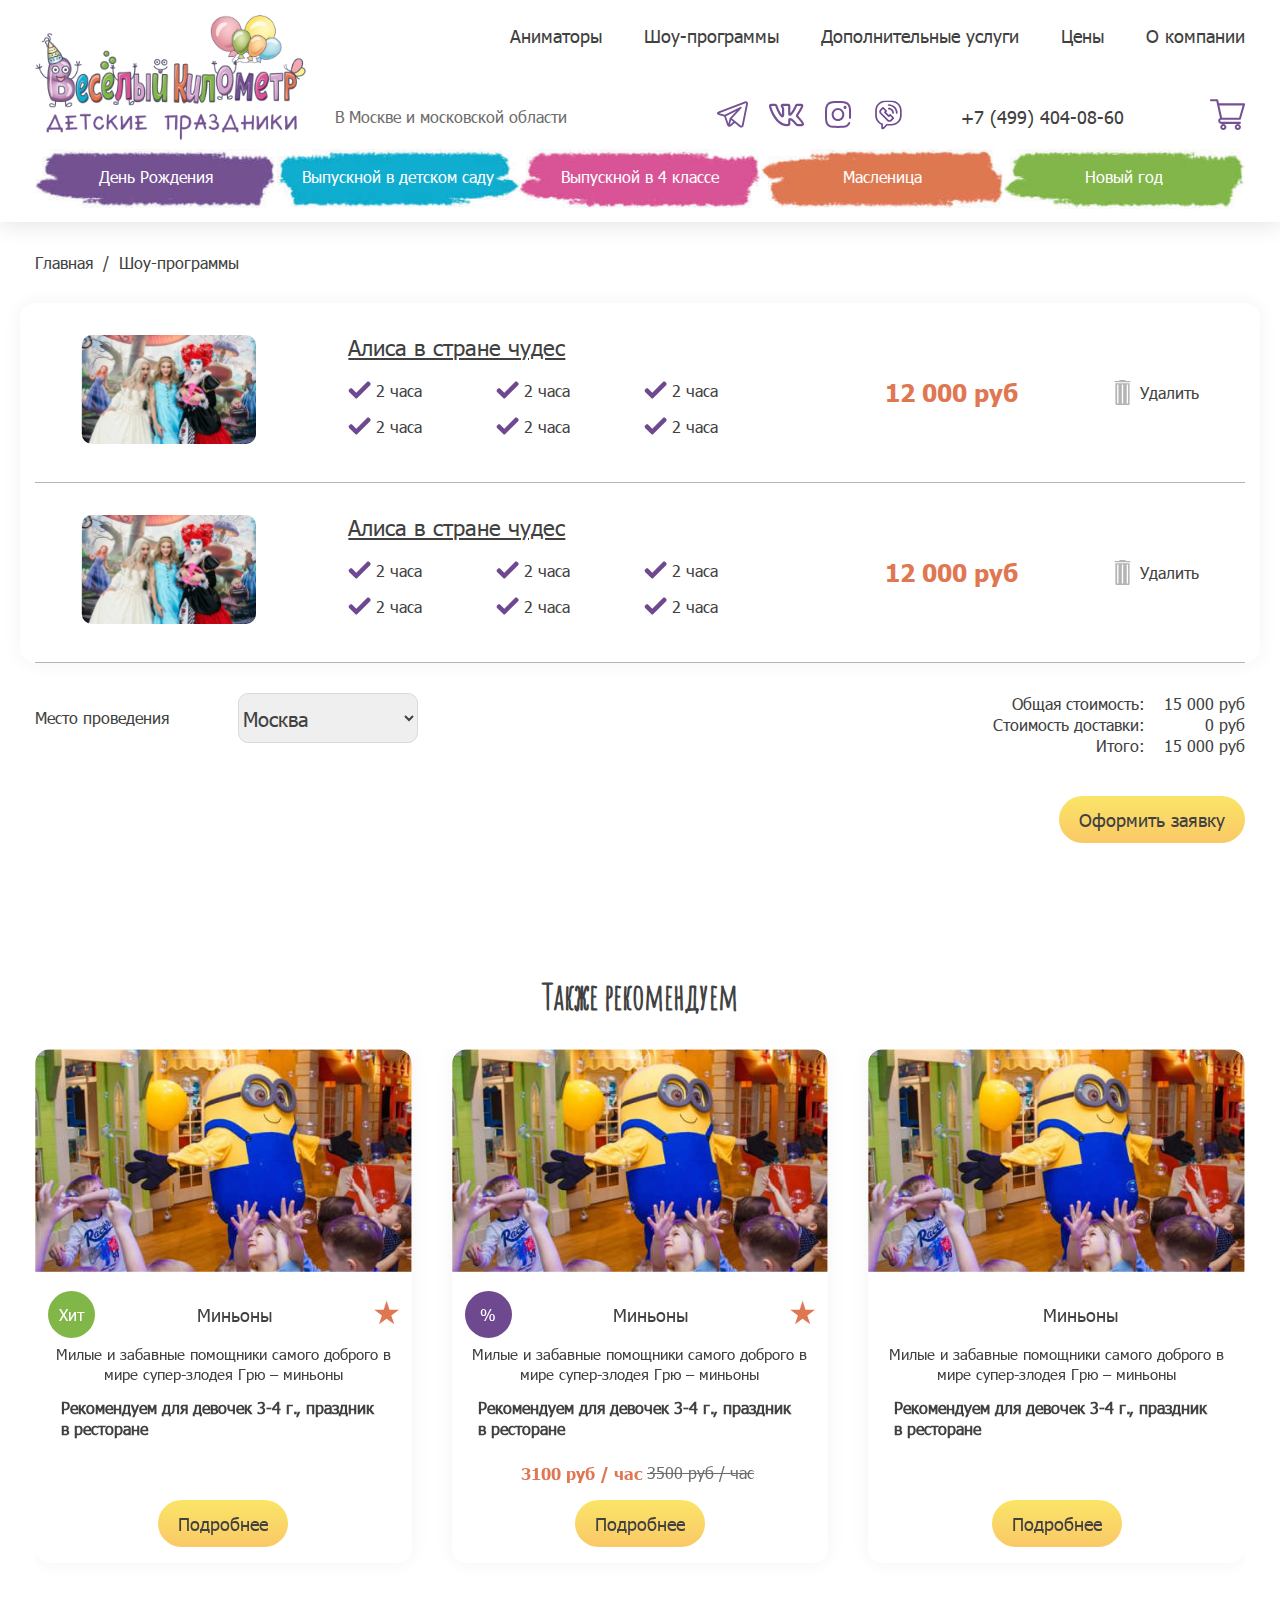
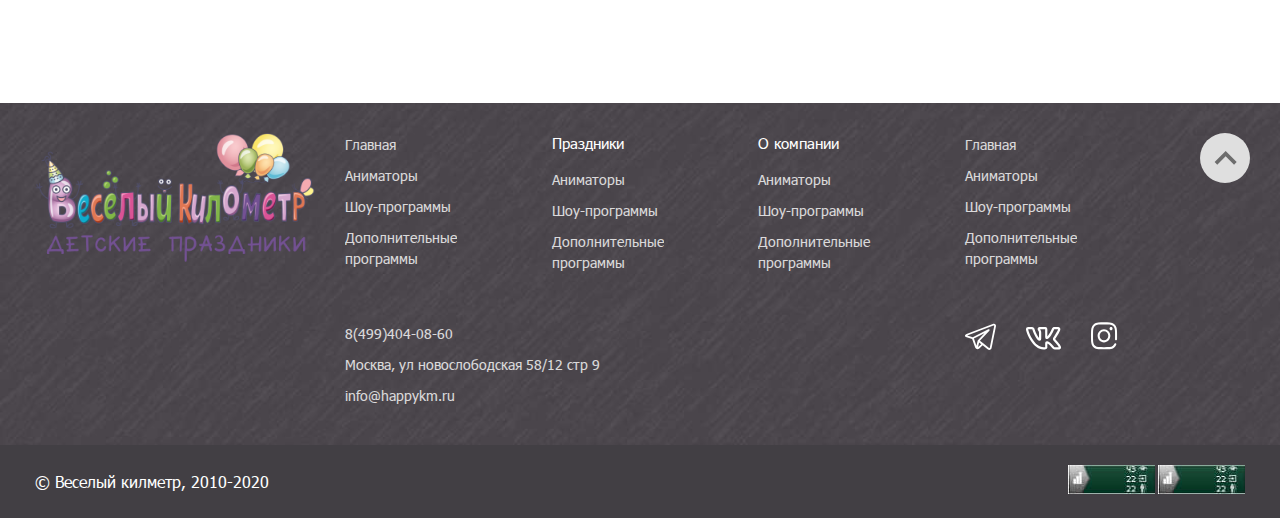
<file: shopping-cart.html>
<!DOCTYPE html><html lang="en"><head> <meta charset="UTF-8"/> <meta name="viewport" content="width=device-width, initial-scale=1.0"/> <meta http-equiv="X-UA-Compatible" content="ie=edge"/> <title>EN.COM</title> <link rel="stylesheet" href="css/bootstrap-grid.min.css"> <link rel="stylesheet" href="css/slider.css"> <link rel="stylesheet" href="css/style.css"/> <link rel="stylesheet" href="css/footer.css"></head><body> <header class="header" id="header"> <div class="container"> <div class="header__body"> <div class="header__top"> <a href="index.html" class="logo"><img src="images/logo.png" alt=""></a> <div class="menu"> <nav class="menu-top adaptive"> <ul class="menu-list"> <li class="menu-list__item"><a class="menu-list__link" href="">Аниматоры</a></li><li class="menu-list__item"><a class="menu-list__link" href="">Шоу-программы</a></li><li class="menu-list__item"><a class="menu-list__link" href="">Дополнительные услуги</a></li><li class="menu-list__item"><a class="menu-list__link" href="#">Цены</a></li><li class="menu-list__item"><a class="menu-list__link" href="#">О компании</a></li></ul> </nav> <div class="menu-bottom"> <p class="adress">В Москве и московской области</p><ul class="menu-list-center adaptive"> <li class="menu-list__item"><a class="menu-list__link" href="#"><img src="images/icons/telegram.svg" alt=""></a></li><li class="menu-list__item"><a class="menu-list__link" href="#"><img src="images/icons/vk.svg" alt=""></a></li><li class="menu-list__item"><a class="menu-list__link" href="#"><img src="images/icons/instagram.svg" alt=""></a></li><li class="menu-list__item"><a class="menu-list__link" href="#"><img src="images/icons/viber.svg" alt=""></a></li></ul> <li class="phone-item adaptive"><a class="phone-link" href="tel:+74994040860">+7 (499) 404-08-60</a></li><li class="shopping-cart"><a class="menu-list__link" href="#"><img src="images/icons/cart.svg" alt=""></a></li><div class="burger-menu"> <span></span> </div></div></div></div><div class="header__bottom adaptive"> <nav class="menu"> <ul class="menu-list"> <li class="menu-list__item"> <a class="menu-item__link" href="#">День Рождения</a> <img src="images/icons/link-bg.jpg" alt=""> </li><li class="menu-list__item"> <a class="menu-item__link" href="#">Выпускной в детском саду</a> <img src="images/icons/link-bg-2.jpg" alt=""> </li><li class="menu-list__item"> <a class="menu-item__link" href="#">Выпускной в 4 классе</a> <img src="images/icons/link-bg-3.jpg" alt=""> </li><li class="menu-list__item"> <a class="menu-item__link" href="#">Масленица</a> <img src="images/icons/link-bg-4.jpg" alt=""> </li><li class="menu-list__item"> <a class="menu-item__link" href="#">Новый год</a> <img src="images/icons/link-bg-5.jpg" alt=""> </li></ul> </nav> </div><div class="header-mobile-menu"> <ul class="menu"> <li class="menu-list__item"><a href="#" class="menu-list__link">Аниматоры</a></li><li class="menu-list__item"><a href="#" class="menu-list__link">Шоу-программы</a></li><li class="menu-list__item"><a href="#" class="menu-list__link">Дополнительные услуги</a></li><li class="menu-list__item"><a href="#" class="menu-list__link">Цены</a></li><li class="menu-list__item"><a href="#" class="menu-list__link">О компании</a></li></ul> <ul class="socials"> <li><a href="#"><img src="images/icons/telegram.svg" alt=""></a></li><li><a href="#"><img src="images/icons/vk.svg" alt=""></a></li><li><a href="#"><img src="images/icons/instagram.svg" alt=""></a></li><li><a href="#"><img src="images/icons/viber.svg" alt=""></a></li></ul> <a class="tel" href="tel:+7 (499) 404-08-60">+7 (499) 404-08-60</a> <ul class="menu-bottom"> <li><a class="link link-1" href="#">День Рождения</a></li><li><a class="link link-2" href="#">Выпускной в детском саду</a></li><li><a class="link link-3" href="#">Выпускной в 4 классе</a></li><li><a class="link link-4" href="#">Масленица</a></li><li><a class="link link-5" href="#">Новый год</a></li></ul> </div></div></div></header> <section class="bread-crumb"> <div class="container"> <ul class="bread-crumb-list"> <li class="bread-crumb-list__item"> <a href="" class="breadcrumb-list__link">Главная</a> </li><li class="bread-crumb-list__item"> <a href="" class="breadcrumb-list__link">Шоу-программы</a> </li></ul> </div></section> <section class="cart"> <div class="container"> <div class="row cart-box"> <div class="col-12"> <div class="order"> <div class="order-image"> <img src="images/alice.svg" alt=""> </div><div class="order-content"> <a href="#" class="order-title">Алиса в стране чудес</a> <div class="order-about"> <p class="check"> <img src="images/icons/include.svg" alt=""> 2 часа </p><p class="check"> <img src="images/icons/include.svg" alt=""> 2 часа </p><p class="check"> <img src="images/icons/include.svg" alt=""> 2 часа </p><p class="check"> <img src="images/icons/include.svg" alt=""> 2 часа </p><p class="check"> <img src="images/icons/include.svg" alt=""> 2 часа </p><p class="check"> <img src="images/icons/include.svg" alt=""> 2 часа </p></div></div><div class="order-price"> <p class="price"> 12 000 руб </p></div><div class="delete-order"> <p class="delete"> <img src="images/icons/delete.svg" alt=""> Удалить </p></div></div><div class="order"> <div class="order-image"> <img src="images/alice.svg" alt=""> </div><div class="order-content"> <a href="#" class="order-title">Алиса в стране чудес</a> <div class="order-about"> <p class="check"> <img src="images/icons/include.svg" alt=""> 2 часа </p><p class="check"> <img src="images/icons/include.svg" alt=""> 2 часа </p><p class="check"> <img src="images/icons/include.svg" alt=""> 2 часа </p><p class="check"> <img src="images/icons/include.svg" alt=""> 2 часа </p><p class="check"> <img src="images/icons/include.svg" alt=""> 2 часа </p><p class="check"> <img src="images/icons/include.svg" alt=""> 2 часа </p></div></div><div class="order-price"> <p class="price"> 12 000 руб </p></div><div class="delete-order"> <p class="delete"> <img src="images/icons/delete.svg" alt=""> Удалить </p></div></div></div></div><div class="order-total row justify-content-between"> <div class="col-xl-4 col-12"> <div class="order-adress"> <p class="adress"> Место проведения </p><select name="" id=""> <option value="">Москва</option> <option value="">New york</option> <option value="">City</option> <option value="">samara</option> </select> </div></div><div class="col-xl-3 col-12"> <div class="order-total-prices"> <div> <p class="p default-price">Общая стоимость: </p><span>15 000 руб</span> </div><div> <p class="p delivery-price">Стоимость доставки: </p><span>0 руб</span> </div><div> <p class="p total-price">Итого: </p><span>15 000 руб</span> </div><button class="go-to-order js-button-campaign">Оформить заявку</button> </div></div></div></div></section> <section class="recomendation"> <div class="container"> <div class="row"> <div class="col-12"> <div class="title_text"> <h1 class="title">Также рекомендуем</h1> </div></div></div><div class="swiper-container animation-slider"> <div class="swiper-wrapper"> <div class="swiper-slide"> <div class="recomendation-post"> <img src="images/mini.jpg" alt="" class="recomendation-img"> <div class="recomendation-text"> <div class="recomendation-header"> <div class="status green"> <p class="status-text"> Хит </p></div><h4 class="title">Миньоны</h4> <div class="star"> <img src="images/icons/Star 1.svg" alt=""> </div></div><div class="text-block"> <p class="text"> Милые и забавные помощники самого доброго в мире супер-злодея Грю – миньоны </p><p class="recomendation-text"> Рекомендуем для девочек 3-4 г., праздник в ресторане </p></div><div class="recomendation-price"> </div><a class="recomendation-a" href="#">Подробнее</a> </div></div></div><div class="swiper-slide"> <div class="recomendation-post"> <img src="images/mini.jpg" alt="" class="recomendation-img"> <div class="recomendation-text"> <div class="recomendation-header"> <div class="status percent"> <p class="status-text"> % </p></div><h4 class="title">Миньоны</h4> <div class="star"> <img src="images/icons/Star 1.svg" alt=""> </div></div><div class="text-block"> <p class="text"> Милые и забавные помощники самого доброго в мире супер-злодея Грю – миньоны </p><p class="recomendation-text"> Рекомендуем для девочек 3-4 г., праздник в ресторане </p></div><div class="recomendation-price"> <p class="price"> 3100 руб / час <del>3500 руб / час</del> </p></div><a class="recomendation-a" href="#">Подробнее</a> </div></div></div><div class="swiper-slide"> <div class="recomendation-post"> <img src="images/mini.jpg" alt="" class="recomendation-img"> <div class="recomendation-text"> <div class="recomendation-header"> <div class="status"> </div><h4 class="title">Миньоны</h4> <div class="star"> </div></div><div class="text-block"> <p class="text"> Милые и забавные помощники самого доброго в мире супер-злодея Грю – миньоны </p><p class="recomendation-text"> Рекомендуем для девочек 3-4 г., праздник в ресторане </p></div><div class="recomendation-price"> </div><a class="recomendation-a" href="#">Подробнее</a> </div></div></div></div></div></div></section> <div class="overlay js-overlay-campaign"> <div class="popup js-popup-campaign"> <div class="close-popup js-close-campaign"></div><h4 class="title">Оформление заявки</h4> <form action="#"> <label for="name">Ваше имя</label> <br><input type="text" id="name"> <br><label for="tel">Ваш телефон</label> <br><input type="tel" id="tel"> <br><label for="date">Когда планируется событие</label> <br><input type="date" id="date"> <br><label for="city">Город</label> <br><select name="" id="city"> <option value="">Подольск</option> <option value="">Moskva</option> <option value="">New York</option> </select> <br><p class="deliver">Стоимость доставки 3000 руб</p><br><label for="coment">Комментарий</label> <br><textarea id="coment"></textarea> <br><label for="detaile">Детали заказа</label> <br><input type="text" id="detaile" value="Программа “Алиса в стране чудес”, 1 шоу мыльных пузырей"> <br><p class="accept"> <input id="check" type="checkbox"> <label for="check"></label> Я согласен(на) на обработку персональных данных </p><br><button type="submit" class="submit">Отправить заявку менеджеру</button> </form> </div></div><footer class="footer-1"> <div class="container"> <div class="row"> <div class="col-md-3 col-8"> <div class="logo"> <img src="../images/logo.png" alt=""> </div></div><div class="col-md-2"> <ul class="menu-list"> <li class="menu-list__item"><a href="" class="menu-list__link">Главная </a></li><li class="menu-list__item"><a href="" class="menu-list__link">Аниматоры</a></li><li class="menu-list__item"><a href="" class="menu-list__link">Шоу-программы</a></li><li class="menu-list__item"><a href="" class="menu-list__link">Дополнительные программы</a></li></ul> </div><div class="col-md-2"> <ul class="menu-list"> <p class="title">Праздники</p><li class="menu-list__item"><a href="" class="menu-list__link">Аниматоры</a></li><li class="menu-list__item"><a href="" class="menu-list__link">Шоу-программы</a></li><li class="menu-list__item"><a href="" class="menu-list__link">Дополнительные программы</a></li></ul> </div><div class="col-md-2"> <ul class="menu-list"> <p class="title"> О компании </p><li class="menu-list__item"><a href="" class="menu-list__link">Аниматоры</a></li><li class="menu-list__item"><a href="" class="menu-list__link">Шоу-программы</a></li><li class="menu-list__item"><a href="" class="menu-list__link">Дополнительные программы</a></li></ul> </div><div class="col-md-2"> <ul class="menu-list"> <li class="menu-list__item"><a href="" class="menu-list__link">Главная </a></li><li class="menu-list__item"><a href="" class="menu-list__link">Аниматоры</a></li><li class="menu-list__item"><a href="" class="menu-list__link">Шоу-программы</a></li><li class="menu-list__item"><a href="" class="menu-list__link">Дополнительные программы</a></li></ul> </div><div class="col-md-1 col-4 top-box"> <a href="#header" class="top"> <img src="images/icons/top.svg" alt=""> </a> </div></div><div class="row footer-row-2"> <div class="col-lg-3"> </div><div class="col-lg-4"> <ul class="menu-list"> <li class="menu-list__item"><a href="tel:84994040860" class="menu-list__link">8(499)404-08-60 </a></li><li class="menu-list__item"><a href="" class="menu-list__link"> Москва, ул новослободская 58/12 стр 9</a></li><li class="menu-list__item"><a href="mailto:info@happykm.ru" class="menu-list__link"> info@happykm.ru</a></li></ul> </div><div class="col-lg-2"> </div><div class="col-lg-3"> <div class="social"> <a href="#"><img src="images/icons/telegram-2.svg" alt=""></a> <a href="#"><img src="images/icons/vk-2.svg" alt=""></a> <a href="#"><img src="images/icons/instagram-2.svg" alt=""></a> </div></div><div class="col-4 analitic"> <img src="images/icons/ana.jpg" alt=""> </div><div class="col-4 analitic"> <img src="images/icons/ana.jpg" alt=""> </div></div></div></footer><footer class="footer-2"> <div class="container"> <div class="row justify-content-between align-items-center"> <div class="col-md-3"> <p class="license"> © Веселый килметр, 2010-2020 </p></div><div class="col-md-2 d-flex justify-content-between"> <div class="analitic"> <img src="images/icons/ana.jpg" alt=""> </div><div class="analitic"> <img src="images/icons/ana.jpg" alt=""> </div></div></div></div></footer> <script src="js/jquery.js"></script> <script src="js/slider.js"></script> <script src="js/main.js"></script></body></html>
</file>
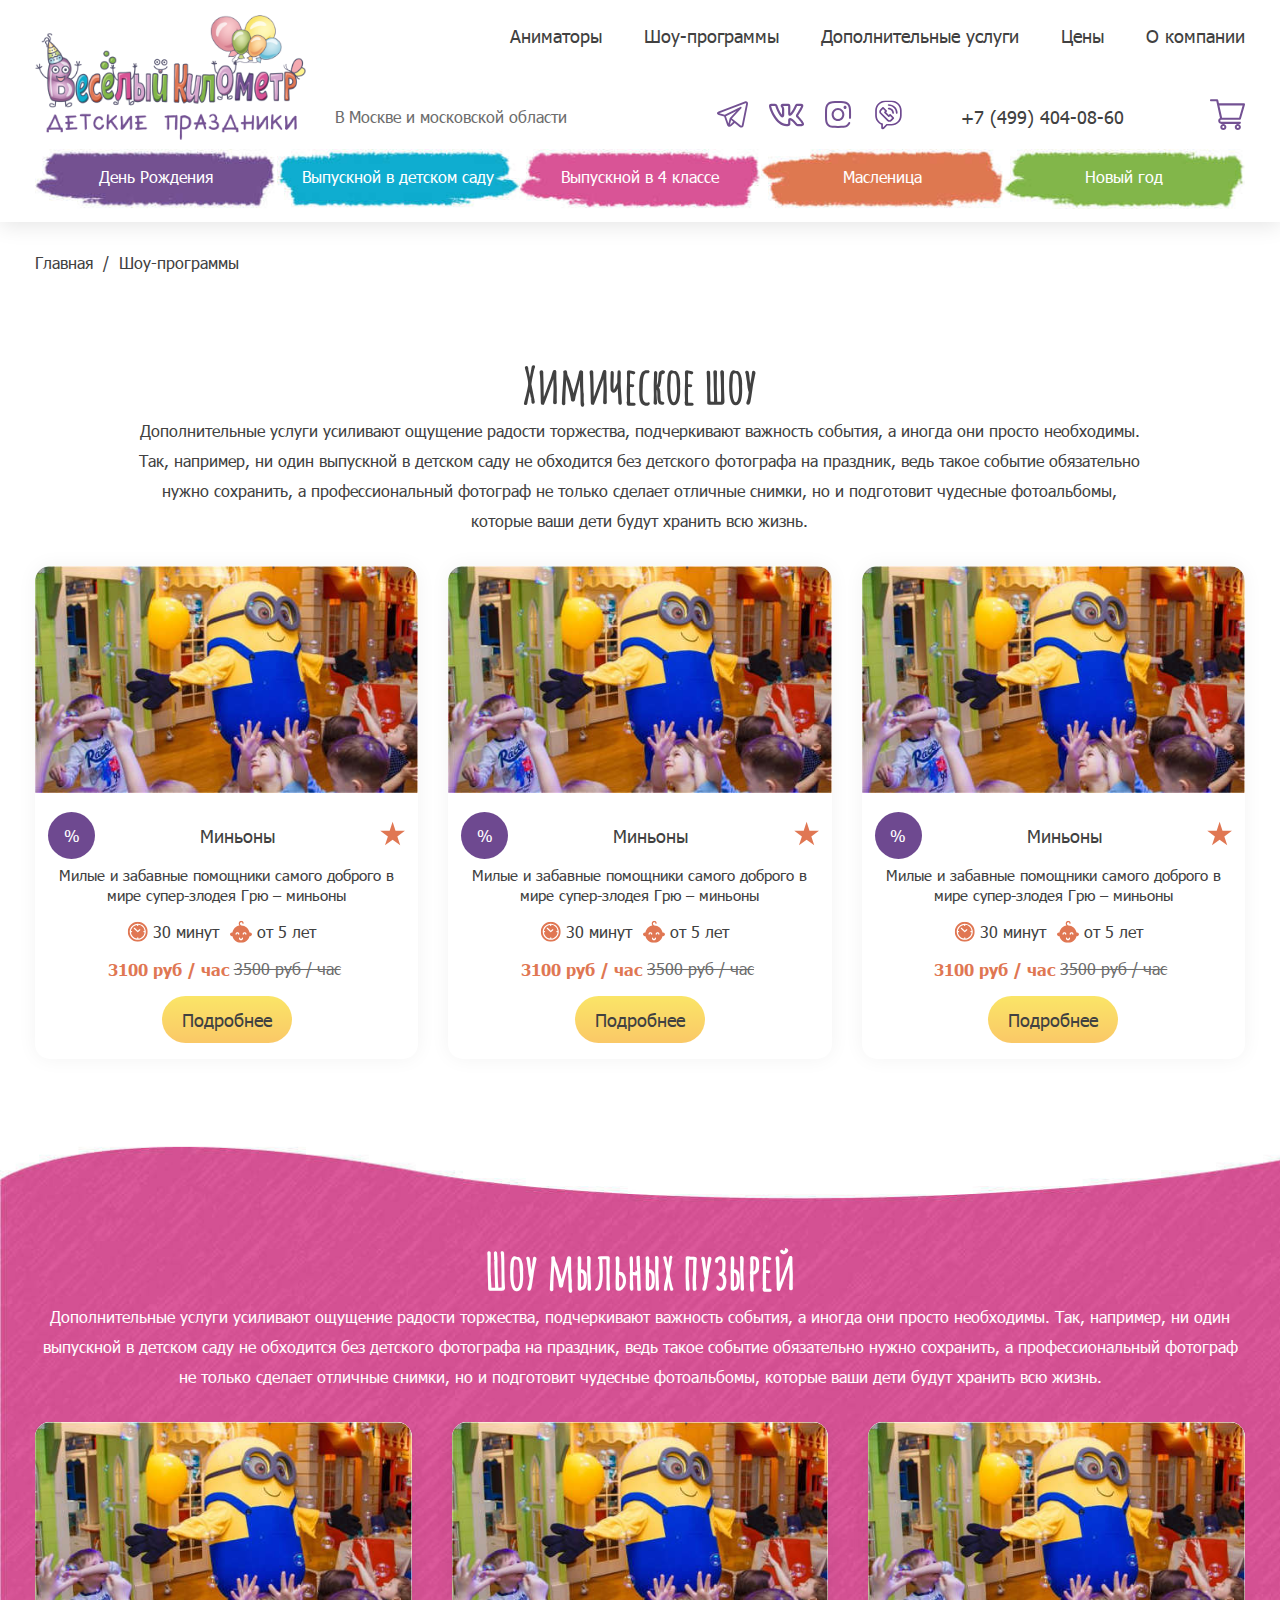
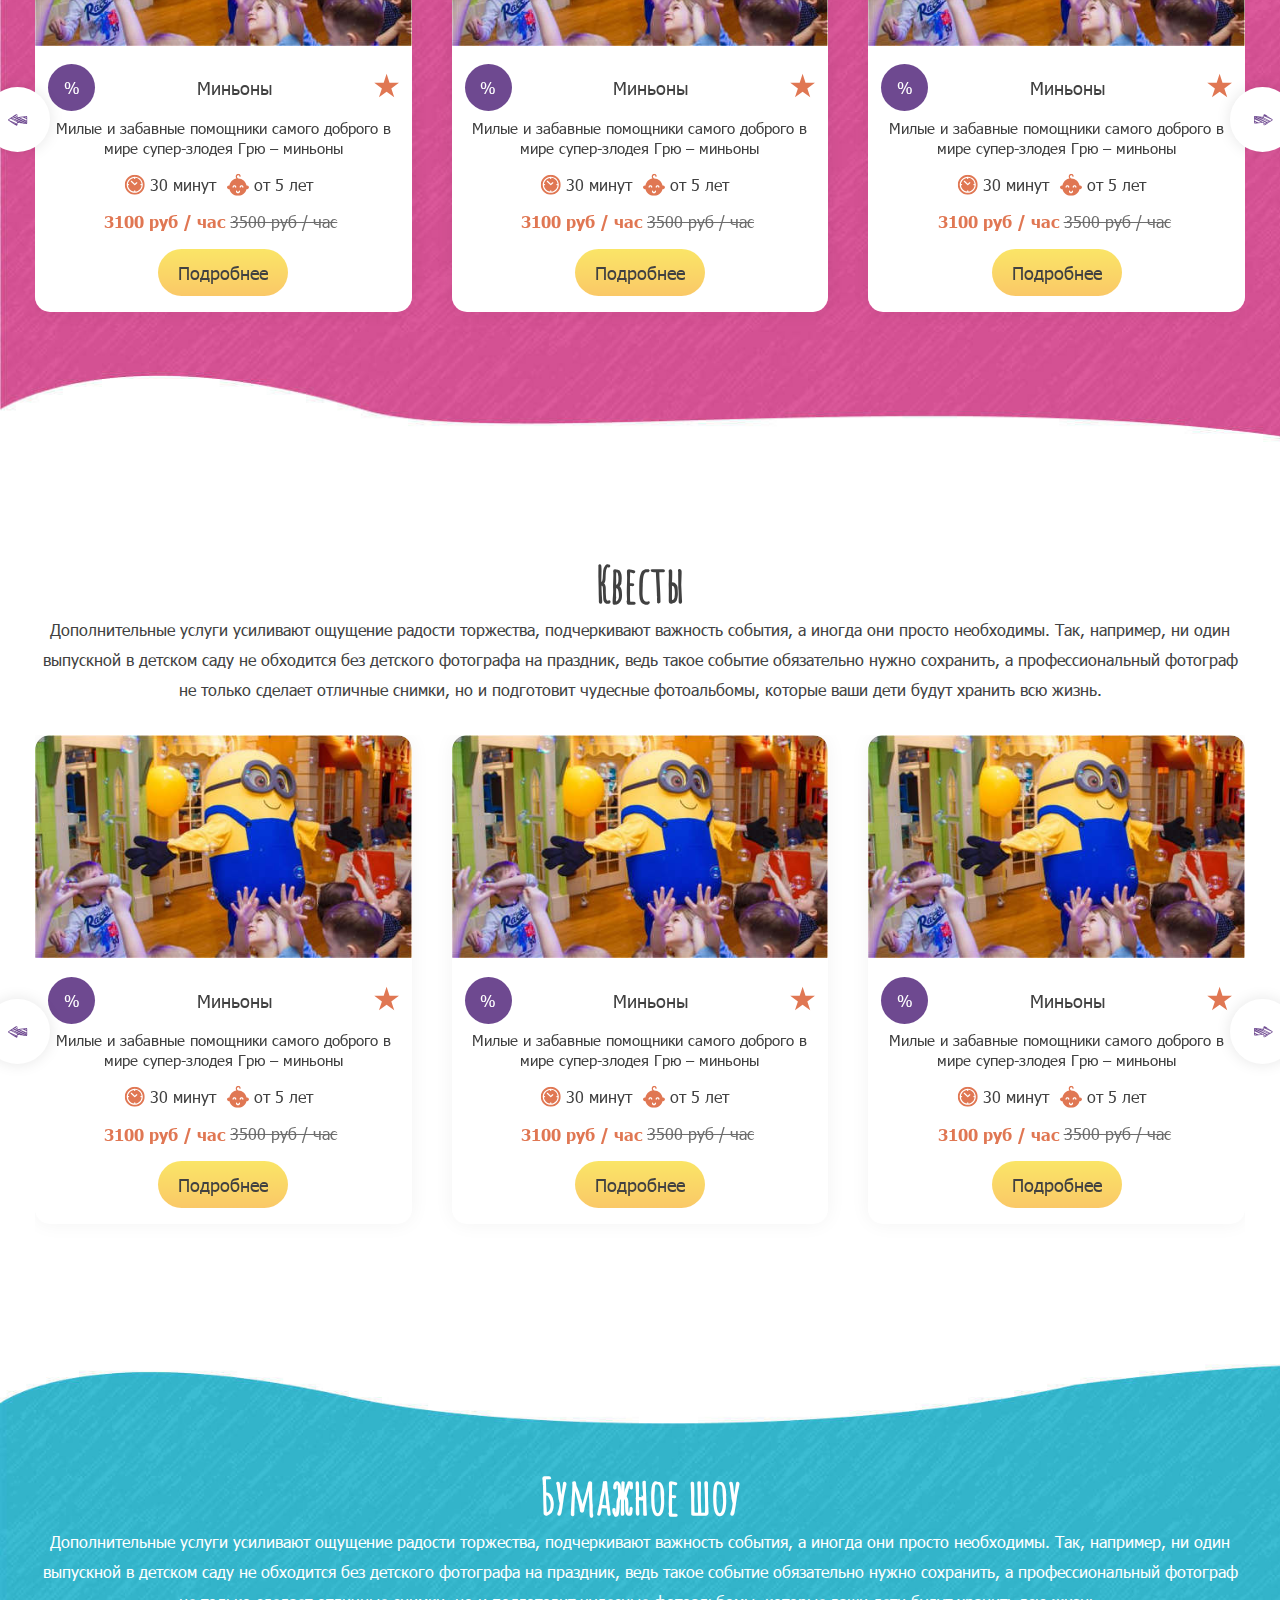
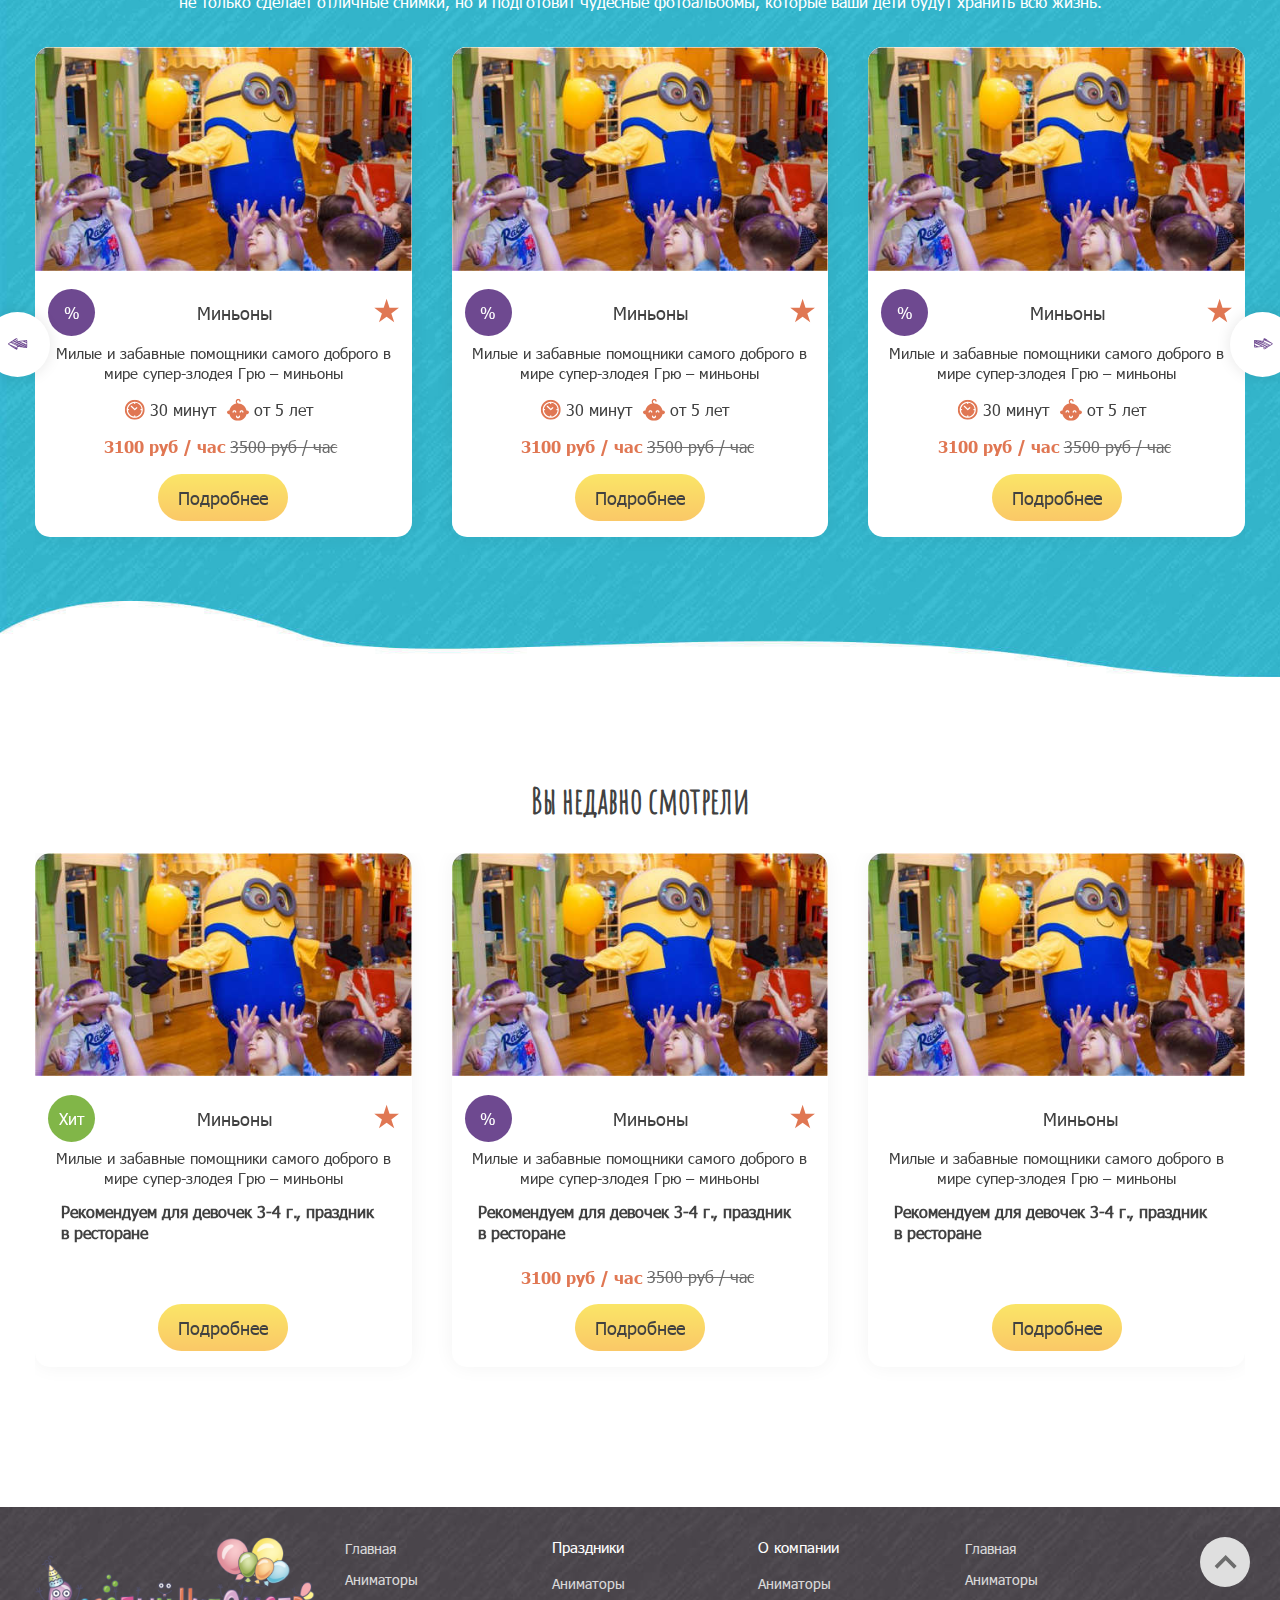
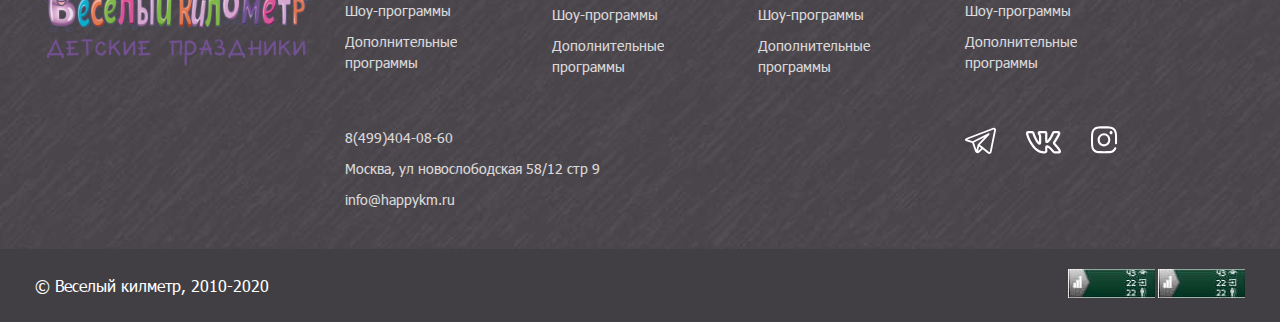
<file: shows.html>
<!DOCTYPE html><html lang="en"><head> <meta charset="UTF-8"/> <meta name="viewport" content="width=device-width, initial-scale=1.0"/> <meta http-equiv="X-UA-Compatible" content="ie=edge"/> <title>EN.COM</title> <link rel="stylesheet" href="css/bootstrap-grid.min.css"> <link rel="stylesheet" href="css/slider.css"> <link rel="stylesheet" href="css/style.css"/> <link rel="stylesheet" href="css/footer.css"></head><body> <header class="header" id="header"> <div class="container"> <div class="header__body"> <div class="header__top"> <a href="index.html" class="logo"><img src="images/logo.png" alt=""></a> <div class="menu"> <nav class="menu-top adaptive"> <ul class="menu-list"> <li class="menu-list__item"><a class="menu-list__link" href="">Аниматоры</a></li><li class="menu-list__item"><a class="menu-list__link" href="">Шоу-программы</a></li><li class="menu-list__item"><a class="menu-list__link" href="">Дополнительные услуги</a></li><li class="menu-list__item"><a class="menu-list__link" href="#">Цены</a></li><li class="menu-list__item"><a class="menu-list__link" href="#">О компании</a></li></ul> </nav> <div class="menu-bottom"> <p class="adress">В Москве и московской области</p><ul class="menu-list-center adaptive"> <li class="menu-list__item"><a class="menu-list__link" href="#"><img src="images/icons/telegram.svg" alt=""></a></li><li class="menu-list__item"><a class="menu-list__link" href="#"><img src="images/icons/vk.svg" alt=""></a></li><li class="menu-list__item"><a class="menu-list__link" href="#"><img src="images/icons/instagram.svg" alt=""></a></li><li class="menu-list__item"><a class="menu-list__link" href="#"><img src="images/icons/viber.svg" alt=""></a></li></ul> <li class="phone-item adaptive"><a class="phone-link" href="tel:+74994040860">+7 (499) 404-08-60</a></li><li class="shopping-cart"><a class="menu-list__link" href="#"><img src="images/icons/cart.svg" alt=""></a></li><div class="burger-menu"> <span></span> </div></div></div></div><div class="header__bottom adaptive"> <nav class="menu"> <ul class="menu-list"> <li class="menu-list__item"> <a class="menu-item__link" href="#">День Рождения</a> <img src="images/icons/link-bg.jpg" alt=""> </li><li class="menu-list__item"> <a class="menu-item__link" href="#">Выпускной в детском саду</a> <img src="images/icons/link-bg-2.jpg" alt=""> </li><li class="menu-list__item"> <a class="menu-item__link" href="#">Выпускной в 4 классе</a> <img src="images/icons/link-bg-3.jpg" alt=""> </li><li class="menu-list__item"> <a class="menu-item__link" href="#">Масленица</a> <img src="images/icons/link-bg-4.jpg" alt=""> </li><li class="menu-list__item"> <a class="menu-item__link" href="#">Новый год</a> <img src="images/icons/link-bg-5.jpg" alt=""> </li></ul> </nav> </div><div class="header-mobile-menu"> <ul class="menu"> <li class="menu-list__item"><a href="#" class="menu-list__link">Аниматоры</a></li><li class="menu-list__item"><a href="#" class="menu-list__link">Шоу-программы</a></li><li class="menu-list__item"><a href="#" class="menu-list__link">Дополнительные услуги</a></li><li class="menu-list__item"><a href="#" class="menu-list__link">Цены</a></li><li class="menu-list__item"><a href="#" class="menu-list__link">О компании</a></li></ul> <ul class="socials"> <li><a href="#"><img src="images/icons/telegram.svg" alt=""></a></li><li><a href="#"><img src="images/icons/vk.svg" alt=""></a></li><li><a href="#"><img src="images/icons/instagram.svg" alt=""></a></li><li><a href="#"><img src="images/icons/viber.svg" alt=""></a></li></ul> <a class="tel" href="tel:+7 (499) 404-08-60">+7 (499) 404-08-60</a> <ul class="menu-bottom"> <li><a class="link link-1" href="#">День Рождения</a></li><li><a class="link link-2" href="#">Выпускной в детском саду</a></li><li><a class="link link-3" href="#">Выпускной в 4 классе</a></li><li><a class="link link-4" href="#">Масленица</a></li><li><a class="link link-5" href="#">Новый год</a></li></ul> </div></div></div></header> <section class="bread-crumb"> <div class="container"> <ul class="bread-crumb-list"> <li class="bread-crumb-list__item"> <a href="" class="breadcrumb-list__link">Главная</a> </li><li class="bread-crumb-list__item"> <a href="" class="breadcrumb-list__link">Шоу-программы</a> </li></ul> </div></section> <section class="alchimy uprgade recomendation"> <div class="container"> <div class="row justify-content-center"> <div class="col-10"> <div class="title__text"> <h1 class="title">Химическое шоу</h1> <p class="text"> Дополнительные услуги усиливают ощущение радости торжества, подчеркивают важность события, а иногда они просто необходимы. Так, например, ни один выпускной в детском саду не обходится без детского фотографа на праздник, ведь такое событие обязательно нужно сохранить, а профессиональный фотограф не только сделает отличные снимки, но и подготовит чудесные фотоальбомы, которые ваши дети будут хранить всю жизнь. </p></div></div></div><div class="row justify-content-center"> <div class="col-lg-4 col-md-6"> <div class="recomendation-post"> <img src="images/mini.jpg" alt="" class="recomendation-img"> <div class="recomendation-text"> <div class="recomendation-header"> <div class="status percent"> <p class="status-text"> % </p></div><h4 class="title">Миньоны</h4> <div class="star"> <img src="images/icons/Star 1.svg" alt=""> </div></div><div class="text-block"> <p class="text"> Милые и забавные помощники самого доброго в мире супер-злодея Грю – миньоны </p></div><div class="content"> <div class="time"> <img src="images/icons/clock (8) 1.svg" alt=""> 30 минут </div><div class="time"> <img src="images/icons/baby 1.svg" alt=""> от 5 лет </div></div><div class="recomendation-price"> <p class="price"> 3100 руб / час <del>3500 руб / час</del> </p></div><a class="recomendation-a" href="#">Подробнее</a> </div></div></div><div class="col-lg-4 col-md-6"> <div class="recomendation-post"> <img src="images/mini.jpg" alt="" class="recomendation-img"> <div class="recomendation-text"> <div class="recomendation-header"> <div class="status percent"> <p class="status-text"> % </p></div><h4 class="title">Миньоны</h4> <div class="star"> <img src="images/icons/Star 1.svg" alt=""> </div></div><div class="text-block"> <p class="text"> Милые и забавные помощники самого доброго в мире супер-злодея Грю – миньоны </p></div><div class="content"> <div class="time"> <img src="images/icons/clock (8) 1.svg" alt=""> 30 минут </div><div class="time"> <img src="images/icons/baby 1.svg" alt=""> от 5 лет </div></div><div class="recomendation-price"> <p class="price"> 3100 руб / час <del>3500 руб / час</del> </p></div><a class="recomendation-a" href="#">Подробнее</a> </div></div></div><div class="col-lg-4 col-md-6"> <div class="recomendation-post"> <img src="images/mini.jpg" alt="" class="recomendation-img"> <div class="recomendation-text"> <div class="recomendation-header"> <div class="status percent"> <p class="status-text"> % </p></div><h4 class="title">Миньоны</h4> <div class="star"> <img src="images/icons/Star 1.svg" alt=""> </div></div><div class="text-block"> <p class="text"> Милые и забавные помощники самого доброго в мире супер-злодея Грю – миньоны </p></div><div class="content"> <div class="time"> <img src="images/icons/clock (8) 1.svg" alt=""> 30 минут </div><div class="time"> <img src="images/icons/baby 1.svg" alt=""> от 5 лет </div></div><div class="recomendation-price"> <p class="price"> 3100 руб / час <del>3500 руб / час</del> </p></div><a class="recomendation-a" href="#">Подробнее</a> </div></div></div></div></div></div></section> <section class="bubble uprgade recomendation animation"> <div class="container"> <div class="row"> <div class="col-12"> <div class="title__text"> <h1 class="title">Шоу мыльных пузырей</h1> <p class="text"> Дополнительные услуги усиливают ощущение радости торжества, подчеркивают важность события, а иногда они просто необходимы. Так, например, ни один выпускной в детском саду не обходится без детского фотографа на праздник, ведь такое событие обязательно нужно сохранить, а профессиональный фотограф не только сделает отличные снимки, но и подготовит чудесные фотоальбомы, которые ваши дети будут хранить всю жизнь. </p></div></div></div><div class="bubble-slider-wrapper"> <div class="bubble-slider swiper-container animation-slider"> <div class="swiper-wrapper"> <div class="swiper-slide"> <div class="recomendation-post"> <img src="images/mini.jpg" alt="" class="recomendation-img"> <div class="recomendation-text"> <div class="recomendation-header"> <div class="status percent"> <p class="status-text"> % </p></div><h4 class="title">Миньоны</h4> <div class="star"> <img src="images/icons/Star 1.svg" alt=""> </div></div><div class="text-block"> <p class="text"> Милые и забавные помощники самого доброго в мире супер-злодея Грю – миньоны </p></div><div class="content"> <div class="time"> <img src="images/icons/clock (8) 1.svg" alt=""> 30 минут </div><div class="time"> <img src="images/icons/baby 1.svg" alt=""> от 5 лет </div></div><div class="recomendation-price"> <p class="price"> 3100 руб / час <del>3500 руб / час</del> </p></div><a class="recomendation-a" href="#">Подробнее</a> </div></div></div><div class="swiper-slide"> <div class="recomendation-post"> <img src="images/mini.jpg" alt="" class="recomendation-img"> <div class="recomendation-text"> <div class="recomendation-header"> <div class="status percent"> <p class="status-text"> % </p></div><h4 class="title">Миньоны</h4> <div class="star"> <img src="images/icons/Star 1.svg" alt=""> </div></div><div class="text-block"> <p class="text"> Милые и забавные помощники самого доброго в мире супер-злодея Грю – миньоны </p></div><div class="content"> <div class="time"> <img src="images/icons/clock (8) 1.svg" alt=""> 30 минут </div><div class="time"> <img src="images/icons/baby 1.svg" alt=""> от 5 лет </div></div><div class="recomendation-price"> <p class="price"> 3100 руб / час <del>3500 руб / час</del> </p></div><a class="recomendation-a" href="#">Подробнее</a> </div></div></div><div class="swiper-slide"> <div class="recomendation-post"> <img src="images/mini.jpg" alt="" class="recomendation-img"> <div class="recomendation-text"> <div class="recomendation-header"> <div class="status percent"> <p class="status-text"> % </p></div><h4 class="title">Миньоны</h4> <div class="star"> <img src="images/icons/Star 1.svg" alt=""> </div></div><div class="text-block"> <p class="text"> Милые и забавные помощники самого доброго в мире супер-злодея Грю – миньоны </p></div><div class="content"> <div class="time"> <img src="images/icons/clock (8) 1.svg" alt=""> 30 минут </div><div class="time"> <img src="images/icons/baby 1.svg" alt=""> от 5 лет </div></div><div class="recomendation-price"> <p class="price"> 3100 руб / час <del>3500 руб / час</del> </p></div><a class="recomendation-a" href="#">Подробнее</a> </div></div></div><div class="swiper-slide"> <div class="recomendation-post"> <img src="images/mini.jpg" alt="" class="recomendation-img"> <div class="recomendation-text"> <div class="recomendation-header"> <div class="status percent"> <p class="status-text"> % </p></div><h4 class="title">Миньоны</h4> <div class="star"> <img src="images/icons/Star 1.svg" alt=""> </div></div><div class="text-block"> <p class="text"> Милые и забавные помощники самого доброго в мире супер-злодея Грю – миньоны </p></div><div class="content"> <div class="time"> <img src="images/icons/clock (8) 1.svg" alt=""> 30 минут </div><div class="time"> <img src="images/icons/baby 1.svg" alt=""> от 5 лет </div></div><div class="recomendation-price"> <p class="price"> 3100 руб / час <del>3500 руб / час</del> </p></div><a class="recomendation-a" href="#">Подробнее</a> </div></div></div></div></div><button class="bubble-next bubble-button"><img src="images/icons/arrow-right.svg" alt=""></button> <button class="bubble-prev bubble-button"><img src="images/icons/arrow-left.svg" alt=""></button> </div></div></section> <section class="kvest bubble uprgade recomendation animation"> <div class="container"> <div class="row"> <div class="col-12"> <div class="title__text"> <h1 class="title">Квесты</h1> <p class="text"> Дополнительные услуги усиливают ощущение радости торжества, подчеркивают важность события, а иногда они просто необходимы. Так, например, ни один выпускной в детском саду не обходится без детского фотографа на праздник, ведь такое событие обязательно нужно сохранить, а профессиональный фотограф не только сделает отличные снимки, но и подготовит чудесные фотоальбомы, которые ваши дети будут хранить всю жизнь. </p></div></div></div><div class="bubble-slider-wrapper"> <div class="bubble-slider swiper-container animation-slider"> <div class="swiper-wrapper"> <div class="swiper-slide"> <div class="recomendation-post"> <img src="images/mini.jpg" alt="" class="recomendation-img"> <div class="recomendation-text"> <div class="recomendation-header"> <div class="status percent"> <p class="status-text"> % </p></div><h4 class="title">Миньоны</h4> <div class="star"> <img src="images/icons/Star 1.svg" alt=""> </div></div><div class="text-block"> <p class="text"> Милые и забавные помощники самого доброго в мире супер-злодея Грю – миньоны </p></div><div class="content"> <div class="time"> <img src="images/icons/clock (8) 1.svg" alt=""> 30 минут </div><div class="time"> <img src="images/icons/baby 1.svg" alt=""> от 5 лет </div></div><div class="recomendation-price"> <p class="price"> 3100 руб / час <del>3500 руб / час</del> </p></div><a class="recomendation-a" href="#">Подробнее</a> </div></div></div><div class="swiper-slide"> <div class="recomendation-post"> <img src="images/mini.jpg" alt="" class="recomendation-img"> <div class="recomendation-text"> <div class="recomendation-header"> <div class="status percent"> <p class="status-text"> % </p></div><h4 class="title">Миньоны</h4> <div class="star"> <img src="images/icons/Star 1.svg" alt=""> </div></div><div class="text-block"> <p class="text"> Милые и забавные помощники самого доброго в мире супер-злодея Грю – миньоны </p></div><div class="content"> <div class="time"> <img src="images/icons/clock (8) 1.svg" alt=""> 30 минут </div><div class="time"> <img src="images/icons/baby 1.svg" alt=""> от 5 лет </div></div><div class="recomendation-price"> <p class="price"> 3100 руб / час <del>3500 руб / час</del> </p></div><a class="recomendation-a" href="#">Подробнее</a> </div></div></div><div class="swiper-slide"> <div class="recomendation-post"> <img src="images/mini.jpg" alt="" class="recomendation-img"> <div class="recomendation-text"> <div class="recomendation-header"> <div class="status percent"> <p class="status-text"> % </p></div><h4 class="title">Миньоны</h4> <div class="star"> <img src="images/icons/Star 1.svg" alt=""> </div></div><div class="text-block"> <p class="text"> Милые и забавные помощники самого доброго в мире супер-злодея Грю – миньоны </p></div><div class="content"> <div class="time"> <img src="images/icons/clock (8) 1.svg" alt=""> 30 минут </div><div class="time"> <img src="images/icons/baby 1.svg" alt=""> от 5 лет </div></div><div class="recomendation-price"> <p class="price"> 3100 руб / час <del>3500 руб / час</del> </p></div><a class="recomendation-a" href="#">Подробнее</a> </div></div></div><div class="swiper-slide"> <div class="recomendation-post"> <img src="images/mini.jpg" alt="" class="recomendation-img"> <div class="recomendation-text"> <div class="recomendation-header"> <div class="status percent"> <p class="status-text"> % </p></div><h4 class="title">Миньоны</h4> <div class="star"> <img src="images/icons/Star 1.svg" alt=""> </div></div><div class="text-block"> <p class="text"> Милые и забавные помощники самого доброго в мире супер-злодея Грю – миньоны </p></div><div class="content"> <div class="time"> <img src="images/icons/clock (8) 1.svg" alt=""> 30 минут </div><div class="time"> <img src="images/icons/baby 1.svg" alt=""> от 5 лет </div></div><div class="recomendation-price"> <p class="price"> 3100 руб / час <del>3500 руб / час</del> </p></div><a class="recomendation-a" href="#">Подробнее</a> </div></div></div></div></div><button class="bubble-next bubble-button"><img src="images/icons/arrow-right.svg" alt=""></button> <button class="bubble-prev bubble-button"><img src="images/icons/arrow-left.svg" alt=""></button> </div></div></section> <section class="cartoon bubble uprgade recomendation animation"> <div class="container"> <div class="row"> <div class="col-12"> <div class="title__text"> <h1 class="title">Бумажное шоу</h1> <p class="text"> Дополнительные услуги усиливают ощущение радости торжества, подчеркивают важность события, а иногда они просто необходимы. Так, например, ни один выпускной в детском саду не обходится без детского фотографа на праздник, ведь такое событие обязательно нужно сохранить, а профессиональный фотограф не только сделает отличные снимки, но и подготовит чудесные фотоальбомы, которые ваши дети будут хранить всю жизнь. </p></div></div></div><div class="bubble-slider-wrapper"> <div class="bubble-slider swiper-container animation-slider"> <div class="swiper-wrapper"> <div class="swiper-slide"> <div class="recomendation-post"> <img src="images/mini.jpg" alt="" class="recomendation-img"> <div class="recomendation-text"> <div class="recomendation-header"> <div class="status percent"> <p class="status-text"> % </p></div><h4 class="title">Миньоны</h4> <div class="star"> <img src="images/icons/Star 1.svg" alt=""> </div></div><div class="text-block"> <p class="text"> Милые и забавные помощники самого доброго в мире супер-злодея Грю – миньоны </p></div><div class="content"> <div class="time"> <img src="images/icons/clock (8) 1.svg" alt=""> 30 минут </div><div class="time"> <img src="images/icons/baby 1.svg" alt=""> от 5 лет </div></div><div class="recomendation-price"> <p class="price"> 3100 руб / час <del>3500 руб / час</del> </p></div><a class="recomendation-a" href="#">Подробнее</a> </div></div></div><div class="swiper-slide"> <div class="recomendation-post"> <img src="images/mini.jpg" alt="" class="recomendation-img"> <div class="recomendation-text"> <div class="recomendation-header"> <div class="status percent"> <p class="status-text"> % </p></div><h4 class="title">Миньоны</h4> <div class="star"> <img src="images/icons/Star 1.svg" alt=""> </div></div><div class="text-block"> <p class="text"> Милые и забавные помощники самого доброго в мире супер-злодея Грю – миньоны </p></div><div class="content"> <div class="time"> <img src="images/icons/clock (8) 1.svg" alt=""> 30 минут </div><div class="time"> <img src="images/icons/baby 1.svg" alt=""> от 5 лет </div></div><div class="recomendation-price"> <p class="price"> 3100 руб / час <del>3500 руб / час</del> </p></div><a class="recomendation-a" href="#">Подробнее</a> </div></div></div><div class="swiper-slide"> <div class="recomendation-post"> <img src="images/mini.jpg" alt="" class="recomendation-img"> <div class="recomendation-text"> <div class="recomendation-header"> <div class="status percent"> <p class="status-text"> % </p></div><h4 class="title">Миньоны</h4> <div class="star"> <img src="images/icons/Star 1.svg" alt=""> </div></div><div class="text-block"> <p class="text"> Милые и забавные помощники самого доброго в мире супер-злодея Грю – миньоны </p></div><div class="content"> <div class="time"> <img src="images/icons/clock (8) 1.svg" alt=""> 30 минут </div><div class="time"> <img src="images/icons/baby 1.svg" alt=""> от 5 лет </div></div><div class="recomendation-price"> <p class="price"> 3100 руб / час <del>3500 руб / час</del> </p></div><a class="recomendation-a" href="#">Подробнее</a> </div></div></div><div class="swiper-slide"> <div class="recomendation-post"> <img src="images/mini.jpg" alt="" class="recomendation-img"> <div class="recomendation-text"> <div class="recomendation-header"> <div class="status percent"> <p class="status-text"> % </p></div><h4 class="title">Миньоны</h4> <div class="star"> <img src="images/icons/Star 1.svg" alt=""> </div></div><div class="text-block"> <p class="text"> Милые и забавные помощники самого доброго в мире супер-злодея Грю – миньоны </p></div><div class="content"> <div class="time"> <img src="images/icons/clock (8) 1.svg" alt=""> 30 минут </div><div class="time"> <img src="images/icons/baby 1.svg" alt=""> от 5 лет </div></div><div class="recomendation-price"> <p class="price"> 3100 руб / час <del>3500 руб / час</del> </p></div><a class="recomendation-a" href="#">Подробнее</a> </div></div></div></div></div><button class="bubble-next bubble-button"><img src="images/icons/arrow-right.svg" alt=""></button> <button class="bubble-prev bubble-button"><img src="images/icons/arrow-left.svg" alt=""></button> </div></div></section> <section class="recomendation recomendation-2"> <div class="container"> <div class="row"> <div class="col-12"> <div class="title_text"> <h1 class="title">Вы недавно смотрели</h1> </div></div></div><div class="swiper-container animation-slider"> <div class="swiper-wrapper"> <div class="swiper-slide"> <div class="recomendation-post"> <img src="images/mini.jpg" alt="" class="recomendation-img"> <div class="recomendation-text"> <div class="recomendation-header"> <div class="status green"> <p class="status-text"> Хит </p></div><h4 class="title">Миньоны</h4> <div class="star"> <img src="images/icons/Star 1.svg" alt=""> </div></div><div class="text-block"> <p class="text"> Милые и забавные помощники самого доброго в мире супер-злодея Грю – миньоны </p><p class="recomendation-text"> Рекомендуем для девочек 3-4 г., праздник в ресторане </p></div><div class="recomendation-price"> </div><a class="recomendation-a" href="#">Подробнее</a> </div></div></div><div class="swiper-slide"> <div class="recomendation-post"> <img src="images/mini.jpg" alt="" class="recomendation-img"> <div class="recomendation-text"> <div class="recomendation-header"> <div class="status percent"> <p class="status-text"> % </p></div><h4 class="title">Миньоны</h4> <div class="star"> <img src="images/icons/Star 1.svg" alt=""> </div></div><div class="text-block"> <p class="text"> Милые и забавные помощники самого доброго в мире супер-злодея Грю – миньоны </p><p class="recomendation-text"> Рекомендуем для девочек 3-4 г., праздник в ресторане </p></div><div class="recomendation-price"> <p class="price"> 3100 руб / час <del>3500 руб / час</del> </p></div><a class="recomendation-a" href="#">Подробнее</a> </div></div></div><div class="swiper-slide"> <div class="recomendation-post"> <img src="images/mini.jpg" alt="" class="recomendation-img"> <div class="recomendation-text"> <div class="recomendation-header"> <div class="status"> </div><h4 class="title">Миньоны</h4> <div class="star"> </div></div><div class="text-block"> <p class="text"> Милые и забавные помощники самого доброго в мире супер-злодея Грю – миньоны </p><p class="recomendation-text"> Рекомендуем для девочек 3-4 г., праздник в ресторане </p></div><div class="recomendation-price"> </div><a class="recomendation-a" href="#">Подробнее</a> </div></div></div></div></div></div></section> <footer class="footer-1"> <div class="container"> <div class="row"> <div class="col-md-3 col-8"> <div class="logo"> <img src="../images/logo.png" alt=""> </div></div><div class="col-md-2"> <ul class="menu-list"> <li class="menu-list__item"><a href="" class="menu-list__link">Главная </a></li><li class="menu-list__item"><a href="" class="menu-list__link">Аниматоры</a></li><li class="menu-list__item"><a href="" class="menu-list__link">Шоу-программы</a></li><li class="menu-list__item"><a href="" class="menu-list__link">Дополнительные программы</a></li></ul> </div><div class="col-md-2"> <ul class="menu-list"> <p class="title">Праздники</p><li class="menu-list__item"><a href="" class="menu-list__link">Аниматоры</a></li><li class="menu-list__item"><a href="" class="menu-list__link">Шоу-программы</a></li><li class="menu-list__item"><a href="" class="menu-list__link">Дополнительные программы</a></li></ul> </div><div class="col-md-2"> <ul class="menu-list"> <p class="title"> О компании </p><li class="menu-list__item"><a href="" class="menu-list__link">Аниматоры</a></li><li class="menu-list__item"><a href="" class="menu-list__link">Шоу-программы</a></li><li class="menu-list__item"><a href="" class="menu-list__link">Дополнительные программы</a></li></ul> </div><div class="col-md-2"> <ul class="menu-list"> <li class="menu-list__item"><a href="" class="menu-list__link">Главная </a></li><li class="menu-list__item"><a href="" class="menu-list__link">Аниматоры</a></li><li class="menu-list__item"><a href="" class="menu-list__link">Шоу-программы</a></li><li class="menu-list__item"><a href="" class="menu-list__link">Дополнительные программы</a></li></ul> </div><div class="col-md-1 col-4 top-box"> <a href="#header" class="top"> <img src="images/icons/top.svg" alt=""> </a> </div></div><div class="row footer-row-2"> <div class="col-lg-3"> </div><div class="col-lg-4"> <ul class="menu-list"> <li class="menu-list__item"><a href="tel:84994040860" class="menu-list__link">8(499)404-08-60 </a></li><li class="menu-list__item"><a href="" class="menu-list__link"> Москва, ул новослободская 58/12 стр 9</a></li><li class="menu-list__item"><a href="mailto:info@happykm.ru" class="menu-list__link"> info@happykm.ru</a></li></ul> </div><div class="col-lg-2"> </div><div class="col-lg-3"> <div class="social"> <a href="#"><img src="images/icons/telegram-2.svg" alt=""></a> <a href="#"><img src="images/icons/vk-2.svg" alt=""></a> <a href="#"><img src="images/icons/instagram-2.svg" alt=""></a> </div></div><div class="col-4 analitic"> <img src="images/icons/ana.jpg" alt=""> </div><div class="col-4 analitic"> <img src="images/icons/ana.jpg" alt=""> </div></div></div></footer><footer class="footer-2"> <div class="container"> <div class="row justify-content-between align-items-center"> <div class="col-md-3"> <p class="license"> © Веселый килметр, 2010-2020 </p></div><div class="col-md-2 d-flex justify-content-between"> <div class="analitic"> <img src="images/icons/ana.jpg" alt=""> </div><div class="analitic"> <img src="images/icons/ana.jpg" alt=""> </div></div></div></div></footer> <script src="js/jquery.js"></script> <script src="js/slider.js"></script> <script src="js/main.js"></script></body></html>
</file>
<file: css/style.css>
@charset "UTF-8";@font-face{font-family:t-r;src:url(../fonts/t-b.woff2)}@font-face{font-family:t-b;src:url("../fonts/Tahoma Bold.woff2")}@font-face{font-family:b-l;src:url(../fonts/blogger-sans.light.woff2)}@font-face{font-family:b-b;src:url(../fonts/blogger-sans.bold.woff2)}@font-face{font-family:"a";src:url(../fonts/AmaticSC-Regular.woff2)}*{margin:0;padding:0;-webkit-box-sizing:border-box;box-sizing:border-box;list-style:none;text-decoration:none;font-family:t-r;color:#414141}ul{-webkit-padding-start:0;padding-inline-start:0;-webkit-margin-before:0;margin-block-start:0;-webkit-margin-end:0;margin-inline-end:0}html{scroll-behavior:smooth}body{position:relative}body._active{overflow:hidden}.contacts-box{position:absolute;right:0;top:93%;background:#34b9d3;border-radius:15px 0 0 15px;display:-webkit-box;display:-ms-flexbox;display:flex;-webkit-box-align:center;-ms-flex-align:center;align-items:center;padding:5px;-webkit-box-pack:justify;-ms-flex-pack:justify;justify-content:space-between}.contacts-box a{color:#fff;margin-right:10px}.swiper-slide{padding-bottom:10px}.title__text{text-align:center}.title__text .title{font-size:50px;font-family:"a";color:#fff}.title__text .text{color:#fff}.header{position:relative;width:100%;top:0;left:0;-webkit-box-shadow:0 4px 20px 0 rgba(0,0,0,.1);box-shadow:0 4px 20px 0 rgba(0,0,0,.1)}.header .header-mobile-menu{position:fixed;top:-200%;-webkit-transition:.5s;-o-transition:.5s;transition:.5s;left:0;overflow:scroll;font-size:22px;width:100%;height:100vh;background:#fff;z-index:1;text-align:center;margin-bottom:40px}.header .header-mobile-menu.active{top:142px}.header .header-mobile-menu .menu li{margin-bottom:20px}.header .header-mobile-menu .menu li a{color:#414141}.header .header-mobile-menu .socials{display:-webkit-box;display:-ms-flexbox;display:flex;-webkit-box-align:center;-ms-flex-align:center;align-items:center;-webkit-box-pack:center;-ms-flex-pack:center;justify-content:center;margin-bottom:20px}.header .header-mobile-menu .socials li{margin-left:30px}.header .header-mobile-menu .socials li:nth-child(1){margin-left:0}.header .header-mobile-menu .tel{color:#414141;font-size:24px}.header .header-mobile-menu .menu-bottom{margin-top:30px;text-align:center;margin-bottom:150px}.header .header-mobile-menu .menu-bottom li{margin-bottom:30px}.header .header-mobile-menu .menu-bottom li .link{background:url(../images/icons/link-bg.jpg) center center no-repeat;padding:100px;color:#fff;font-size:20px}.header .header-mobile-menu .menu-bottom li .link.link-2{background:url(../images/icons/link-bg-2.jpg) center center no-repeat}.header .header-mobile-menu .menu-bottom li .link.link-3{background:url(../images/icons/link-bg-3.jpg) center center no-repeat}.header .header-mobile-menu .menu-bottom li .link.link-4{background:url(../images/icons/link-bg-4.jpg) center center no-repeat}.header .header-mobile-menu .menu-bottom li .link.link-5{background:url(../images/icons/link-bg-5.jpg) center center no-repeat}.header .header__body{padding:15px 0}.header .header__body .header__top{display:-webkit-box;display:-ms-flexbox;display:flex;-webkit-box-align:center;-ms-flex-align:center;align-items:center;-webkit-box-pack:justify;-ms-flex-pack:justify;justify-content:space-between}.header .header__body .header__top .logo{font-size:28px;z-index:1000;color:#000}.header .header__body .header__top .logo img{width:100%}.header .header__body .header__top .menu{width:100%;display:-webkit-box;display:-ms-flexbox;display:flex;-webkit-box-orient:vertical;-webkit-box-direction:normal;-ms-flex-direction:column;flex-direction:column}.header .header__body .header__top .menu .menu-top{display:-webkit-box;display:-ms-flexbox;display:flex;-webkit-box-pack:end;-ms-flex-pack:end;justify-content:flex-end;margin-bottom:50px}.header .header__body .header__top .menu .menu-top .menu-list{display:-webkit-box;display:-ms-flexbox;display:flex;-webkit-box-align:center;-ms-flex-align:center;align-items:center}.header .header__body .header__top .menu .menu-top .menu-list__item{padding-left:42px}.header .header__body .header__top .menu .menu-top .menu-list__item:nth-child(1){padding-left:0}.header .header__body .header__top .menu .menu-top .menu-list__link{font-size:18px;color:#414141}.header .header__body .header__top .menu .menu-bottom{display:-webkit-box;display:-ms-flexbox;display:flex;-webkit-box-align:center;-ms-flex-align:center;align-items:center;-webkit-box-pack:justify;-ms-flex-pack:justify;justify-content:flex-end}.header .header__body .header__top .menu .menu-bottom .adress{color:#6d6d6d;font-size:16px;margin-right:150px}.header .header__body .header__top .menu .menu-bottom .menu-list-center{display:-webkit-box;display:-ms-flexbox;display:flex;-webkit-box-align:center;-ms-flex-align:center;align-items:center}.header .header__body .header__top .menu .menu-bottom .menu-list-center .menu-list__item{padding-left:21px}.header .header__body .header__top .menu .menu-bottom .menu-list-center .menu-list__item:nth-child(1){padding-left:0}.header .header__body .header__top .menu .menu-bottom .phone-item .phone-link{margin-left:57.85px;margin-right:86.45px;color:#414141;font-size:18px}.header .header__body .header__top .menu .menu-bottom .shopping-cart{z-index:101}.header .header__body .header__top .menu .menu-bottom .burger-menu{z-index:101;margin-left:30px;display:none;width:30px;height:20px;position:relative}.header .header__body .header__top .menu .menu-bottom .burger-menu::after,.header .header__body .header__top .menu .menu-bottom .burger-menu::before{content:"";position:absolute;width:100%;height:2px;background:#735193;right:0;-webkit-transition:.5s;-o-transition:.5s;transition:.5s}.header .header__body .header__top .menu .menu-bottom .burger-menu::before{top:0}.header .header__body .header__top .menu .menu-bottom .burger-menu::after{bottom:0}.header .header__body .header__top .menu .menu-bottom .burger-menu span{-webkit-transition:.5s;-o-transition:.5s;transition:.5s;position:absolute;width:90%;height:2px;background:#735193;right:0;top:9px}.header .header__body .header__top .menu .menu-bottom .burger-menu.active::before{-webkit-transform:rotate(45deg);-ms-transform:rotate(45deg);transform:rotate(45deg);top:9px}.header .header__body .header__top .menu .menu-bottom .burger-menu.active::after{-webkit-transform:rotate(-45deg);-ms-transform:rotate(-45deg);transform:rotate(-45deg);bottom:9px}.header .header__body .header__top .menu .menu-bottom .burger-menu.active span{-webkit-transform:scale(0);-ms-transform:scale(0);transform:scale(0)}.header .header__body .header__bottom{display:-webkit-box;display:-ms-flexbox;display:flex;-webkit-box-align:center;-ms-flex-align:center;align-items:center;padding:10px 0}.header .header__body .header__bottom .menu{width:100%}.header .header__body .header__bottom .menu .menu-list{display:-webkit-box;display:-ms-flexbox;display:flex;-webkit-box-align:center;-ms-flex-align:center;align-items:center;-webkit-box-pack:justify;-ms-flex-pack:justify;justify-content:space-between}.header .header__body .header__bottom .menu .menu-list__item{position:relative;width:100%;display:-webkit-box;display:-ms-flexbox;display:flex;-webkit-box-align:center;-ms-flex-align:center;align-items:center;-webkit-box-pack:center;-ms-flex-pack:center;justify-content:center;padding:10px 20px}.header .header__body .header__bottom .menu .menu-list__item a{position:relative;z-index:2;color:#fff;display:inline-block}.header .header__body .header__bottom .menu .menu-list__item img{position:absolute;width:100%;height:60px;top:-7px;left:0;z-index:1}.bread-crumb{margin:30px 0}.bread-crumb .bread-crumb-list__item{display:inline-block;padding-right:16px;margin-right:10px;position:relative}.bread-crumb .bread-crumb-list__item:nth-last-child(1)::after{display:none}.bread-crumb .bread-crumb-list__item::after{content:"/";position:absolute;right:0}.banner{background:url(../images/banner-bg-2.jpg) center center no-repeat;background-size:cover;padding:140px 0}.banner .banner-col{display:none;padding-left:0;padding-right:0;background:-o-linear-gradient(82.8deg,#fff 54.93%,rgba(255,255,255,0) 91.14%);background:linear-gradient(7.2deg,#fff 54.93%,rgba(255,255,255,0) 91.14%)}.banner .banner__img img{width:100%}.banner .banner__text .banner__title{color:#0eaccd;font-size:60px;font-family:b-b;margin-bottom:30px}.banner .banner__text .banner__text{color:#6d6d6d;font-family:b-l;font-size:22px;margin-bottom:30px}.banner .banner__text .banner__select{color:#414141;padding:12px 20px;border-radius:100px;font-size:18px;background:-webkit-gradient(linear,left top,left bottom,from(#fae567),to(#fac867));background:-o-linear-gradient(top,#fae567 0,#fac867 100%);background:linear-gradient(180deg,#fae567 0,#fac867 100%)}.filter{margin-top:30px;background:url(../images/filter.jpg);padding:74px 0;color:#414141}.filter .filter__block{background:#fff;margin-top:30px;padding:30px 50px;-webkit-box-shadow:0 0 30px rgba(0,0,0,.1);box-shadow:0 0 30px rgba(0,0,0,.1);border-radius:15px}.filter .filter__block .format{font-weight:600;margin-bottom:10px}.filter .filter__block .filter-format{display:-webkit-box;display:-ms-flexbox;display:flex;-webkit-box-align:center;-ms-flex-align:center;align-items:center;margin-bottom:10px}.filter .filter__block .filter-format span{margin-left:7px;font-size:22px}.filter .filter__block .filter-format .format-block{display:-webkit-box;display:-ms-flexbox;display:flex;-webkit-box-align:center;-ms-flex-align:center;align-items:center;margin-left:7px}.filter .filter__block .filter-format .format-block img{margin-right:5px}.filter .filter__block .filter-col{padding-left:0;padding-right:0}.filter .select-boy .format{margin-bottom:10px}.filter .select-boy .men-or-woman{display:-webkit-box;display:-ms-flexbox;display:flex;-webkit-box-align:center;-ms-flex-align:center;align-items:center}.filter .select-boy .men-or-woman input{position:absolute;opacity:0}.filter .select-boy .men-or-woman input:checked+label{background:#fff1f2}.filter .select-boy .men-or-woman .label{display:-webkit-box;display:-ms-flexbox;display:flex;-webkit-box-align:center;-ms-flex-align:center;align-items:center;-webkit-box-pack:center;-ms-flex-pack:center;justify-content:center;width:130px;height:40px;background:#fff;border-radius:20px;border:1px solid #e5e5e5;cursor:pointer}.filter .select-boy .men-or-woman .label:nth-child(2){border-top-right-radius:0;border-bottom-right-radius:0}.filter .select-boy .men-or-woman .label:nth-child(4){border-top-left-radius:0;border-bottom-left-radius:0;margin-right:10px}.filter .select-boy .men-or-woman .label img{margin-right:5px}.filter .select-years{display:-webkit-box;display:-ms-flexbox;display:flex}.filter .select-years .format{margin-right:10px}.filter .select-years .years{display:-webkit-box;display:-ms-flexbox;display:flex;-webkit-box-align:center;-ms-flex-align:center;align-items:center;-ms-flex-wrap:wrap;flex-wrap:wrap;margin-top:-10px}.filter .select-years .years label{display:-webkit-box;display:-ms-flexbox;display:flex;-webkit-box-align:center;-ms-flex-align:center;align-items:center;-webkit-box-pack:center;-ms-flex-pack:center;justify-content:center;width:14.28571428571429%;height:40px;margin-top:0;margin:5px;border:1px solid #e5e5e5;border-radius:20px;cursor:pointer;-webkit-user-select:none;-moz-user-select:none;-ms-user-select:none;user-select:none}.filter .select-years .years input{position:absolute;opacity:0}.filter .select-years .years input:checked+label{background:#6e4990}.filter .select-years .years input:checked+label p{color:#fff}.filter .select-adresses input{position:absolute;opacity:0}.filter .select-adresses input:checked+label{border:1px solid #6e4990}.filter .select-adresses .select-adress{-ms-flex-wrap:wrap;flex-wrap:wrap;display:-webkit-box;display:-ms-flexbox;display:flex}.filter .select-adresses label{display:-webkit-box;display:-ms-flexbox;display:flex;-webkit-box-align:center;-ms-flex-align:center;align-items:center;-webkit-box-pack:center;-ms-flex-pack:center;justify-content:center;width:auto;padding:10px;height:40px;margin-top:0;margin:5px;border:1px solid #e5e5e5;border-radius:20px;cursor:pointer;-webkit-user-select:none;-moz-user-select:none;-ms-user-select:none;user-select:none}.filter .select-adresses label img{margin-right:5px}.filter .select-mobile{display:none;margin-top:20px}.filter .select-mobile select{display:-webkit-box;display:-ms-flexbox;display:flex;-webkit-box-align:center;-ms-flex-align:center;align-items:center;-webkit-box-pack:center;-ms-flex-pack:center;justify-content:center;width:auto;padding:10px;padding-left:15px;height:40px;margin:5px;margin-left:0;border:1px solid #e5e5e5;background:0 0;outline:0;border-radius:20px}.filter .select-mobile .select-adress-mobile{position:relative}.filter .select-mobile .select-adress-mobile::before{content:"";position:absolute;top:3px;left:3px;background:url(../images/icons/home.svg)}.filter .submit{text-align:end}.filter .submit button{margin-top:30px;cursor:pointer;width:200px;color:#414141;border:none;padding:12px 20px;border-radius:100px;font-size:18px;background:-webkit-gradient(linear,left top,left bottom,from(#fae567),to(#fac867));background:-o-linear-gradient(top,#fae567 0,#fac867 100%);background:linear-gradient(180deg,#fae567 0,#fac867 100%)}.calendar{padding:100px 0}.calendar .title__text{margin-bottom:50px}.calendar .title__text .title{color:#414141}.calendar .calendar-post{-webkit-box-shadow:0 0 10px 0 rgba(0,0,0,.096);box-shadow:0 0 10px 0 rgba(0,0,0,.096);border-radius:15px}.calendar .calendar-post .calendar-img{width:100%;border-radius:15px 15px 0 0}.calendar .calendar-post .calendar-text{padding:20px 33px}.calendar .calendar-post .calendar-text .title{color:#6e4990;font-size:20px}.calendar .calendar-post .calendar-text .text{color:#414141;margin-top:15px;margin-bottom:30px}.calendar .calendar-post .calendar-text .go-to{text-align:end;color:#6e4990}.animation{padding:100px 0;background:url(../images/ani.jpg) no-repeat;background-size:cover}.animation .title__text{margin-bottom:30px}.animation .animator-post{-webkit-box-shadow:0 0 10px 0 rgba(0,0,0,.089);box-shadow:0 0 10px 0 rgba(0,0,0,.089);border-radius:15px;background:#fff}.animation .animator-post .animator-img{width:100%;border-radius:15px 15px 0 0}.animation .animator-post .animator-text{padding:33px;text-align:center;border-radius:15px}.animation .animator-post .animator-text .title{color:#414141;font-size:18px;margin-bottom:10px}.animation .animator-post .animator-text .text{color:#6d6d6d;margin-bottom:25px}.animation .animator-post .animator-text .go-to{color:#414141;padding:12px 20px;border-radius:100px;font-size:18px;background:-webkit-gradient(linear,left top,left bottom,from(#fae567),to(#fac867));background:-o-linear-gradient(top,#fae567 0,#fac867 100%);background:linear-gradient(180deg,#fae567 0,#fac867 100%)}.animation .go-to{margin-top:30px;text-align:end;color:#fff}.animation .go-to img{margin-left:5px}.uprgade .title__text{color:#414141;margin-bottom:30px;text-align:center}.uprgade .title__text .title{color:#414141}.uprgade .title__text .text{color:#414141;line-height:30px}.show{background:#fff}.show .title__text{margin-bottom:50px}.show .title__text .title{color:#414141}.show .title__text .text{color:#6d6d6d}.show .animator-post{background:0 0!important;-webkit-box-shadow:none;box-shadow:none}.show .go-to{color:#6d6d6d}.uprage{padding:140px 0;background:url(../images/uprage-bg.jpg) no-repeat;background-size:cover}.uprage .title__text{margin-bottom:30px}.uprage .uprage-post .uprage-img{width:100%;border-radius:15px}.uprage .uprage-post .uprage-text{padding:33px;color:#fff;text-align:center}.uprage .uprage-post .uprage-text .title{font-size:18px;color:#fff}.uprage .uprage-post .uprage-text .text{font-size:15px;color:#fff}.uprage .go-to{margin-top:30px;text-align:end;color:#fff}.galery .col-gal{margin-bottom:30px}.galery .galery-img{width:100%;height:100%}.galery .galery-img img{width:100%;height:100%}.about{padding:50px 0}.about .title__text .title{color:#414141;margin-bottom:50px}.about .about-text-block{margin-bottom:30px}.about .about-text{color:#414141;margin-bottom:10px}.about .about-block{text-align:center;margin-bottom:30px}.about .about-block .about-img{margin-bottom:15px}.about .about-block .title{font-size:16px;font-weight:400}.review{padding:50px 0}.review .rewiew__title{text-align:center;margin-bottom:20px}.review .rewiew__title .title{font-family:"a";font-size:46px;color:#414141}.review .rewiew__title .text{color:#6d6d6d}.review .rewiew__title .text a{margin-top:5px;display:block;color:#0eaccd}.review img{width:100%}.birthday-princess{padding:50px 0}.birthday-princess .row{background:#fff;-webkit-box-shadow:0 0 30px rgba(0,0,0,.1);box-shadow:0 0 30px rgba(0,0,0,.1);border-radius:20px;margin-left:0;margin-right:0}.birthday-princess .birday-col{padding-left:0;padding-right:0}.birthday-princess .about{padding:30px 25px}.birthday-princess .about .about-header{display:-webkit-box;display:-ms-flexbox;display:flex;-webkit-box-align:center;-ms-flex-align:center;align-items:center;margin-bottom:15px}.birthday-princess .about .about-header img{width:35px;height:35px;margin-right:10px}.birthday-princess .about .about-header .title{font-size:36px;font-family:"a"}.birthday-princess .about .about-content .about-text{color:#6d6d6d;line-height:28px}.birthday-princess .about .about-content .about-recomend{font-size:18px;font-weight:500}.birthday-princess .about .about-content .price{font-size:18px;font-family:t-b;color:#e07753;display:-webkit-box;display:-ms-flexbox;display:flex;-webkit-box-align:center;-ms-flex-align:center;align-items:center;margin-bottom:30px}.birthday-princess .about .about-content .price del{margin-left:14px;color:#6d6d6d;font-size:16px;-webkit-text-decoration:revert;text-decoration:revert}.birthday-princess .about .about-content .go-to-about{color:#414141;padding:12px 20px;border-radius:100px;font-size:18px;background:-webkit-gradient(linear,left top,left bottom,from(#fae567),to(#fac867));background:-o-linear-gradient(top,#fae567 0,#fac867 100%);background:linear-gradient(180deg,#fae567 0,#fac867 100%)}.birthday-princess .birthday-princess-img img{width:100%}.cart .cart-box{background:#fff;-webkit-box-shadow:0 0 20px rgba(0,0,0,.05);box-shadow:0 0 20px rgba(0,0,0,.05);border-radius:15px}.cart .order{-ms-flex-wrap:wrap;flex-wrap:wrap;padding:30px 0;display:-webkit-box;display:-ms-flexbox;display:flex;border-bottom:1px solid #b5b3b3;-webkit-box-align:center;-ms-flex-align:center;align-items:center;-ms-flex-pack:distribute;justify-content:space-around}.cart .order .order-image img{width:100%}.cart .order .order-content a{font-size:22px;font-weight:500;-webkit-text-decoration:revert;text-decoration:revert}.cart .order .order-content .order-about{padding-top:20px;display:-webkit-box;display:-ms-flexbox;display:flex;-ms-flex-wrap:wrap;flex-wrap:wrap}.cart .order .order-content .order-about .check{display:-webkit-box;display:-ms-flexbox;display:flex;-webkit-box-align:center;-ms-flex-align:center;align-items:center;margin-bottom:15px;width:33.33333333333333%}.cart .order .order-content .order-about .check img{margin-right:5px}.cart .order .order-price .price{font-size:24px;color:#e07753;font-family:t-b}.cart .order .delete-order .delete{cursor:pointer;display:-webkit-box;display:-ms-flexbox;display:flex;-webkit-box-align:center;-ms-flex-align:center;align-items:center}.cart .order .delete-order .delete img{margin-right:5px}.cart .order-total{padding:30px 0}.cart .order-total .order-adress{display:-webkit-box;display:-ms-flexbox;display:flex;-webkit-box-align:center;-ms-flex-align:center;align-items:center;-webkit-box-pack:justify;-ms-flex-pack:justify;justify-content:space-between}.cart .order-total .order-adress select{border:1px solid #dadada;-webkit-box-sizing:border-box;box-sizing:border-box;border-radius:10px;width:180px;font-size:20px;height:50px}.cart .order-total .order-total-prices{text-align:end}.cart .order-total .order-total-prices div{position:relative}.cart .order-total .order-total-prices div p{position:absolute;display:inline-block;right:0;margin-right:100px}.cart .order-total .order-total-prices div span{display:inline-block}.cart .order-total .order-total-prices .go-to-order{margin-top:40px;border:none;color:#414141;padding:12px 20px;border-radius:100px;font-size:18px;background:-webkit-gradient(linear,left top,left bottom,from(#fae567),to(#fac867));background:-o-linear-gradient(top,#fae567 0,#fac867 100%);background:linear-gradient(180deg,#fae567 0,#fac867 100%)}.overlay{z-index:100;position:fixed;width:100%;height:100%;top:0;left:0;background-color:rgba(0,0,0,.8);display:none}.popup{position:absolute;width:673px;height:600px;overflow:scroll;left:50%;top:50%;-webkit-transform:translate(-50%,-50%);-ms-transform:translate(-50%,-50%);transform:translate(-50%,-50%);padding:40px;-webkit-box-sizing:border-box;box-sizing:border-box;background:#fff;border-radius:15px}.popup::-webkit-scrollbar{width:0}.popup .title{text-align:center;font-size:24px;font-weight:400}.popup form{width:100%;color:#6d6d6d;display:-webkit-box;display:-ms-flexbox;display:flex;-webkit-box-orient:vertical;-webkit-box-direction:normal;-ms-flex-direction:column;flex-direction:column;-webkit-box-pack:center;-ms-flex-pack:center;justify-content:center}.popup form label{color:#6d6d6d}.popup form input{padding-left:15px;color:#6d6d6d;width:100%;height:40px;border:1px solid #b5b3b3;-webkit-box-sizing:border-box;box-sizing:border-box;border-radius:15px;outline:0}.popup form select,.popup form textarea{padding-left:15px;color:#6d6d6d;width:100%;height:40px;border:1px solid #b5b3b3;-webkit-box-sizing:border-box;box-sizing:border-box;border-radius:15px;outline:0}.popup form textarea{padding-top:15px;height:120px}.popup form .deliver{color:#6e4990;font-weight:400}.popup form .accept{display:-webkit-box;display:-ms-flexbox;display:flex;-webkit-box-align:center;-ms-flex-align:center;align-items:center;color:#6d6d6d}.popup form .accept input{border:1px solid #b5b3b3;-webkit-box-sizing:border-box;box-sizing:border-box;border-radius:5px;width:15px;height:15px;margin-right:5px}.popup form .submit{position:relative;left:50%;-webkit-transform:translateX(-50%);-ms-transform:translateX(-50%);transform:translateX(-50%);border:none;width:250px;color:#414141;padding:12px 20px;border-radius:100px;font-size:16px;background:-webkit-gradient(linear,left top,left bottom,from(#fae567),to(#fac867));background:-o-linear-gradient(top,#fae567 0,#fac867 100%);background:linear-gradient(180deg,#fae567 0,#fac867 100%)}.close-popup{position:absolute;top:15px;right:15px;width:23px;height:23px;cursor:pointer}.close-popup:before{content:"";background-color:#000;position:absolute;height:1px;width:31px;top:11px;left:-4px;-webkit-transform:rotate(-45deg);-ms-transform:rotate(-45deg);transform:rotate(-45deg)}.close-popup:after{content:"";background-color:#000;position:absolute;height:1px;width:31px;top:11px;-webkit-transform:rotate(45deg);-ms-transform:rotate(45deg);transform:rotate(45deg);left:-4px}.animators-cart .big-text{margin-top:20px}.animators-cart .big-text .text{line-height:30px;font-size:14px}.animators-cart .select-boy{display:-webkit-box;display:-ms-flexbox;display:flex;-webkit-box-align:center;-ms-flex-align:center;align-items:center;margin-bottom:20px}.animators-cart .select-boy .format{margin-right:10px}.animators-cart .select-boy .men-or-woman{display:-webkit-box;display:-ms-flexbox;display:flex;-webkit-box-align:center;-ms-flex-align:center;align-items:center}.animators-cart .select-boy .men-or-woman input{position:absolute;opacity:0}.animators-cart .select-boy .men-or-woman input:checked+label{background:#fff1f2}.animators-cart .select-boy .men-or-woman .label{display:-webkit-box;display:-ms-flexbox;display:flex;-webkit-box-align:center;-ms-flex-align:center;align-items:center;-webkit-box-pack:center;-ms-flex-pack:center;justify-content:center;width:130px;height:40px;background:#fff;border-radius:20px;border:1px solid #e5e5e5;cursor:pointer}.animators-cart .select-boy .men-or-woman .label:nth-child(2){border-top-right-radius:0;border-bottom-right-radius:0}.animators-cart .select-boy .men-or-woman .label:nth-child(4){border-top-left-radius:0;border-bottom-left-radius:0;margin-right:10px}.animators-cart .select-boy .men-or-woman .label img{margin-right:5px}.animators-cart .select-years{display:-webkit-box;display:-ms-flexbox;display:flex}.animators-cart .select-years .format{margin-right:10px}.animators-cart .select-years .years{display:-webkit-box;display:-ms-flexbox;display:flex;-webkit-box-align:center;-ms-flex-align:center;align-items:center;margin-top:-10px}.animators-cart .select-years .years label{display:-webkit-box;display:-ms-flexbox;display:flex;-webkit-box-align:center;-ms-flex-align:center;align-items:center;-webkit-box-pack:center;-ms-flex-pack:center;justify-content:center;width:65px;height:40px;margin-top:0;margin:5px;border:1px solid #e5e5e5;border-radius:20px;cursor:pointer;-webkit-user-select:none;-moz-user-select:none;-ms-user-select:none;user-select:none}.animators-cart .select-years .years input{position:absolute;opacity:0}.animators-cart .select-years .years input:checked+label{background:#6e4990}.animators-cart .select-years .years input:checked+label p{color:#fff}.animators-cart .select-adresses{display:-webkit-box;display:-ms-flexbox;display:flex;-webkit-box-align:center;-ms-flex-align:center;align-items:center;margin-bottom:20px}.animators-cart .select-adresses input{position:absolute;opacity:0}.animators-cart .select-adresses input:checked+label{border:1px solid #6e4990}.animators-cart .select-adresses .select-adress{-ms-flex-wrap:wrap;flex-wrap:wrap;display:-webkit-box;display:-ms-flexbox;display:flex}.animators-cart .select-adresses label{display:-webkit-box;display:-ms-flexbox;display:flex;-webkit-box-align:center;-ms-flex-align:center;align-items:center;-webkit-box-pack:center;-ms-flex-pack:center;justify-content:center;width:auto;padding:10px;height:40px;margin-top:0;margin:5px;border:1px solid #e5e5e5;border-radius:20px;cursor:pointer;-webkit-user-select:none;-moz-user-select:none;-ms-user-select:none;user-select:none}.animators-cart .select-adresses label img{margin-right:5px}.animators-cart .single-text .text{line-height:10px;color:#6d6d6d}.animators-cart .includes-block{margin-bottom:10px}.animators-cart .includes-block .title{font-family:t-r!important;font-weight:400;font-size:16px}.animators-cart .includes-block .include{margin-bottom:10px;width:33.33333333333333%}.animators-cart .single-price .price-box{text-align:center}.animators-cart .single-price .price-box del{-webkit-text-decoration:revert;text-decoration:revert}.animators-cart .single-price .get-consult{color:#e07753;border-bottom:1px dashed #e07753}.animators-cart .includes-block{display:-webkit-box;display:-ms-flexbox;display:flex;-webkit-box-align:center;-ms-flex-align:center;align-items:center;-ms-flex-wrap:wrap;flex-wrap:wrap}.animators-cart .includes-block .selector{width:33.33333333333333%;display:-webkit-box;display:-ms-flexbox;display:flex;-webkit-box-align:center;-ms-flex-align:center;align-items:center}.animators-cart .includes-block .selector input{margin-right:5px;width:20px;height:20px}.animators-cart .includes-block .selector .styled-checkbox{position:absolute;opacity:0}.animators-cart .includes-block .selector .styled-checkbox+label{position:relative;cursor:pointer;padding:0}.animators-cart .includes-block .selector .styled-checkbox+label:before{content:"";margin-right:10px;display:inline-block;vertical-align:text-top;width:25px;height:25px;background:#fff;border:1px solid #414141;-webkit-box-sizing:border-box;box-sizing:border-box;border-radius:5px}.animators-cart .includes-block .selector .styled-checkbox:checked+label:before{background:#fff}.animators-cart .includes-block .selector .styled-checkbox:checked+.ch-1:after{content:"";position:absolute;width:20px;height:20px;left:2px;top:3px;background:url(../images/icons/include.svg)}.animators-cart .includes-block .selector .styled-checkbox:checked+.ch-2:after{content:"";position:absolute;width:20px;height:20px;left:2px;top:11px;background:url(../images/icons/include.svg)}.animators-cart .includes-block .selector .acters-input{position:relative;opacity:0}.animators-cart .includes-block .selector .date{position:relative;width:50%;background:#fff;border:1px solid #b5b3b3;border-radius:30px;height:50px;outline:0;padding:10px;margin-left:5px}.animators-cart .includes-block .selector .date::-webkit-calendar-picker-indicator{position:absolute;width:20px;height:20px;background:url(../images/icons/calendar.svg);top:12px;right:14px}.animators-cart .includes-block .selector label{-webkit-user-select:none;-moz-user-select:none;-ms-user-select:none;user-select:none;display:-webkit-box;display:-ms-flexbox;display:flex;-webkit-box-align:center;-ms-flex-align:center;align-items:center}.animators-cart .includes-block .selector label img{margin-right:5px}.scripts{padding:40px 0}.scripts .row{margin-right:0;margin-left:0}.scripts .title__text{margin-bottom:30px}.scripts .title__text .title{color:#414141}.scripts .script-box{background:url(../images/script.1.jpg);border-radius:20px;padding:23px;margin-bottom:30px}.scripts .script-box.script-2{background:url(../images/script.2.jpg)}.scripts .script-box.script-3{background:url(../images/script.3.jpg)}.scripts .script-box .scripts-header{display:-webkit-box;display:-ms-flexbox;display:flex;-webkit-box-pack:justify;-ms-flex-pack:justify;justify-content:space-between;-webkit-box-align:center;-ms-flex-align:center;align-items:center}.scripts .script-box .scripts-header .status{width:47px;height:47px;border-radius:50%;display:-webkit-box;display:-ms-flexbox;display:flex;-webkit-box-pack:center;-ms-flex-pack:center;justify-content:center;-webkit-box-align:center;-ms-flex-align:center;align-items:center}.scripts .script-box .scripts-header .status.green{background:#81b648}.scripts .script-box .scripts-header .status.pink{background:#6e4990}.scripts .script-box .scripts-header .status p{color:#fff}.scripts .script-box .scripts-header .script-star img{width:25px;height:25px}.scripts .script-box .script-content{display:-webkit-box;display:-ms-flexbox;display:flex;-webkit-box-orient:vertical;-webkit-box-direction:normal;-ms-flex-direction:column;flex-direction:column;-webkit-box-pack:center;-ms-flex-pack:center;justify-content:center;-webkit-box-align:center;-ms-flex-align:center;align-items:center}.scripts .script-box .script-content .title{font-family:"a";color:#fff;font-size:36px;text-align:center;margin-top:-30px;margin-bottom:20px}.scripts .script-box .script-content .script-text .text{font-size:16px;color:#fff;font-weight:400;display:-webkit-box;display:-ms-flexbox;display:flex;-webkit-box-align:center;-ms-flex-align:center;align-items:center;margin-bottom:20px}.scripts .script-box .script-content .script-text a{display:block;margin-bottom:20px;-webkit-text-decoration:revert;text-decoration:revert;color:#fff;font-size:16px}.scripts .script-box .script-content .select{cursor:pointer;border:none;color:#414141;outline:0;padding:12px 20px;border-radius:100px;font-size:18px;background:-webkit-gradient(linear,left top,left bottom,from(#fae567),to(#fac867));background:-o-linear-gradient(top,#fae567 0,#fac867 100%);background:linear-gradient(180deg,#fae567 0,#fac867 100%)}.scripts .script-box .script-content .select.selected{background:-webkit-gradient(linear,left top,left bottom,from(#c5c3ba),to(#c2bcb0));background:-o-linear-gradient(top,#c5c3ba 0,#c2bcb0 100%);background:linear-gradient(180deg,#c5c3ba 0,#c2bcb0 100%);-webkit-box-shadow:inset 0 4px 10px rgba(0,0,0,.25);box-shadow:inset 0 4px 10px rgba(0,0,0,.25);border-radius:40px;cursor:unset}.select-show{padding:30px 0;background:#fff}.select-show .title__text{margin-bottom:30px}.select-show .title__text .title{color:#414141!important}.select-show .tab{display:-webkit-box;display:-ms-flexbox;display:flex;-webkit-box-align:center;-ms-flex-align:center;align-items:center;-ms-flex-pack:distribute;justify-content:space-around;-ms-flex-wrap:wrap;flex-wrap:wrap;padding-bottom:5px;border-bottom:1px solid #b5b3b3;margin-bottom:30px}.select-show .tab .tab-item{cursor:pointer;color:#6d6d6d;text-align:center;position:relative;font-size:22px}.select-show .tab .tab-item.active{color:#414141;font-weight:600}.select-show .tab .tab-item.active::before{content:"";position:absolute;width:100%;height:3px;bottom:-7px;left:0;background:#6e4990}.uprage-2{padding:100px 0}.uprage-2 .title_text{margin-bottom:30px}.back{padding:30px 0}.back .back-text{text-align:center}.back .back-text a{color:#e07753;border-bottom:1px solid #e07753}.photos-2{padding:100px 0}.alchimy{padding:50px 0!important}.servise-single{padding:50px 0}.servise-single .big-img{border-radius:15px;margin-bottom:10px}.servise-single .big-img img{width:100%;border-radius:15px}.servise-single .servise-col{padding-left:10px;padding-right:0}.servise-single .servise-col:nth-child(1){padding-left:0}.servise-single .small-images{margin-right:0;margin-left:0}.servise-single .small-images .small-image{border-radius:15px}.servise-single .small-images .small-image img{width:100%;border-radius:15px}.servise-single .small-images img{width:100%}.servise-single .single-block .single-header{display:-webkit-box;display:-ms-flexbox;display:flex;-webkit-box-align:center;-ms-flex-align:center;align-items:center;-webkit-box-pack:justify;-ms-flex-pack:justify;justify-content:space-between;margin-bottom:10px}.servise-single .single-block .single-header div{display:-webkit-box;display:-ms-flexbox;display:flex;-webkit-box-align:center;-ms-flex-align:center;align-items:center}.servise-single .single-block .single-header div img{margin-right:10px}.servise-single .single-block .single-header .title{margin-right:18px;font-size:50px;font-family:"a"}.servise-single .single-block .single-header .status{background:#81b648;border-radius:50%;width:55px;height:55px;display:-webkit-box;display:-ms-flexbox;display:flex;-webkit-box-align:center;-ms-flex-align:center;align-items:center;-webkit-box-pack:center;-ms-flex-pack:center;justify-content:center}.servise-single .single-block .single-header .status .status-text{color:#fff}.servise-single .single-block .single-recomendation .recomend-text{color:#414141;font-size:22px;font-weight:500;margin-bottom:10px}.servise-single .single-block .single-text{margin-bottom:30px}.servise-single .single-block .single-text .text{font-size:14px;line-height:30px}.servise-single .single-block .single-price{display:-webkit-box;display:-ms-flexbox;display:flex;-webkit-box-align:center;-ms-flex-align:center;align-items:center;-webkit-box-pack:justify;-ms-flex-pack:justify;justify-content:space-between}.servise-single .single-block .single-price .price{font-size:22px;font-family:t-b;color:#e07753;display:-webkit-box;display:-ms-flexbox;display:flex;-webkit-box-align:center;-ms-flex-align:center;align-items:center}.servise-single .single-block .single-price .price del{margin-left:14px;color:#6d6d6d;font-size:16px;-webkit-text-decoration:revert;text-decoration:revert}.servise-single .single-block .single-price .submit{cursor:pointer;color:#414141;border:none;padding:12px 20px;border-radius:100px;font-size:18px;background:-webkit-gradient(linear,left top,left bottom,from(#fae567),to(#fac867));background:-o-linear-gradient(top,#fae567 0,#fac867 100%);background:linear-gradient(180deg,#fae567 0,#fac867 100%)}.servise-single .includes-block{margin-top:30px}.servise-single .includes-block .title{font-size:36px;font-family:"a";margin-bottom:20px}.servise-single .includes-block .includes{display:-webkit-box;display:-ms-flexbox;display:flex;-webkit-box-align:center;-ms-flex-align:center;align-items:center;-ms-flex-wrap:wrap;flex-wrap:wrap}.servise-single .includes-block .includes .include{display:-webkit-box;display:-ms-flexbox;display:flex;-webkit-box-align:center;-ms-flex-align:center;align-items:center;margin-right:50px}.servise-single .includes-block .includes .include img{margin-right:5px}.photos .title{font-size:36px;text-align:center;margin-bottom:30px;font-family:"a"}.photos .row{margin-left:0;margin-right:0}.photos .photo-col{padding-left:10px;padding-right:0}.photos .photo-col:nth-child(1){padding-left:0}.photos .photo{margin-bottom:10px}.photos .photo img{width:100%;height:100%;border-radius:15px}.recomendation{padding:100px 0}.recomendation .title_text .title{font-size:36px;text-align:center;margin-bottom:30px;font-family:"a"}.recomendation .recomendation-post{background:#fff;-webkit-box-shadow:0 0 20px rgba(0,0,0,.05);box-shadow:0 0 20px rgba(0,0,0,.05);border-radius:15px;margin-bottom:30px;padding-bottom:15px}.recomendation .recomendation-post .recomendation-img{width:100%;border-top-left-radius:15px;border-top-right-radius:15px}.recomendation .recomendation-post .recomendation-text{padding:13px;text-align:center}.recomendation .recomendation-post .recomendation-text .recomendation-header{display:-webkit-box;display:-ms-flexbox;display:flex;-webkit-box-align:center;-ms-flex-align:center;align-items:center;-webkit-box-pack:justify;-ms-flex-pack:justify;justify-content:space-between;margin-bottom:5px;height:50px}.recomendation .recomendation-post .recomendation-text .recomendation-header .status{width:47px;height:47px;border-radius:50%;display:-webkit-box;display:-ms-flexbox;display:flex;-webkit-box-align:center;-ms-flex-align:center;align-items:center;-webkit-box-pack:center;-ms-flex-pack:center;justify-content:center}.recomendation .recomendation-post .recomendation-text .recomendation-header .status .status-text{color:#fff}.recomendation .recomendation-post .recomendation-text .recomendation-header .status.green{background:#81b648}.recomendation .recomendation-post .recomendation-text .recomendation-header .status.percent{background:#6e4990}.recomendation .recomendation-post .recomendation-text .recomendation-header .title{text-align:center;font-size:18px;font-weight:500}.recomendation .recomendation-post .recomendation-text .recomendation-header .star img{width:25px;height:25px}.recomendation .recomendation-post .recomendation-text .text-block{margin-bottom:10px}.recomendation .recomendation-post .recomendation-text .text-block .text{text-align:center;font-size:15px}.recomendation .recomendation-post .recomendation-text .text-block .recomendation-text{font-weight:600;text-align:start}.recomendation .recomendation-post .recomendation-text .content{display:-webkit-box;display:-ms-flexbox;display:flex;-webkit-box-align:center;-ms-flex-align:center;align-items:center;-webkit-box-pack:center;-ms-flex-pack:center;justify-content:center;margin:15px 0}.recomendation .recomendation-post .recomendation-text .content .time{display:-webkit-box;display:-ms-flexbox;display:flex;-webkit-box-align:center;-ms-flex-align:center;align-items:center;margin-right:10px}.recomendation .recomendation-post .recomendation-text .content .time img{margin-right:5px}.recomendation .recomendation-post .recomendation-text .recomendation-price{height:30px;margin-bottom:20px;text-align:center}.recomendation .recomendation-post .recomendation-text .recomendation-price .price{display:-webkit-box;display:-ms-flexbox;display:flex;text-align:center;-webkit-box-align:center;-ms-flex-align:center;align-items:center;-webkit-box-pack:center;-ms-flex-pack:center;justify-content:center;color:#e07753;font-family:t-b;margin-right:5px}.recomendation .recomendation-post .recomendation-text .recomendation-price .price del{margin-left:5px;color:#6d6d6d;-webkit-text-decoration:revert;text-decoration:revert}.recomendation .recomendation-post .recomendation-text .recomendation-a{color:#414141;padding:12px 20px;border-radius:100px;font-size:18px;background:-webkit-gradient(linear,left top,left bottom,from(#fae567),to(#fac867));background:-o-linear-gradient(top,#fae567 0,#fac867 100%);background:linear-gradient(180deg,#fae567 0,#fac867 100%)}.help{padding:60px 0}.help .help-box .title{font-family:"a";font-size:36px;text-align:center;margin-bottom:20px}.help .help-box .text{line-height:30px}.filter-2{background:0 0}.filter-2 .title__text .title{color:#414141}.filter-2 .animatos-filter-text{margin-top:30px}.recomendation-2 .recomendation-post{-webkit-transition:.5s;-o-transition:.5s;transition:.5s}.recomendation-2 .recomendation-post:hover{background:#e5f9fd}.recomendation-3 .view{display:-webkit-box;display:-ms-flexbox;display:flex;-webkit-box-align:center;-ms-flex-align:center;align-items:center;-webkit-box-pack:center;-ms-flex-pack:center;justify-content:center;padding:30px 0;text-align:center}.recomendation-3 .view .view-again{cursor:pointer;width:200px;height:40px;border:1px solid #fac867;-webkit-box-sizing:border-box;box-sizing:border-box;border-radius:40px;display:-webkit-box;display:-ms-flexbox;display:flex;-webkit-box-align:center;-ms-flex-align:center;align-items:center;-webkit-box-pack:center;-ms-flex-pack:center;justify-content:center}.recomendation-4 .recomendation-post{margin-bottom:30px}.recomendation-5 .recomendation-post{-webkit-transition:.5s;-o-transition:.5s;transition:.5s}.recomendation-5 .recomendation-post:hover{-webkit-box-shadow:0 0 30px rgba(0,0,0,.15);box-shadow:0 0 30px rgba(0,0,0,.15)}.bubble{padding:100px 0}.bubble .title__text .text,.bubble .title__text .title{color:#fff}.bubble .bubble-slider-wrapper{position:relative}.bubble .bubble-button{position:absolute;cursor:pointer;background:#fff;width:65px;height:65px;-webkit-box-shadow:0 0 15px rgba(0,0,0,.1);box-shadow:0 0 15px rgba(0,0,0,.1);display:-webkit-box;display:-ms-flexbox;display:flex;-webkit-box-align:center;-ms-flex-align:center;align-items:center;-webkit-box-pack:center;-ms-flex-pack:center;justify-content:center;border:none;border-radius:50%;outline:0}.bubble .bubble-button img{width:20px;height:32px}.bubble .bubble-button.bubble-next{top:50%;right:-50px;z-index:100}.bubble .bubble-button.bubble-prev{top:50%;left:-50px;z-index:100}.kvest{background:0 0}.kvest .title__text .text,.kvest .title__text .title{color:#414141}.cartoon{padding:100px 0;background:url(../images/blue-bg.jpg) no-repeat;background-size:cover}@media (max-width:1200px){.header .header__body .header__top .menu .menu-bottom .adress{margin-right:40px}.header .header__body .header__top .menu .menu-top .menu-list__item{padding-left:20px}.header .header__body .header__top .menu .menu-top .menu-list__link{font-size:16px}.header .header__body .header__top .menu .menu-bottom .phone-item .phone-link{font-size:16px;margin-right:0;margin-left:0}}@media (max-width:991px){.header::before{z-index:3;content:"";position:absolute;width:100%;height:100%;background:#fff}.header .header__body .header__top .menu .menu-top{display:none}.header .header__body .header__top .menu .menu-bottom{-webkit-box-pack:end;-ms-flex-pack:end;justify-content:flex-end}.header .header__body .header__top .menu .menu-bottom .adress{display:none}.header .header__body .header__top .menu .menu-bottom .menu-list-center{display:none}.header .header__body .header__top .menu .menu-bottom .phone-item{display:none}.header .header__body .header__top .menu .menu-bottom .burger-menu{display:block}.header .header__body .header__bottom{display:none}.cart .order .order-image{margin-bottom:30px}.cart .order .order-content{margin-bottom:30px}.cart .order-total .order-total-prices{margin-top:30px}.animators-cart .big-text{display:none}.scripts .script-box .script-content{-webkit-box-align:start;-ms-flex-align:start;align-items:start}.scripts .script-box .script-content .title{margin-top:0}.scripts .script-box .script-content .select{width:100%}.servise-single .single-block{margin-top:30px}.bubble .bubble-button.bubble-next{display:none}.bubble .bubble-button.bubble-prev{display:none}}@media (max-width:768px){.filter{background:#fff;-webkit-box-shadow:0 0 30px rgba(0,0,0,.1);box-shadow:0 0 30px rgba(0,0,0,.1);padding:30px 0}.filter .title__text .text,.filter .title__text .title{color:#414141}.filter .filter__block{-webkit-box-shadow:none;box-shadow:none;padding:30px 10px}.filter .select-years{display:none}.filter .select-adresses{display:none}.filter .select-mobile{display:block}.filter .submit{text-align:center}.cart .order .order-image{width:100%}.animators-cart .includes-block .selector{width:50%}.select-show .tab{border-bottom:none}.select-show .tab .tab-item{margin-bottom:10px}}@media screen and (max-width:768px){.popup{overflow:scroll;width:100%;height:100%;font-size:15px}}@media (max-width:767px){.header .header-mobile-menu.active{top:131px}.banner{background:url(../images/banner-bg-1.jpg);padding:0}.banner .banner-col{display:block}.banner .banner__text{text-align:center}}@media (max-width:567px){.banner .banner__text .banner__title{font-size:27px}.banner .banner__text .banner__text{font-size:18px}.birthday-princess .about .about-content .price{font-size:16px}.servise-single .single-block .single-price{-webkit-box-orient:vertical;-webkit-box-direction:normal;-ms-flex-direction:column;flex-direction:column}.servise-single .single-block .single-price .price{margin-bottom:30px}.servise-single .single-block .single-price .price{font-size:16px}}@media (max-width:425px){.header .header-mobile-menu.active{top:121px}.header .header-mobile-menu .menu-bottom li{margin-bottom:45px}.header .header-mobile-menu .menu-bottom li .link{padding:67px}.animators-cart .includes-block .selector{width:100%;margin-bottom:30px}}@media (max-width:375px){.title__text .title{font-size:34px}.header .header-mobile-menu.active{top:116px}.filter .filter__block .filter-format .format-block{font-size:14px}.filter .select-boy .men-or-woman .label{font-size:14px}.filter .select-mobile select{padding:0}.about .about-text{font-size:14px}.review .rewiew__title .title{font-size:34px}.review .rewiew__title .text{font-size:15px}.animators-cart .select-boy .men-or-woman .label{font-size:14px;width:120px}}@media (max-width:373px){.header .header-mobile-menu .menu-bottom li .link{padding:50px}}@media (max-width:340px){.header .header-mobile-menu .menu-bottom li .link{padding:30px}}@media (max-width:320px){.header .header-mobile-menu.active{top:109px}}
</file>
<file: css/footer.css>
.footer-1{position:relative;padding:30px 0;background:url(../images/footer.jpg) no-repeat;background-size:cover}.footer-1 .logo img{width:100%}.footer-1 .menu-list__item{margin-bottom:10px}.footer-1 .menu-list__link{color:#fff;opacity:.8;font-size:14px}.footer-1 .menu-list .title{font-size:15px;margin-bottom:15px;color:#fff}.footer-1 .top-box{position:absolute;right:30px}.footer-1 .top{position:absolute;right:0;cursor:pointer;background:#dfdfdf;border-radius:50%;width:50px;height:50px;display:-webkit-box;display:-ms-flexbox;display:flex;-webkit-box-align:center;-ms-flex-align:center;align-items:center;-webkit-box-pack:center;-ms-flex-pack:center;justify-content:center}.footer-1 .footer-row-2{margin-top:40px}.footer-1 .social a{margin-right:25px}.footer-1 .analitic{margin-top:20px;margin-right:10px;display:none}.footer-2{padding:20px;background:#423f44}.footer-2 .license{color:#fff}.footer-2 img{width:100%}@media (max-width:991px){.footer-1 .analitic{display:block}.footer-2 .analitic{display:none}}@media (max-width:768px){.footer-1 .menu-list{margin-bottom:30px}}
</file>
<file: css/slider.css>
@font-face{font-family:swiper-icons;src:url("data:application/font-woff;charset=utf-8;base64, [base64]//wADZ2x5ZgAAAywAAADMAAAD2MHtryVoZWFkAAABbAAAADAAAAA2E2+eoWhoZWEAAAGcAAAAHwAAACQC9gDzaG10eAAAAigAAAAZAAAArgJkABFsb2NhAAAC0AAAAFoAAABaFQAUGG1heHAAAAG8AAAAHwAAACAAcABAbmFtZQAAA/gAAAE5AAACXvFdBwlwb3N0AAAFNAAAAGIAAACE5s74hXjaY2BkYGAAYpf5Hu/j+W2+MnAzMYDAzaX6QjD6/4//Bxj5GA8AuRwMYGkAPywL13jaY2BkYGA88P8Agx4j+/8fQDYfA1AEBWgDAIB2BOoAeNpjYGRgYNBh4GdgYgABEMnIABJzYNADCQAACWgAsQB42mNgYfzCOIGBlYGB0YcxjYGBwR1Kf2WQZGhhYGBiYGVmgAFGBiQQkOaawtDAoMBQxXjg/wEGPcYDDA4wNUA2CCgwsAAAO4EL6gAAeNpj2M0gyAACqxgGNWBkZ2D4/wMA+xkDdgAAAHjaY2BgYGaAYBkGRgYQiAHyGMF8FgYHIM3DwMHABGQrMOgyWDLEM1T9/w8UBfEMgLzE////P/5//f/V/xv+r4eaAAeMbAxwIUYmIMHEgKYAYjUcsDAwsLKxc3BycfPw8jEQA/[base64]/uznmfPFBNODM2K7MTQ45YEAZqGP81AmGGcF3iPqOop0r1SPTaTbVkfUe4HXj97wYE+yNwWYxwWu4v1ugWHgo3S1XdZEVqWM7ET0cfnLGxWfkgR42o2PvWrDMBSFj/IHLaF0zKjRgdiVMwScNRAoWUoH78Y2icB/yIY09An6AH2Bdu/UB+yxopYshQiEvnvu0dURgDt8QeC8PDw7Fpji3fEA4z/PEJ6YOB5hKh4dj3EvXhxPqH/SKUY3rJ7srZ4FZnh1PMAtPhwP6fl2PMJMPDgeQ4rY8YT6Gzao0eAEA409DuggmTnFnOcSCiEiLMgxCiTI6Cq5DZUd3Qmp10vO0LaLTd2cjN4fOumlc7lUYbSQcZFkutRG7g6JKZKy0RmdLY680CDnEJ+UMkpFFe1RN7nxdVpXrC4aTtnaurOnYercZg2YVmLN/d/gczfEimrE/fs/bOuq29Zmn8tloORaXgZgGa78yO9/cnXm2BpaGvq25Dv9S4E9+5SIc9PqupJKhYFSSl47+Qcr1mYNAAAAeNptw0cKwkAAAMDZJA8Q7OUJvkLsPfZ6zFVERPy8qHh2YER+3i/BP83vIBLLySsoKimrqKqpa2hp6+jq6RsYGhmbmJqZSy0sraxtbO3sHRydnEMU4uR6yx7JJXveP7WrDycAAAAAAAH//wACeNpjYGRgYOABYhkgZgJCZgZNBkYGLQZtIJsFLMYAAAw3ALgAeNolizEKgDAQBCchRbC2sFER0YD6qVQiBCv/H9ezGI6Z5XBAw8CBK/m5iQQVauVbXLnOrMZv2oLdKFa8Pjuru2hJzGabmOSLzNMzvutpB3N42mNgZGBg4GKQYzBhYMxJLMlj4GBgAYow/P/PAJJhLM6sSoWKfWCAAwDAjgbRAAB42mNgYGBkAIIbCZo5IPrmUn0hGA0AO8EFTQAA") format("woff");font-weight:400;font-style:normal}:root{--swiper-theme-color:#007aff}.swiper-container{margin-left:auto;margin-right:auto;position:relative;overflow:hidden;list-style:none;padding:0;z-index:1}.swiper-container-vertical>.swiper-wrapper{-webkit-box-orient:vertical;-webkit-box-direction:normal;-ms-flex-direction:column;flex-direction:column}.swiper-wrapper{position:relative;width:100%;height:100%;z-index:1;display:-webkit-box;display:-ms-flexbox;display:flex;-webkit-transition-property:-webkit-transform;transition-property:-webkit-transform;-o-transition-property:transform;transition-property:transform;transition-property:transform,-webkit-transform;-webkit-box-sizing:content-box;box-sizing:content-box}.swiper-container-android .swiper-slide,.swiper-wrapper{-webkit-transform:translate3d(0,0,0);transform:translate3d(0,0,0)}.swiper-container-multirow>.swiper-wrapper{-ms-flex-wrap:wrap;flex-wrap:wrap}.swiper-container-multirow-column>.swiper-wrapper{-ms-flex-wrap:wrap;flex-wrap:wrap;-webkit-box-orient:vertical;-webkit-box-direction:normal;-ms-flex-direction:column;flex-direction:column}.swiper-container-free-mode>.swiper-wrapper{-webkit-transition-timing-function:ease-out;-o-transition-timing-function:ease-out;transition-timing-function:ease-out;margin:0 auto}.swiper-container-pointer-events{-ms-touch-action:pan-y;touch-action:pan-y}.swiper-container-pointer-events.swiper-container-vertical{-ms-touch-action:pan-x;touch-action:pan-x}.swiper-slide{-ms-flex-negative:0;flex-shrink:0;width:100%;height:100%;position:relative;-webkit-transition-property:-webkit-transform;transition-property:-webkit-transform;-o-transition-property:transform;transition-property:transform;transition-property:transform,-webkit-transform}.swiper-slide-invisible-blank{visibility:hidden}.swiper-container-autoheight,.swiper-container-autoheight .swiper-slide{height:auto}.swiper-container-autoheight .swiper-wrapper{-webkit-box-align:start;-ms-flex-align:start;align-items:flex-start;-webkit-transition-property:height,-webkit-transform;transition-property:height,-webkit-transform;-o-transition-property:transform,height;transition-property:transform,height;transition-property:transform,height,-webkit-transform}.swiper-container-3d{-webkit-perspective:1200px;perspective:1200px}.swiper-container-3d .swiper-cube-shadow,.swiper-container-3d .swiper-slide,.swiper-container-3d .swiper-slide-shadow-bottom,.swiper-container-3d .swiper-slide-shadow-left,.swiper-container-3d .swiper-slide-shadow-right,.swiper-container-3d .swiper-slide-shadow-top,.swiper-container-3d .swiper-wrapper{-webkit-transform-style:preserve-3d;transform-style:preserve-3d}.swiper-container-3d .swiper-slide-shadow-bottom,.swiper-container-3d .swiper-slide-shadow-left,.swiper-container-3d .swiper-slide-shadow-right,.swiper-container-3d .swiper-slide-shadow-top{position:absolute;left:0;top:0;width:100%;height:100%;pointer-events:none;z-index:10}.swiper-container-3d .swiper-slide-shadow-left{background-image:-webkit-gradient(linear,right top,left top,from(rgba(0,0,0,.5)),to(rgba(0,0,0,0)));background-image:-o-linear-gradient(right,rgba(0,0,0,.5),rgba(0,0,0,0));background-image:linear-gradient(to left,rgba(0,0,0,.5),rgba(0,0,0,0))}.swiper-container-3d .swiper-slide-shadow-right{background-image:-webkit-gradient(linear,left top,right top,from(rgba(0,0,0,.5)),to(rgba(0,0,0,0)));background-image:-o-linear-gradient(left,rgba(0,0,0,.5),rgba(0,0,0,0));background-image:linear-gradient(to right,rgba(0,0,0,.5),rgba(0,0,0,0))}.swiper-container-3d .swiper-slide-shadow-top{background-image:-webkit-gradient(linear,left bottom,left top,from(rgba(0,0,0,.5)),to(rgba(0,0,0,0)));background-image:-o-linear-gradient(bottom,rgba(0,0,0,.5),rgba(0,0,0,0));background-image:linear-gradient(to top,rgba(0,0,0,.5),rgba(0,0,0,0))}.swiper-container-3d .swiper-slide-shadow-bottom{background-image:-webkit-gradient(linear,left top,left bottom,from(rgba(0,0,0,.5)),to(rgba(0,0,0,0)));background-image:-o-linear-gradient(top,rgba(0,0,0,.5),rgba(0,0,0,0));background-image:linear-gradient(to bottom,rgba(0,0,0,.5),rgba(0,0,0,0))}.swiper-container-css-mode>.swiper-wrapper{overflow:auto;scrollbar-width:none;-ms-overflow-style:none}.swiper-container-css-mode>.swiper-wrapper::-webkit-scrollbar{display:none}.swiper-container-css-mode>.swiper-wrapper>.swiper-slide{scroll-snap-align:start start}.swiper-container-horizontal.swiper-container-css-mode>.swiper-wrapper{-webkit-scroll-snap-type:x mandatory;-ms-scroll-snap-type:x mandatory;scroll-snap-type:x mandatory}.swiper-container-vertical.swiper-container-css-mode>.swiper-wrapper{-webkit-scroll-snap-type:y mandatory;-ms-scroll-snap-type:y mandatory;scroll-snap-type:y mandatory}:root{--swiper-navigation-size:44px}.swiper-button-next,.swiper-button-prev{position:absolute;top:50%;width:calc(var(--swiper-navigation-size)/ 44 * 27);height:var(--swiper-navigation-size);margin-top:calc(-1 * var(--swiper-navigation-size)/ 2);z-index:10;cursor:pointer;display:-webkit-box;display:-ms-flexbox;display:flex;-webkit-box-align:center;-ms-flex-align:center;align-items:center;-webkit-box-pack:center;-ms-flex-pack:center;justify-content:center;color:var(--swiper-navigation-color,var(--swiper-theme-color))}.swiper-button-next.swiper-button-disabled,.swiper-button-prev.swiper-button-disabled{opacity:.35;cursor:auto;pointer-events:none}.swiper-button-next:after,.swiper-button-prev:after{font-family:swiper-icons;font-size:var(--swiper-navigation-size);text-transform:none!important;letter-spacing:0;text-transform:none;font-variant:initial;line-height:1}.swiper-button-prev,.swiper-container-rtl .swiper-button-next{left:10px;right:auto}.swiper-button-prev:after,.swiper-container-rtl .swiper-button-next:after{content:'prev'}.swiper-button-next,.swiper-container-rtl .swiper-button-prev{right:10px;left:auto}.swiper-button-next:after,.swiper-container-rtl .swiper-button-prev:after{content:'next'}.swiper-button-next.swiper-button-white,.swiper-button-prev.swiper-button-white{--swiper-navigation-color:#ffffff}.swiper-button-next.swiper-button-black,.swiper-button-prev.swiper-button-black{--swiper-navigation-color:#000000}.swiper-button-lock{display:none}.swiper-pagination{position:absolute;text-align:center;-webkit-transition:.3s opacity;-o-transition:.3s opacity;transition:.3s opacity;-webkit-transform:translate3d(0,0,0);transform:translate3d(0,0,0);z-index:10}.swiper-pagination.swiper-pagination-hidden{opacity:0}.swiper-container-horizontal>.swiper-pagination-bullets,.swiper-pagination-custom,.swiper-pagination-fraction{bottom:10px;left:0;width:100%}.swiper-pagination-bullets-dynamic{overflow:hidden;font-size:0}.swiper-pagination-bullets-dynamic .swiper-pagination-bullet{-webkit-transform:scale(.33);-ms-transform:scale(.33);transform:scale(.33);position:relative}.swiper-pagination-bullets-dynamic .swiper-pagination-bullet-active{-webkit-transform:scale(1);-ms-transform:scale(1);transform:scale(1)}.swiper-pagination-bullets-dynamic .swiper-pagination-bullet-active-main{-webkit-transform:scale(1);-ms-transform:scale(1);transform:scale(1)}.swiper-pagination-bullets-dynamic .swiper-pagination-bullet-active-prev{-webkit-transform:scale(.66);-ms-transform:scale(.66);transform:scale(.66)}.swiper-pagination-bullets-dynamic .swiper-pagination-bullet-active-prev-prev{-webkit-transform:scale(.33);-ms-transform:scale(.33);transform:scale(.33)}.swiper-pagination-bullets-dynamic .swiper-pagination-bullet-active-next{-webkit-transform:scale(.66);-ms-transform:scale(.66);transform:scale(.66)}.swiper-pagination-bullets-dynamic .swiper-pagination-bullet-active-next-next{-webkit-transform:scale(.33);-ms-transform:scale(.33);transform:scale(.33)}.swiper-pagination-bullet{width:8px;height:8px;display:inline-block;border-radius:50%;background:#000;opacity:.2}button.swiper-pagination-bullet{border:none;margin:0;padding:0;-webkit-box-shadow:none;box-shadow:none;-webkit-appearance:none;-moz-appearance:none;appearance:none}.swiper-pagination-clickable .swiper-pagination-bullet{cursor:pointer}.swiper-pagination-bullet-active{opacity:1;background:var(--swiper-pagination-color,var(--swiper-theme-color))}.swiper-container-vertical>.swiper-pagination-bullets{right:10px;top:50%;-webkit-transform:translate3d(0,-50%,0);transform:translate3d(0,-50%,0)}.swiper-container-vertical>.swiper-pagination-bullets .swiper-pagination-bullet{margin:6px 0;display:block}.swiper-container-vertical>.swiper-pagination-bullets.swiper-pagination-bullets-dynamic{top:50%;-webkit-transform:translateY(-50%);-ms-transform:translateY(-50%);transform:translateY(-50%);width:8px}.swiper-container-vertical>.swiper-pagination-bullets.swiper-pagination-bullets-dynamic .swiper-pagination-bullet{display:inline-block;-webkit-transition:.2s transform,.2s top;-o-transition:.2s transform,.2s top;transition:.2s transform,.2s top}.swiper-container-horizontal>.swiper-pagination-bullets .swiper-pagination-bullet{margin:0 4px}.swiper-container-horizontal>.swiper-pagination-bullets.swiper-pagination-bullets-dynamic{left:50%;-webkit-transform:translateX(-50%);-ms-transform:translateX(-50%);transform:translateX(-50%);white-space:nowrap}.swiper-container-horizontal>.swiper-pagination-bullets.swiper-pagination-bullets-dynamic .swiper-pagination-bullet{-webkit-transition:.2s transform,.2s left;-o-transition:.2s transform,.2s left;transition:.2s transform,.2s left}.swiper-container-horizontal.swiper-container-rtl>.swiper-pagination-bullets-dynamic .swiper-pagination-bullet{-webkit-transition:.2s transform,.2s right;-o-transition:.2s transform,.2s right;transition:.2s transform,.2s right}.swiper-pagination-progressbar{background:rgba(0,0,0,.25);position:absolute}.swiper-pagination-progressbar .swiper-pagination-progressbar-fill{background:var(--swiper-pagination-color,var(--swiper-theme-color));position:absolute;left:0;top:0;width:100%;height:100%;-webkit-transform:scale(0);-ms-transform:scale(0);transform:scale(0);-webkit-transform-origin:left top;-ms-transform-origin:left top;transform-origin:left top}.swiper-container-rtl .swiper-pagination-progressbar .swiper-pagination-progressbar-fill{-webkit-transform-origin:right top;-ms-transform-origin:right top;transform-origin:right top}.swiper-container-horizontal>.swiper-pagination-progressbar,.swiper-container-vertical>.swiper-pagination-progressbar.swiper-pagination-progressbar-opposite{width:100%;height:4px;left:0;top:0}.swiper-container-horizontal>.swiper-pagination-progressbar.swiper-pagination-progressbar-opposite,.swiper-container-vertical>.swiper-pagination-progressbar{width:4px;height:100%;left:0;top:0}.swiper-pagination-white{--swiper-pagination-color:#ffffff}.swiper-pagination-black{--swiper-pagination-color:#000000}.swiper-pagination-lock{display:none}.swiper-scrollbar{border-radius:10px;position:relative;-ms-touch-action:none;background:rgba(0,0,0,.1)}.swiper-container-horizontal>.swiper-scrollbar{position:absolute;left:1%;bottom:3px;z-index:50;height:5px;width:98%}.swiper-container-vertical>.swiper-scrollbar{position:absolute;right:3px;top:1%;z-index:50;width:5px;height:98%}.swiper-scrollbar-drag{height:100%;width:100%;position:relative;background:rgba(0,0,0,.5);border-radius:10px;left:0;top:0}.swiper-scrollbar-cursor-drag{cursor:move}.swiper-scrollbar-lock{display:none}.swiper-zoom-container{width:100%;height:100%;display:-webkit-box;display:-ms-flexbox;display:flex;-webkit-box-pack:center;-ms-flex-pack:center;justify-content:center;-webkit-box-align:center;-ms-flex-align:center;align-items:center;text-align:center}.swiper-zoom-container>canvas,.swiper-zoom-container>img,.swiper-zoom-container>svg{max-width:100%;max-height:100%;-o-object-fit:contain;object-fit:contain}.swiper-slide-zoomed{cursor:move}.swiper-lazy-preloader{width:42px;height:42px;position:absolute;left:50%;top:50%;margin-left:-21px;margin-top:-21px;z-index:10;-webkit-transform-origin:50%;-ms-transform-origin:50%;transform-origin:50%;-webkit-animation:swiper-preloader-spin 1s infinite linear;animation:swiper-preloader-spin 1s infinite linear;-webkit-box-sizing:border-box;box-sizing:border-box;border:4px solid var(--swiper-preloader-color,var(--swiper-theme-color));border-radius:50%;border-top-color:transparent}.swiper-lazy-preloader-white{--swiper-preloader-color:#fff}.swiper-lazy-preloader-black{--swiper-preloader-color:#000}@-webkit-keyframes swiper-preloader-spin{100%{-webkit-transform:rotate(360deg);transform:rotate(360deg)}}@keyframes swiper-preloader-spin{100%{-webkit-transform:rotate(360deg);transform:rotate(360deg)}}.swiper-container .swiper-notification{position:absolute;left:0;top:0;pointer-events:none;opacity:0;z-index:-1000}.swiper-container-fade.swiper-container-free-mode .swiper-slide{-webkit-transition-timing-function:ease-out;-o-transition-timing-function:ease-out;transition-timing-function:ease-out}.swiper-container-fade .swiper-slide{pointer-events:none;-webkit-transition-property:opacity;-o-transition-property:opacity;transition-property:opacity}.swiper-container-fade .swiper-slide .swiper-slide{pointer-events:none}.swiper-container-fade .swiper-slide-active,.swiper-container-fade .swiper-slide-active .swiper-slide-active{pointer-events:auto}.swiper-container-cube{overflow:visible}.swiper-container-cube .swiper-slide{pointer-events:none;-webkit-backface-visibility:hidden;backface-visibility:hidden;z-index:1;visibility:hidden;-webkit-transform-origin:0 0;-ms-transform-origin:0 0;transform-origin:0 0;width:100%;height:100%}.swiper-container-cube .swiper-slide .swiper-slide{pointer-events:none}.swiper-container-cube.swiper-container-rtl .swiper-slide{-webkit-transform-origin:100% 0;-ms-transform-origin:100% 0;transform-origin:100% 0}.swiper-container-cube .swiper-slide-active,.swiper-container-cube .swiper-slide-active .swiper-slide-active{pointer-events:auto}.swiper-container-cube .swiper-slide-active,.swiper-container-cube .swiper-slide-next,.swiper-container-cube .swiper-slide-next+.swiper-slide,.swiper-container-cube .swiper-slide-prev{pointer-events:auto;visibility:visible}.swiper-container-cube .swiper-slide-shadow-bottom,.swiper-container-cube .swiper-slide-shadow-left,.swiper-container-cube .swiper-slide-shadow-right,.swiper-container-cube .swiper-slide-shadow-top{z-index:0;-webkit-backface-visibility:hidden;backface-visibility:hidden}.swiper-container-cube .swiper-cube-shadow{position:absolute;left:0;bottom:0;width:100%;height:100%;opacity:.6;z-index:0}.swiper-container-cube .swiper-cube-shadow:before{content:'';background:#000;position:absolute;left:0;top:0;bottom:0;right:0;-webkit-filter:blur(50px);filter:blur(50px)}.swiper-container-flip{overflow:visible}.swiper-container-flip .swiper-slide{pointer-events:none;-webkit-backface-visibility:hidden;backface-visibility:hidden;z-index:1}.swiper-container-flip .swiper-slide .swiper-slide{pointer-events:none}.swiper-container-flip .swiper-slide-active,.swiper-container-flip .swiper-slide-active .swiper-slide-active{pointer-events:auto}.swiper-container-flip .swiper-slide-shadow-bottom,.swiper-container-flip .swiper-slide-shadow-left,.swiper-container-flip .swiper-slide-shadow-right,.swiper-container-flip .swiper-slide-shadow-top{z-index:0;-webkit-backface-visibility:hidden;backface-visibility:hidden}
</file>
